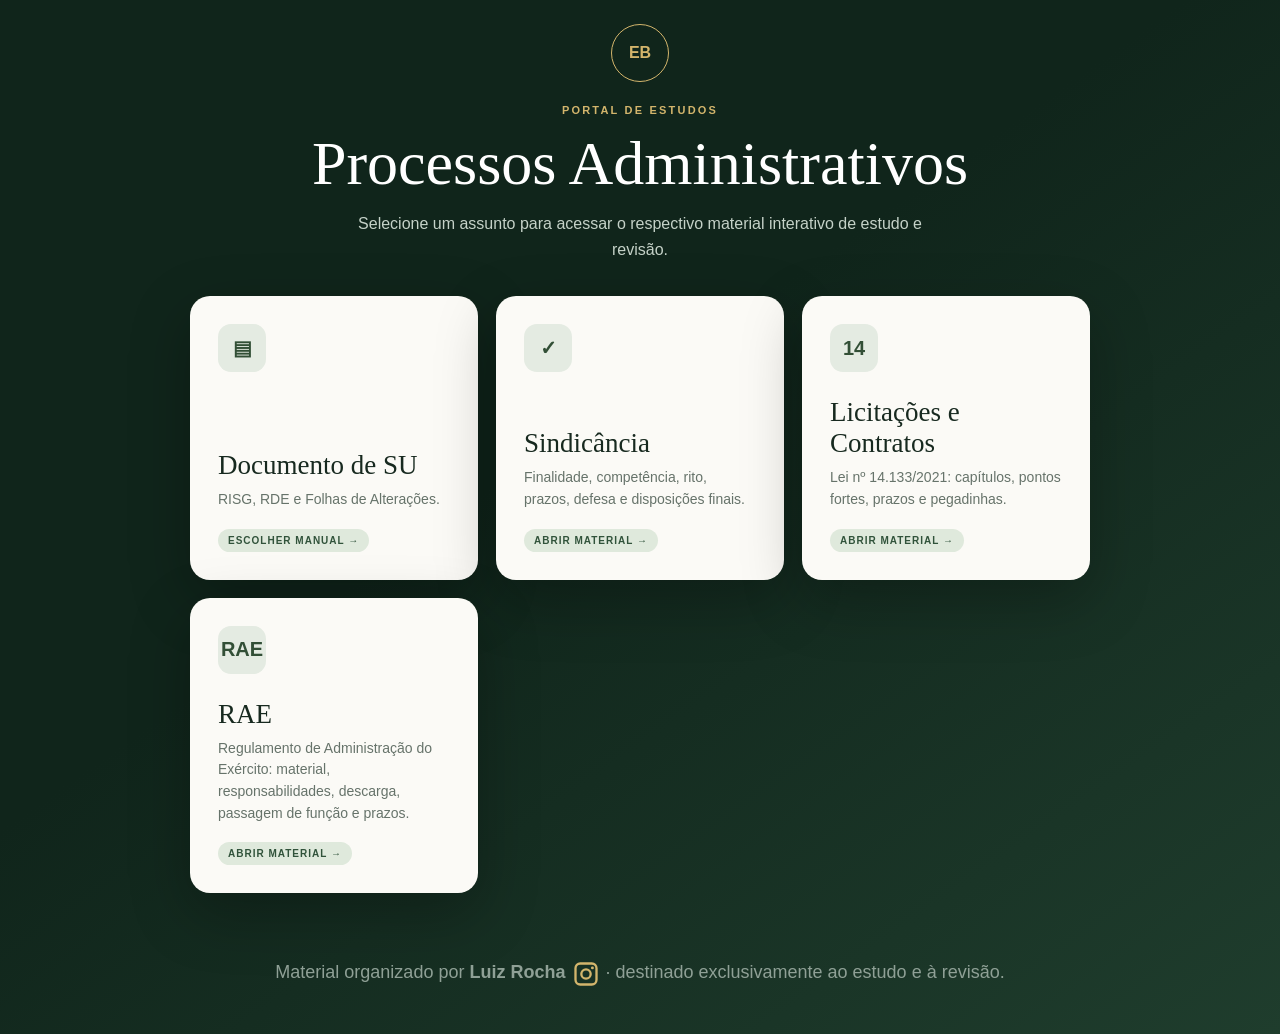
<file: index.html>
<!doctype html>
<html lang="pt-BR"><head><meta charset="utf-8"><meta name="viewport" content="width=device-width,initial-scale=1"><title>Portal de Estudos Administrativos</title><link rel="stylesheet" href="css/style.css"><style>:root{--green:#173025;--olive:#324f36;--gold:#d3b56c;--paper:#fbfaf6;--ink:#17291f;--muted:#66736a}body{min-height:100vh;background:linear-gradient(145deg,#10251b 0 43%,#1f3d2d 100%);color:#fff;display:grid;place-items:center;padding:24px}main{width:min(900px,100%)}header{text-align:center;margin-bottom:34px}.seal{width:58px;height:58px;border:1px solid var(--gold);border-radius:50%;display:grid;place-items:center;margin:0 auto 18px;color:var(--gold);font-weight:800}.eyebrow{font-size:11px;letter-spacing:.2em;color:var(--gold);font-weight:700}h1{font:clamp(34px,7vw,62px) Georgia,serif;margin:10px 0 12px}header p{color:#c5d2c8;line-height:1.6;margin:0 auto;max-width:580px}.options{display:grid;grid-template-columns:repeat(3,1fr);gap:18px}.option{min-height:245px;border-radius:20px;padding:28px;display:flex;flex-direction:column;text-decoration:none;transition:.2s;background:var(--paper);color:var(--ink);box-shadow:0 20px 60px #0004}.icon{width:48px;height:48px;border-radius:13px;display:grid;place-items:center;font-size:20px;font-weight:bold;margin-bottom:auto;background:#e4ebe2;color:var(--olive)}.option h2{font:27px Georgia,serif;margin:25px 0 8px}.option p{line-height:1.55;margin:0;font-size:14px;color:var(--muted)}.option:hover{transform:translateY(-5px);box-shadow:0 25px 65px #0006}.status{align-self:flex-start;margin-top:18px;padding:6px 10px;background:#dfe9dc;border-radius:30px;color:#31533b;font-size:10px;font-weight:bold;letter-spacing:.1em}footer{text-align:center;color:#8fa096;font-size:18px;margin-top:42px;padding:22px 12px;line-height:1.7}.instagram{display:inline-flex;align-items:center;justify-content:center;margin-left:7px;color:var(--gold);vertical-align:middle;transition:.2s}.instagram:hover{transform:translateY(-2px);color:#fff}.instagram svg{width:28px;height:28px;fill:currentColor}@media(max-width:700px){body{min-height:100dvh;display:block;padding:max(18px,env(safe-area-inset-top)) 16px max(18px,env(safe-area-inset-bottom));background:linear-gradient(180deg,#10251b,#1f3d2d)}main{max-width:520px;margin:auto}header{text-align:left;margin:0 0 24px;padding:8px 2px 0;display:grid;grid-template-columns:48px 1fr;column-gap:13px;align-items:center}.seal{width:48px;height:48px;margin:0;grid-row:1/3}.eyebrow{font-size:9px;align-self:end}h1{font-size:30px;line-height:1.05;margin:4px 0 0;align-self:start}header p{grid-column:1/-1;font-size:13px;line-height:1.45;margin:14px 0 0}.options{grid-template-columns:1fr;gap:12px}.option{min-height:0;border-radius:16px;padding:17px;display:grid;grid-template-columns:44px 1fr;grid-template-rows:auto auto auto;column-gap:14px;align-items:center}.icon{width:44px;height:44px;border-radius:11px;font-size:16px;margin:0;grid-row:1/3}.option h2{font-size:22px;line-height:1.1;margin:0 0 5px}.option p{font-size:12px;line-height:1.4}.status{grid-column:2;margin-top:11px;padding:5px 9px;font-size:9px}.option:hover{transform:none}footer{margin-top:32px;font-size:16px;padding:18px 10px}}</style></head><body><main><header><div class="seal">EB</div><span class="eyebrow">PORTAL DE ESTUDOS</span><h1>Processos Administrativos</h1><p>Selecione um assunto para acessar o respectivo material interativo de estudo e revisão.</p></header><section class="options"><a class="option" href="documento-su.html"><div class="icon">▤</div><h2>Documento de SU</h2><p>RISG, RDE e Folhas de Alterações.</p><span class="status">ESCOLHER MANUAL →</span></a><a class="option" href="sindicancia.html"><div class="icon">✓</div><h2>Sindicância</h2><p>Finalidade, competência, rito, prazos, defesa e disposições finais.</p><span class="status">ABRIR MATERIAL →</span></a><a class="option" href="licitacoes-contratos.html"><div class="icon">14</div><h2>Licitações e Contratos</h2><p>Lei nº 14.133/2021: capítulos, pontos fortes, prazos e pegadinhas.</p><span class="status">ABRIR MATERIAL →</span></a><a class="option" href="rae.html"><div class="icon">RAE</div><h2>RAE</h2><p>Regulamento de Administração do Exército: material, responsabilidades, descarga, passagem de função e prazos.</p><span class="status">ABRIR MATERIAL →</span></a></section><footer>Material organizado por <strong>Luiz Rocha</strong><a class="instagram" href="https://www.instagram.com/luizgsrocha/" target="_blank" rel="noopener noreferrer" aria-label="Instagram de Luiz Rocha" title="@luizgsrocha"><svg viewBox="0 0 24 24" aria-hidden="true"><path d="M7 2h10a5 5 0 0 1 5 5v10a5 5 0 0 1-5 5H7a5 5 0 0 1-5-5V7a5 5 0 0 1 5-5Zm0 2a3 3 0 0 0-3 3v10a3 3 0 0 0 3 3h10a3 3 0 0 0 3-3V7a3 3 0 0 0-3-3H7Zm10.5 1.5a1.25 1.25 0 1 1 0 2.5 1.25 1.25 0 0 1 0-2.5ZM12 7a5 5 0 1 1 0 10 5 5 0 0 1 0-10Zm0 2a3 3 0 1 0 0 6 3 3 0 0 0 0-6Z"/></svg></a> · destinado exclusivamente ao estudo e à revisão.</footer></main></body></html>
</file>
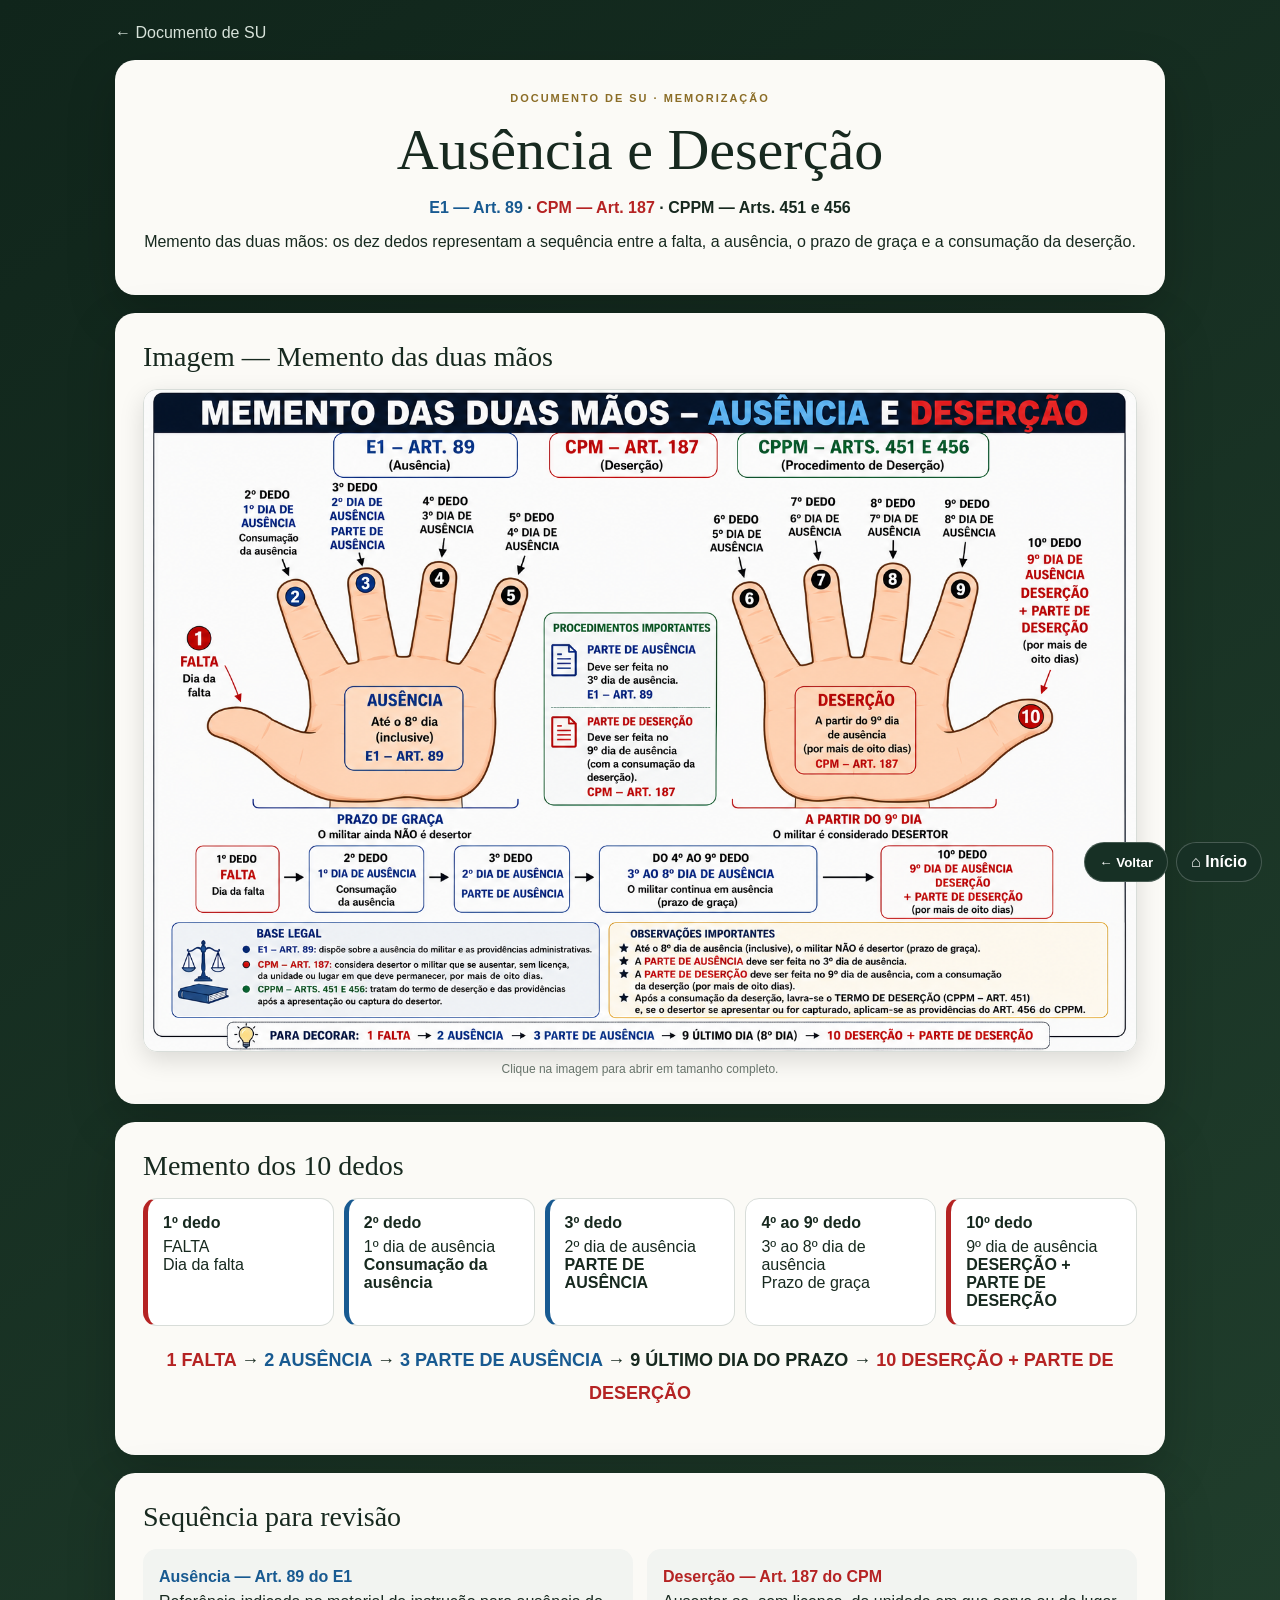
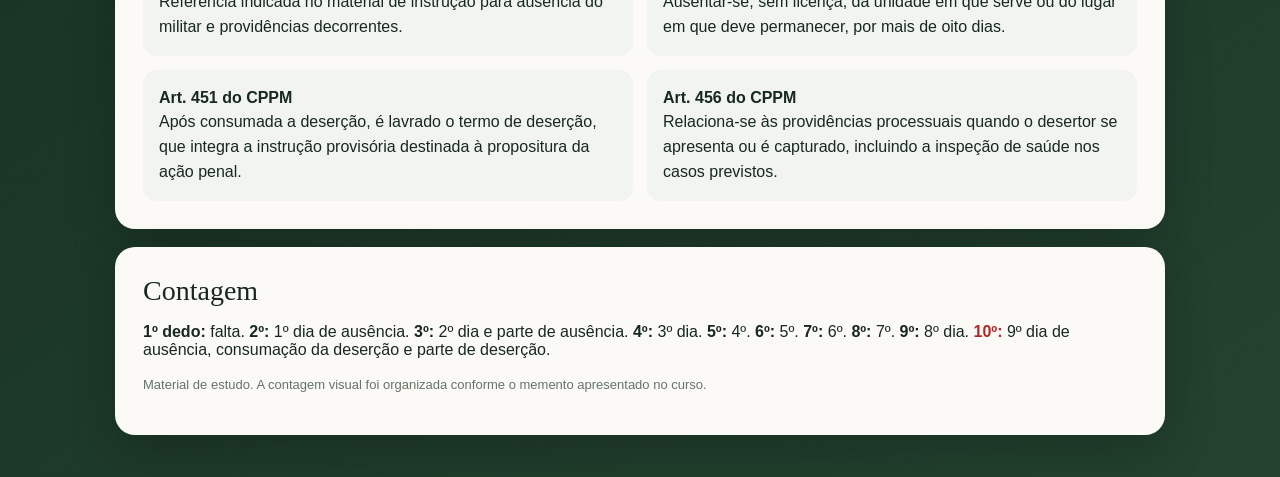
<file: desercao.html>
<!doctype html>
<html lang="pt-BR">
<head>
<meta charset="utf-8"><meta name="viewport" content="width=device-width,initial-scale=1">
<title>Ausência e Deserção — Documento de SU</title>
<style>
:root{--green:#173025;--gold:#d3b56c;--paper:#fbfaf6;--ink:#17291f;--blue:#185a91;--red:#b52323;--muted:#66736a}*{box-sizing:border-box}body{margin:0;background:linear-gradient(145deg,#10251b,#23422f);font-family:Arial,sans-serif;color:var(--ink);padding:24px}.wrap{width:min(1050px,100%);margin:auto}.back{color:#d7e2da;text-decoration:none;display:inline-block;margin-bottom:18px}.hero,.card{background:var(--paper);border-radius:20px;padding:28px;box-shadow:0 18px 50px #0003;margin-bottom:18px}.hero{text-align:center}.eyebrow{font-size:11px;letter-spacing:.18em;color:#8b6d27;font-weight:800}h1{font:clamp(34px,6vw,58px) Georgia,serif;margin:10px 0}h2{font:28px Georgia,serif;margin:0 0 16px}.refs{font-weight:800}.blue{color:var(--blue)}.red{color:var(--red)}.timeline{display:grid;grid-template-columns:repeat(5,1fr);gap:10px}.step{border:1px solid #d8ddd9;border-radius:14px;padding:15px;background:white}.step strong{display:block;margin-bottom:6px}.key{border-left:5px solid var(--blue)}.danger{border-left:5px solid var(--red)}.legal{display:grid;grid-template-columns:repeat(2,1fr);gap:14px}.legal div{padding:16px;border-radius:14px;background:#f2f4f1;line-height:1.55}.mnemonic{font-weight:800;text-align:center;font-size:18px;line-height:1.8}.note{color:var(--muted);font-size:13px;line-height:1.5}.image-link{display:block;text-decoration:none}.imagem-memento{display:block;width:100%;height:auto;border-radius:14px;border:1px solid #d8ddd9;box-shadow:0 8px 24px #0002;transition:.2s}.image-link:hover .imagem-memento{transform:scale(1.01);box-shadow:0 12px 30px #0003}.image-caption{text-align:center;color:var(--muted);font-size:12px;margin:10px 0 0}.page-actions{position:fixed;right:18px;bottom:18px;display:flex;gap:8px}.page-actions a,.page-actions button{border:1px solid #ffffff35;background:#173025;color:white;text-decoration:none;border-radius:30px;padding:10px 14px;font-weight:700;cursor:pointer}@media(max-width:700px){body{padding:15px}.hero,.card{padding:20px;border-radius:16px}.timeline,.legal{grid-template-columns:1fr}.page-actions{right:10px;bottom:10px}}
</style></head>
<body><nav class="page-actions"><button onclick="history.back()">← Voltar</button><a href="index.html">⌂ Início</a></nav><main class="wrap">
<a class="back" href="documento-su.html">← Documento de SU</a>
<section class="hero"><span class="eyebrow">DOCUMENTO DE SU · MEMORIZAÇÃO</span><h1>Ausência e Deserção</h1><p class="refs"><span class="blue">E1 — Art. 89</span> · <span class="red">CPM — Art. 187</span> · CPPM — Arts. 451 e 456</p><p>Memento das duas mãos: os dez dedos representam a sequência entre a falta, a ausência, o prazo de graça e a consumação da deserção.</p></section>
<section class="card"><h2>Imagem — Memento das duas mãos</h2><a class="image-link" href="desercao-memento.png" target="_blank" rel="noopener" title="Abrir imagem em tamanho completo"><img src="desercao-memento.png" alt="Memento das duas mãos — Ausência e Deserção" class="imagem-memento"></a><p class="image-caption">Clique na imagem para abrir em tamanho completo.</p></section>
<section class="card"><h2>Memento dos 10 dedos</h2><div class="timeline">
<div class="step danger"><strong>1º dedo</strong>FALTA<br>Dia da falta</div><div class="step key"><strong>2º dedo</strong>1º dia de ausência<br><b>Consumação da ausência</b></div><div class="step key"><strong>3º dedo</strong>2º dia de ausência<br><b>PARTE DE AUSÊNCIA</b></div><div class="step"><strong>4º ao 9º dedo</strong>3º ao 8º dia de ausência<br>Prazo de graça</div><div class="step danger"><strong>10º dedo</strong>9º dia de ausência<br><b>DESERÇÃO + PARTE DE DESERÇÃO</b></div></div>
<p class="mnemonic"><span class="red">1 FALTA</span> → <span class="blue">2 AUSÊNCIA</span> → <span class="blue">3 PARTE DE AUSÊNCIA</span> → 9 ÚLTIMO DIA DO PRAZO → <span class="red">10 DESERÇÃO + PARTE DE DESERÇÃO</span></p></section>
<section class="card"><h2>Sequência para revisão</h2><div class="legal"><div><b class="blue">Ausência — Art. 89 do E1</b><br>Referência indicada no material de instrução para ausência do militar e providências decorrentes.</div><div><b class="red">Deserção — Art. 187 do CPM</b><br>Ausentar-se, sem licença, da unidade em que serve ou do lugar em que deve permanecer, por mais de oito dias.</div><div><b>Art. 451 do CPPM</b><br>Após consumada a deserção, é lavrado o termo de deserção, que integra a instrução provisória destinada à propositura da ação penal.</div><div><b>Art. 456 do CPPM</b><br>Relaciona-se às providências processuais quando o desertor se apresenta ou é capturado, incluindo a inspeção de saúde nos casos previstos.</div></div></section>
<section class="card"><h2>Contagem</h2><p><b>1º dedo:</b> falta. <b>2º:</b> 1º dia de ausência. <b>3º:</b> 2º dia e parte de ausência. <b>4º:</b> 3º dia. <b>5º:</b> 4º. <b>6º:</b> 5º. <b>7º:</b> 6º. <b>8º:</b> 7º. <b>9º:</b> 8º dia. <b class="red">10º:</b> 9º dia de ausência, consumação da deserção e parte de deserção.</p><p class="note">Material de estudo. A contagem visual foi organizada conforme o memento apresentado no curso.</p></section>
</main></body></html>
</file>
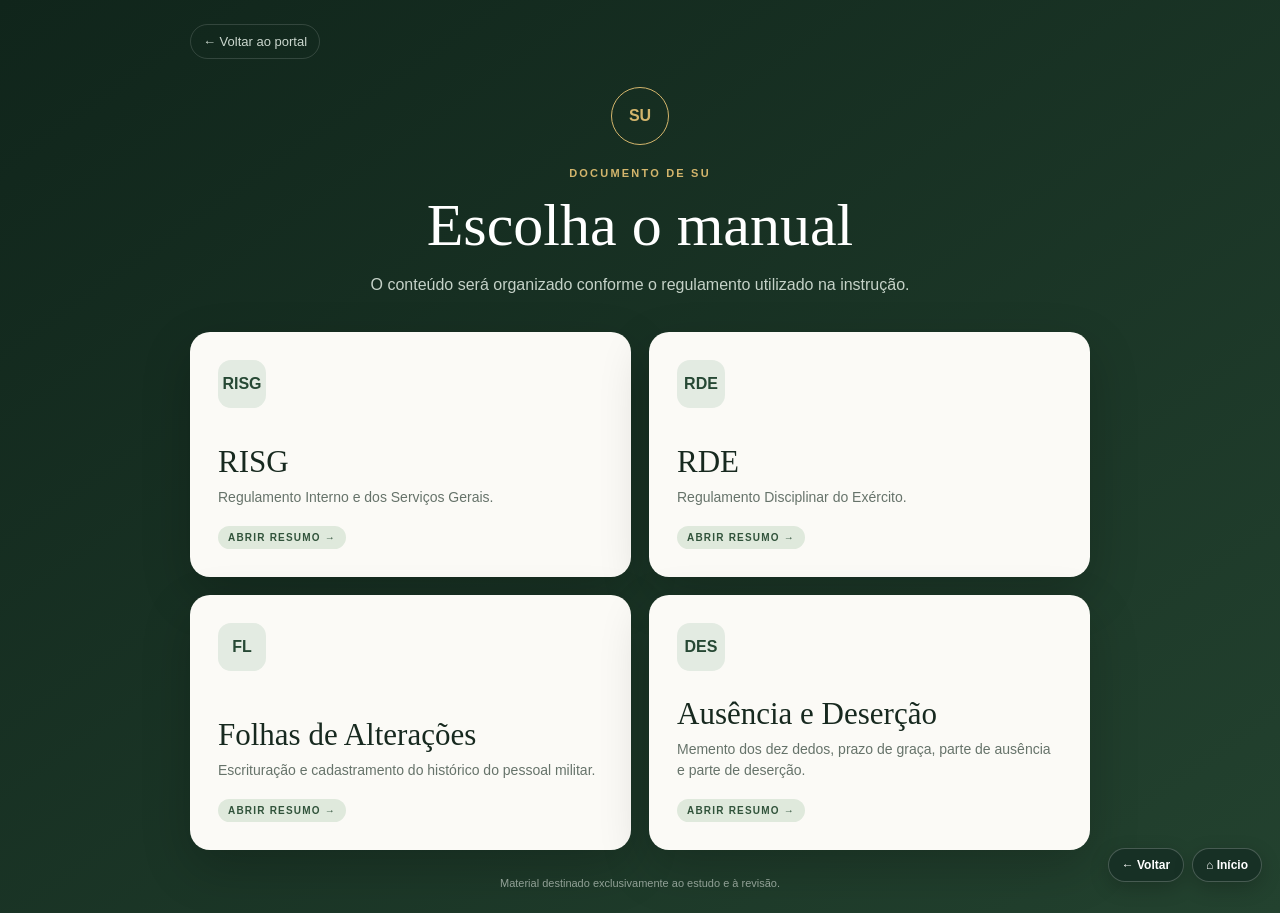
<file: documento-su.html>
<!doctype html>
<html lang="pt-BR">
<head>
<meta charset="utf-8">
<meta name="viewport" content="width=device-width,initial-scale=1">
<title>Documento de SU — RISG e RDE</title>
<link rel="stylesheet" href="css/style.css">
<style>
:root{--green:#173025;--green2:#264834;--gold:#d3b56c;--paper:#fbfaf6;--ink:#17291f;--muted:#66736a}body{min-height:100vh;background:linear-gradient(145deg,#10251b,#23422f);color:#fff;display:grid;place-items:center;padding:24px}main{width:min(900px,100%)}.back{display:inline-flex;align-items:center;gap:8px;color:#cbd7ce;text-decoration:none;font-size:13px;margin-bottom:28px;padding:9px 12px;border:1px solid #ffffff24;border-radius:30px}header{text-align:center;margin-bottom:34px}.seal{width:58px;height:58px;border:1px solid var(--gold);border-radius:50%;display:grid;place-items:center;margin:0 auto 18px;color:var(--gold);font-weight:800}.eyebrow{font-size:11px;letter-spacing:.2em;color:var(--gold);font-weight:700}h1{font:clamp(36px,7vw,60px) Georgia,serif;margin:10px 0 12px}header p{max-width:610px;margin:auto;color:#c5d2c8;line-height:1.6}.options{display:grid;grid-template-columns:repeat(2,1fr);gap:18px}.card{min-height:245px;text-decoration:none;padding:28px;border-radius:20px;background:var(--paper);color:var(--ink);box-shadow:0 18px 50px #0003;display:flex;flex-direction:column}.icon{width:48px;height:48px;border-radius:13px;background:#e3ebe2;color:var(--green2);display:grid;place-items:center;font-weight:800;font-size:16px;margin-bottom:auto}.card h2{font:31px Georgia,serif;margin:25px 0 7px}.card p{font-size:14px;line-height:1.5;color:var(--muted);margin:0}.status{align-self:flex-start;margin-top:18px;padding:6px 10px;border-radius:30px;background:#dfe9dc;color:#31533b;font-size:10px;font-weight:bold;letter-spacing:.12em}footer{text-align:center;color:#91a096;font-size:11px;margin-top:27px}a.card{transition:.2s}a.card:hover{transform:translateY(-4px)}.page-actions{position:fixed;right:18px;bottom:18px;z-index:20}.page-actions a,.page-actions button{box-shadow:0 6px 20px #0003}@media(max-width:650px){body{min-height:100dvh;display:block;padding:max(16px,env(safe-area-inset-top)) 16px max(18px,env(safe-area-inset-bottom));background:linear-gradient(180deg,#10251b,#23422f)}main{max-width:520px;margin:auto}.back{margin-bottom:20px}header{text-align:left;margin:0 0 23px;display:grid;grid-template-columns:48px 1fr;gap:0 13px;align-items:center}.seal{width:48px;height:48px;margin:0;grid-row:1/3}.eyebrow{font-size:9px;align-self:end}h1{font-size:31px;line-height:1.05;margin:4px 0 0;align-self:start}header p{grid-column:1/-1;font-size:13px;line-height:1.45;margin-top:14px}.options{grid-template-columns:1fr;gap:12px}.card{min-height:0;padding:17px;border-radius:16px;display:grid;grid-template-columns:44px 1fr;grid-template-rows:auto auto auto;column-gap:14px;align-items:center}.icon{width:44px;height:44px;margin:0;grid-row:1/3}.card h2{font-size:23px;margin:0 0 5px}.card p{font-size:12px}.status{grid-column:2;margin-top:11px;padding:5px 9px;font-size:9px}.page-actions{right:12px;bottom:max(12px,env(safe-area-inset-bottom))}}
</style></head>
<body><nav class="page-actions" aria-label="Navegação"><button type="button" onclick="history.back()">← Voltar</button><a href="index.html">⌂ Início</a></nav><main><a class="back" href="index.html">← Voltar ao portal</a><header><div class="seal">SU</div><span class="eyebrow">DOCUMENTO DE SU</span><h1>Escolha o manual</h1><p>O conteúdo será organizado conforme o regulamento utilizado na instrução.</p></header><section class="options"><a class="card" href="risg.html"><div class="icon">RISG</div><h2>RISG</h2><p>Regulamento Interno e dos Serviços Gerais.</p><span class="status">ABRIR RESUMO →</span></a><a class="card" href="rde.html"><div class="icon">RDE</div><h2>RDE</h2><p>Regulamento Disciplinar do Exército.</p><span class="status">ABRIR RESUMO →</span></a><a class="card" href="folhas-alteracoes.html"><div class="icon">FL</div><h2>Folhas de Alterações</h2><p>Escrituração e cadastramento do histórico do pessoal militar.</p><span class="status">ABRIR RESUMO →</span></a><a class="card" href="desercao.html"><div class="icon">DES</div><h2>Ausência e Deserção</h2><p>Memento dos dez dedos, prazo de graça, parte de ausência e parte de deserção.</p><span class="status">ABRIR RESUMO →</span></a></section><footer>Material destinado exclusivamente ao estudo e à revisão.</footer></main></body></html>
</file>
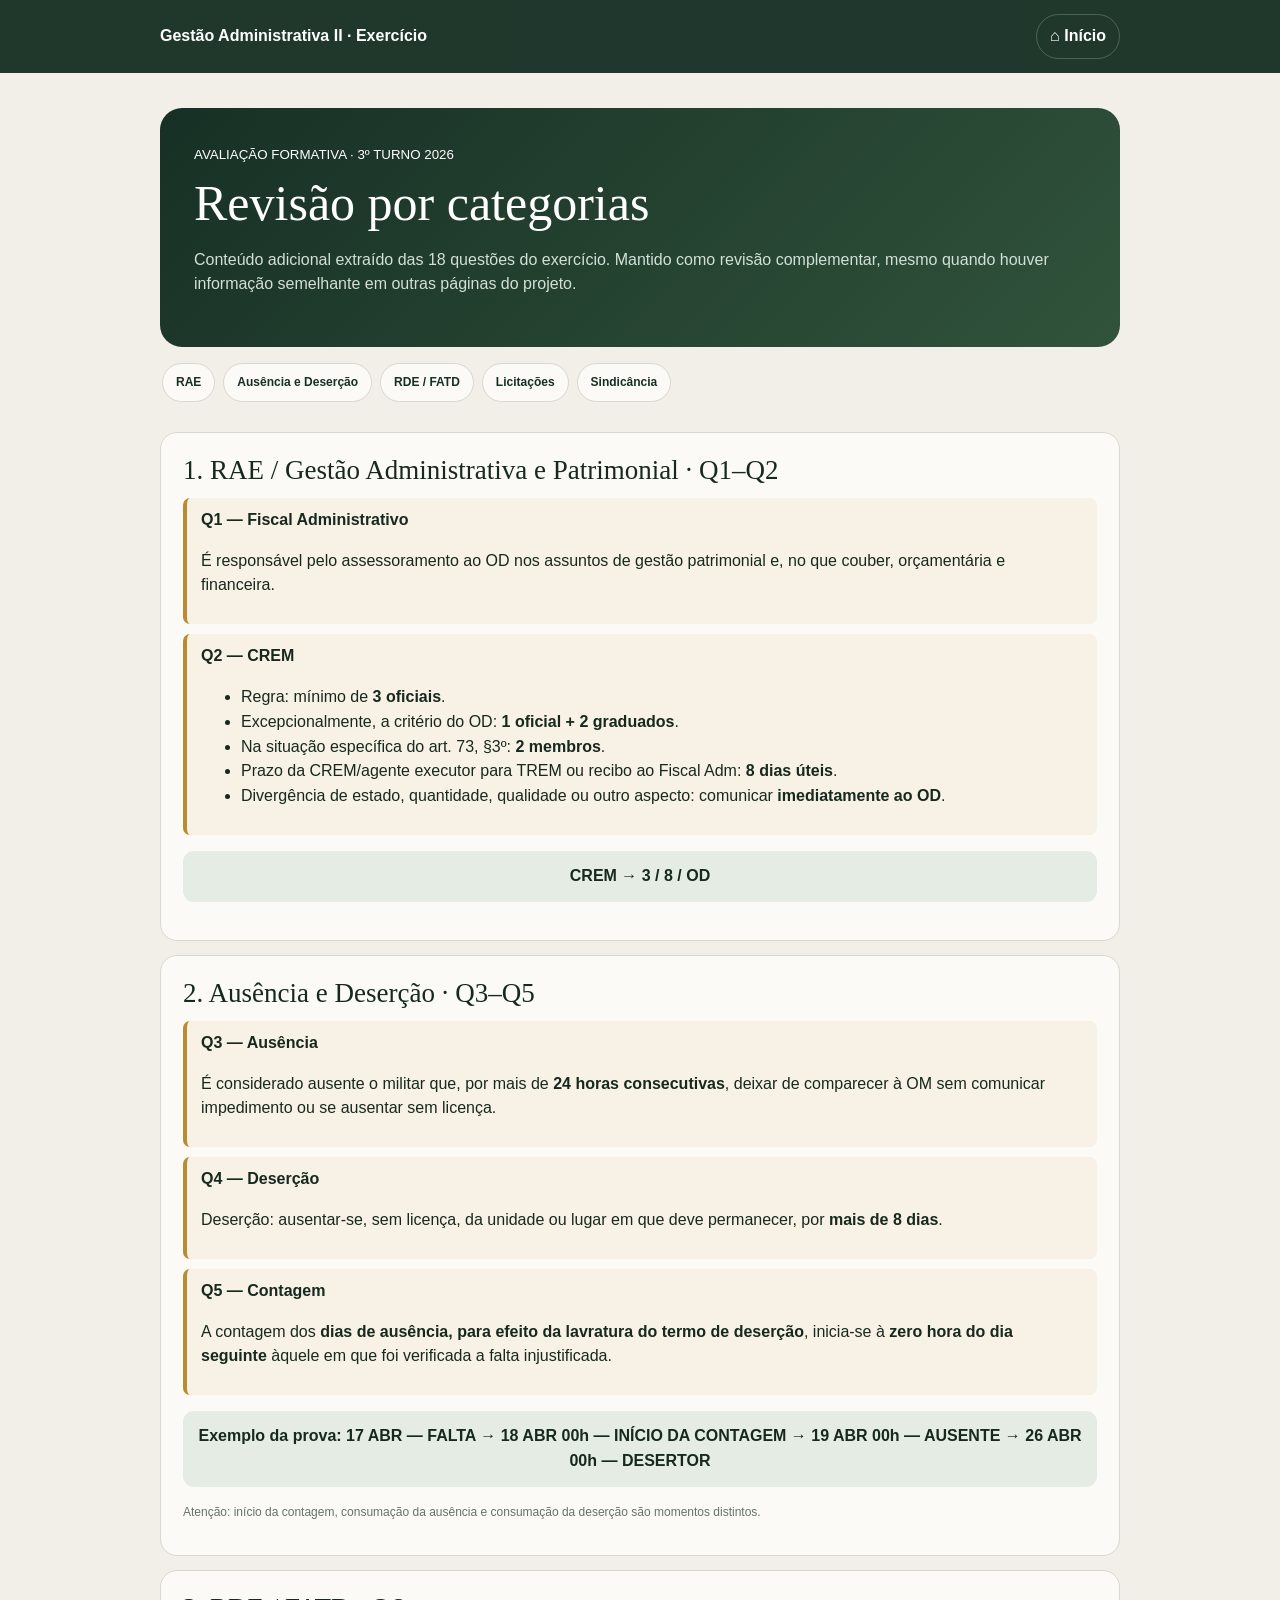
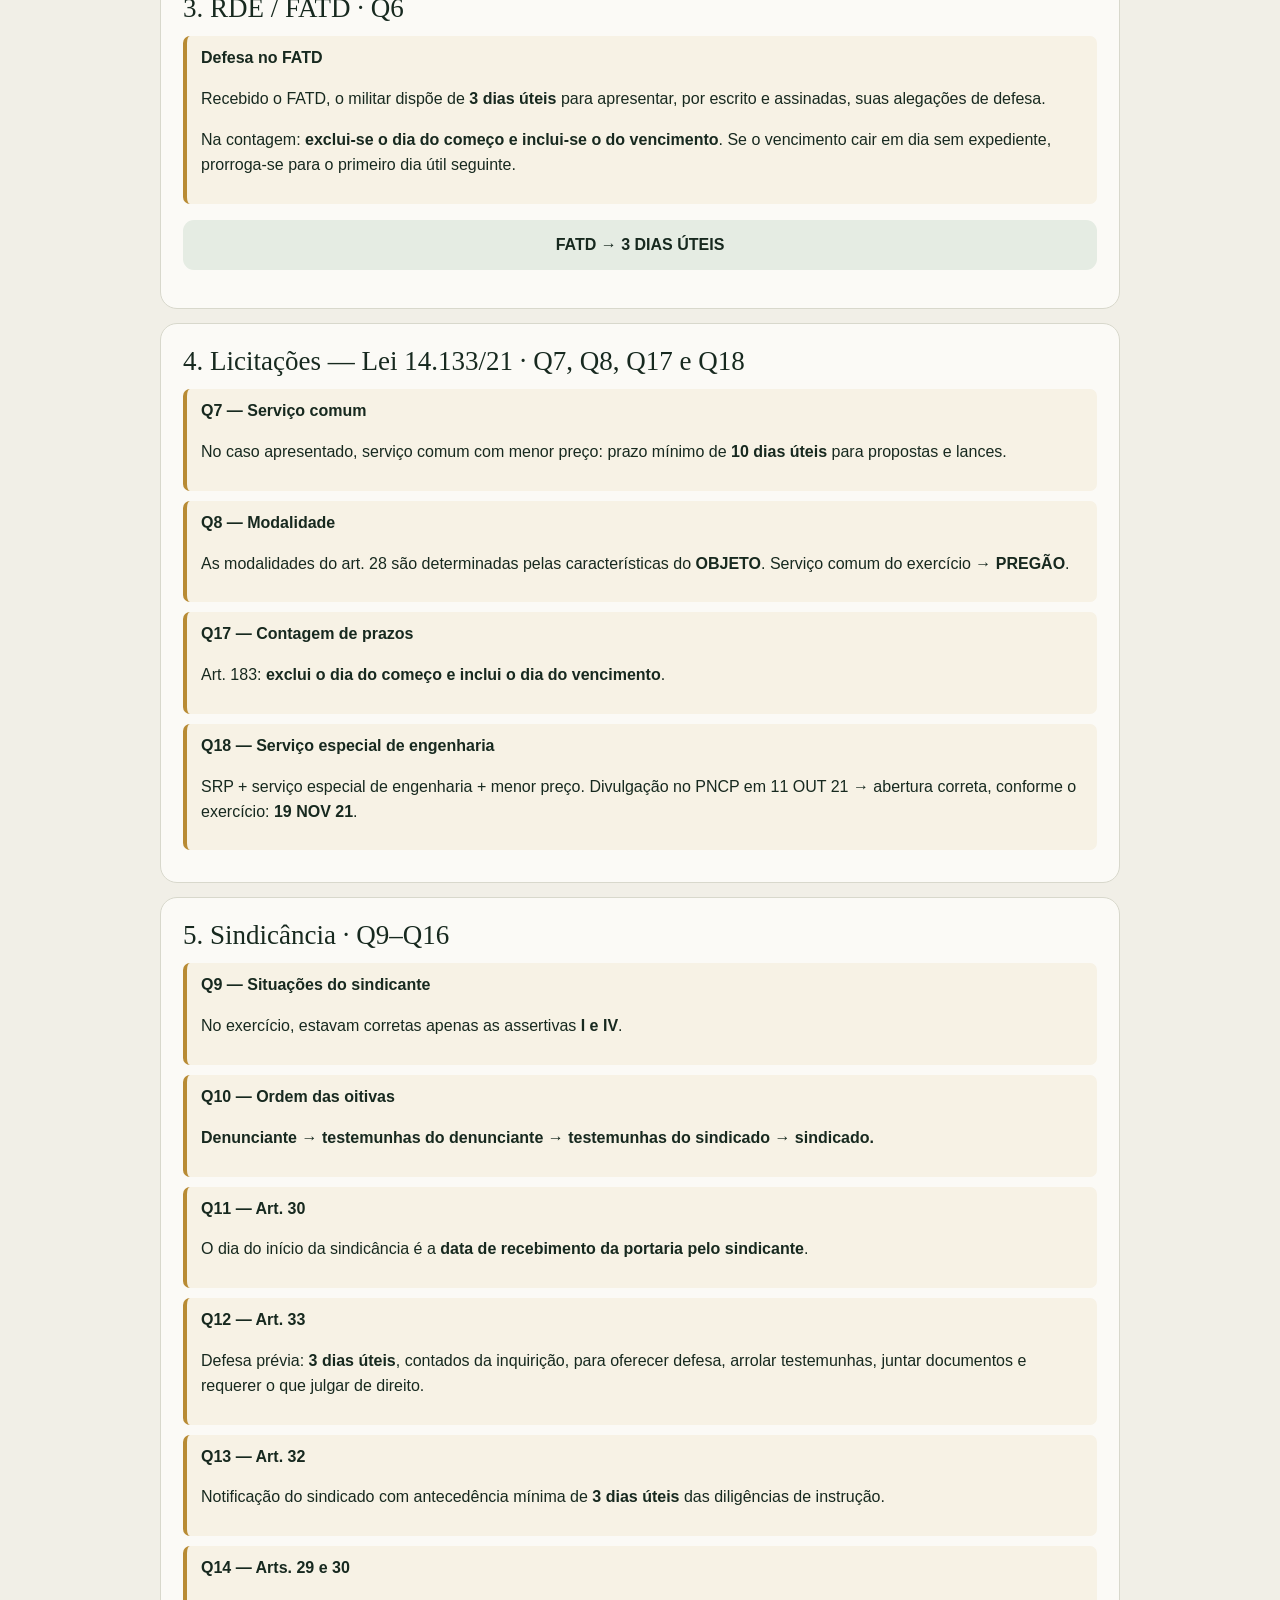
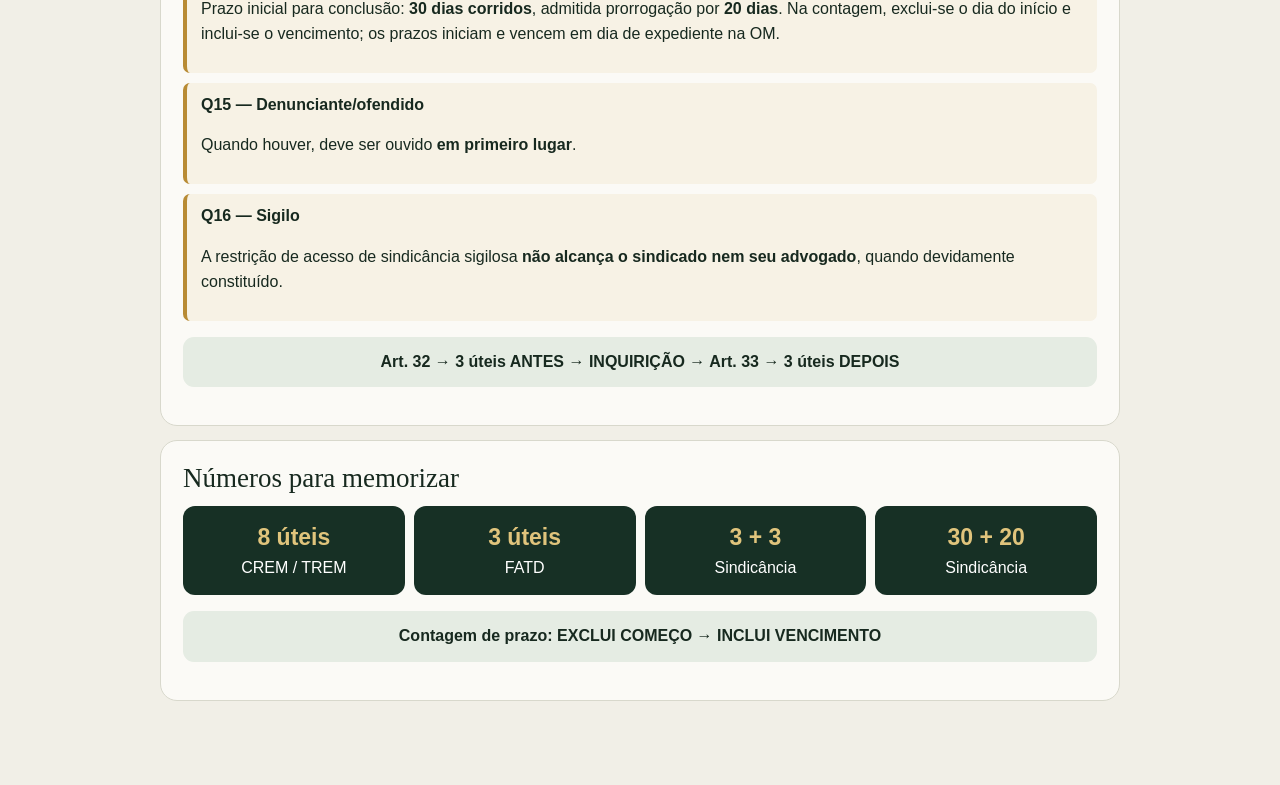
<file: exercicio-gestao-administrativa-ii.html>
<!doctype html>
<html lang="pt-BR"><head><meta charset="utf-8"><meta name="viewport" content="width=device-width,initial-scale=1"><title>Exercício — Gestão Administrativa II</title><style>:root{--g:#173025;--g2:#31533b;--bg:#f1efe7;--paper:#fbfaf6;--ink:#17291f;--muted:#66736a;--gold:#b88b34;--red:#a84a37;--line:#d8d8cc}*{box-sizing:border-box}html{scroll-behavior:smooth}body{margin:0;background:var(--bg);color:var(--ink);font-family:Arial,sans-serif;line-height:1.55}.top{position:sticky;top:0;z-index:10;background:#173025f5;color:#fff}.top-inner{max-width:1000px;margin:auto;padding:14px 20px;display:flex;justify-content:space-between;align-items:center}.top a{color:#fff;text-decoration:none;border:1px solid #ffffff35;border-radius:30px;padding:9px 13px;font-weight:700}main{max-width:1000px;margin:auto;padding:35px 20px 70px}.hero{background:linear-gradient(135deg,var(--g),var(--g2));color:#fff;border-radius:22px;padding:34px}.hero h1{font:clamp(32px,6vw,50px) Georgia,serif;margin:7px 0}.hero p{color:#d4dfd7}.toc{display:flex;gap:8px;overflow:auto;padding:16px 2px}.toc a{white-space:nowrap;text-decoration:none;color:var(--g);background:var(--paper);border:1px solid var(--line);border-radius:30px;padding:9px 13px;font-size:12px;font-weight:700}.card{scroll-margin-top:90px;background:var(--paper);border:1px solid var(--line);border-radius:17px;padding:22px;margin:14px 0}.card h2{font:27px Georgia,serif;margin:0 0 12px}.q{border-left:4px solid var(--gold);padding:10px 14px;margin:10px 0;background:#f7f2e5;border-radius:7px}.key{font-weight:800;color:var(--g2)}.flow{font-weight:800;text-align:center;background:#e5ece3;padding:13px;border-radius:11px}.warn{background:#f4e7e3;border-left-color:var(--red)}.numbers{display:grid;grid-template-columns:repeat(4,1fr);gap:9px}.number{background:var(--g);color:#fff;border-radius:12px;padding:14px;text-align:center}.number strong{display:block;color:#e0c47c;font-size:23px}.note{color:var(--muted);font-size:12px}@media(max-width:700px){main{padding:22px 14px 50px}.hero{padding:24px 20px}.numbers{grid-template-columns:repeat(2,1fr)}}</style></head><body><header class="top"><div class="top-inner"><b>Gestão Administrativa II · Exercício</b><a href="index.html">⌂ Início</a></div></header><main><section class="hero"><small>AVALIAÇÃO FORMATIVA · 3º TURNO 2026</small><h1>Revisão por categorias</h1><p>Conteúdo adicional extraído das 18 questões do exercício. Mantido como revisão complementar, mesmo quando houver informação semelhante em outras páginas do projeto.</p></section><nav class="toc"><a href="#rae">RAE</a><a href="#desercao">Ausência e Deserção</a><a href="#rde">RDE / FATD</a><a href="#licitacoes">Licitações</a><a href="#sindicancia">Sindicância</a></nav>
<section class="card" id="rae"><h2>1. RAE / Gestão Administrativa e Patrimonial · Q1–Q2</h2><div class="q"><b>Q1 — Fiscal Administrativo</b><p>É responsável pelo assessoramento ao OD nos assuntos de gestão patrimonial e, no que couber, orçamentária e financeira.</p></div><div class="q"><b>Q2 — CREM</b><ul><li>Regra: mínimo de <b>3 oficiais</b>.</li><li>Excepcionalmente, a critério do OD: <b>1 oficial + 2 graduados</b>.</li><li>Na situação específica do art. 73, §3º: <b>2 membros</b>.</li><li>Prazo da CREM/agente executor para TREM ou recibo ao Fiscal Adm: <b>8 dias úteis</b>.</li><li>Divergência de estado, quantidade, qualidade ou outro aspecto: comunicar <b>imediatamente ao OD</b>.</li></ul></div><p class="flow">CREM → 3 / 8 / OD</p></section>
<section class="card" id="desercao"><h2>2. Ausência e Deserção · Q3–Q5</h2><div class="q"><b>Q3 — Ausência</b><p>É considerado ausente o militar que, por mais de <b>24 horas consecutivas</b>, deixar de comparecer à OM sem comunicar impedimento ou se ausentar sem licença.</p></div><div class="q"><b>Q4 — Deserção</b><p>Deserção: ausentar-se, sem licença, da unidade ou lugar em que deve permanecer, por <b>mais de 8 dias</b>.</p></div><div class="q"><b>Q5 — Contagem</b><p>A contagem dos <b>dias de ausência, para efeito da lavratura do termo de deserção</b>, inicia-se à <b>zero hora do dia seguinte</b> àquele em que foi verificada a falta injustificada.</p></div><p class="flow">Exemplo da prova: 17 ABR — FALTA → 18 ABR 00h — INÍCIO DA CONTAGEM → 19 ABR 00h — AUSENTE → 26 ABR 00h — DESERTOR</p><p class="note">Atenção: início da contagem, consumação da ausência e consumação da deserção são momentos distintos.</p></section>
<section class="card" id="rde"><h2>3. RDE / FATD · Q6</h2><div class="q"><b>Defesa no FATD</b><p>Recebido o FATD, o militar dispõe de <b>3 dias úteis</b> para apresentar, por escrito e assinadas, suas alegações de defesa.</p><p>Na contagem: <b>exclui-se o dia do começo e inclui-se o do vencimento</b>. Se o vencimento cair em dia sem expediente, prorroga-se para o primeiro dia útil seguinte.</p></div><p class="flow">FATD → 3 DIAS ÚTEIS</p></section>
<section class="card" id="licitacoes"><h2>4. Licitações — Lei 14.133/21 · Q7, Q8, Q17 e Q18</h2><div class="q"><b>Q7 — Serviço comum</b><p>No caso apresentado, serviço comum com menor preço: prazo mínimo de <b>10 dias úteis</b> para propostas e lances.</p></div><div class="q"><b>Q8 — Modalidade</b><p>As modalidades do art. 28 são determinadas pelas características do <b>OBJETO</b>. Serviço comum do exercício → <b>PREGÃO</b>.</p></div><div class="q"><b>Q17 — Contagem de prazos</b><p>Art. 183: <b>exclui o dia do começo e inclui o dia do vencimento</b>.</p></div><div class="q"><b>Q18 — Serviço especial de engenharia</b><p>SRP + serviço especial de engenharia + menor preço. Divulgação no PNCP em 11 OUT 21 → abertura correta, conforme o exercício: <b>19 NOV 21</b>.</p></div></section>
<section class="card" id="sindicancia"><h2>5. Sindicância · Q9–Q16</h2><div class="q"><b>Q9 — Situações do sindicante</b><p>No exercício, estavam corretas apenas as assertivas <b>I e IV</b>.</p></div><div class="q"><b>Q10 — Ordem das oitivas</b><p><b>Denunciante → testemunhas do denunciante → testemunhas do sindicado → sindicado.</b></p></div><div class="q"><b>Q11 — Art. 30</b><p>O dia do início da sindicância é a <b>data de recebimento da portaria pelo sindicante</b>.</p></div><div class="q"><b>Q12 — Art. 33</b><p>Defesa prévia: <b>3 dias úteis</b>, contados da inquirição, para oferecer defesa, arrolar testemunhas, juntar documentos e requerer o que julgar de direito.</p></div><div class="q"><b>Q13 — Art. 32</b><p>Notificação do sindicado com antecedência mínima de <b>3 dias úteis</b> das diligências de instrução.</p></div><div class="q"><b>Q14 — Arts. 29 e 30</b><p>Prazo inicial para conclusão: <b>30 dias corridos</b>, admitida prorrogação por <b>20 dias</b>. Na contagem, exclui-se o dia do início e inclui-se o vencimento; os prazos iniciam e vencem em dia de expediente na OM.</p></div><div class="q"><b>Q15 — Denunciante/ofendido</b><p>Quando houver, deve ser ouvido <b>em primeiro lugar</b>.</p></div><div class="q"><b>Q16 — Sigilo</b><p>A restrição de acesso de sindicância sigilosa <b>não alcança o sindicado nem seu advogado</b>, quando devidamente constituído.</p></div><p class="flow">Art. 32 → 3 úteis ANTES → INQUIRIÇÃO → Art. 33 → 3 úteis DEPOIS</p></section>
<section class="card"><h2>Números para memorizar</h2><div class="numbers"><div class="number"><strong>8 úteis</strong>CREM / TREM</div><div class="number"><strong>3 úteis</strong>FATD</div><div class="number"><strong>3 + 3</strong>Sindicância</div><div class="number"><strong>30 + 20</strong>Sindicância</div></div><p class="flow">Contagem de prazo: EXCLUI COMEÇO → INCLUI VENCIMENTO</p></section></main></body></html>
</file>
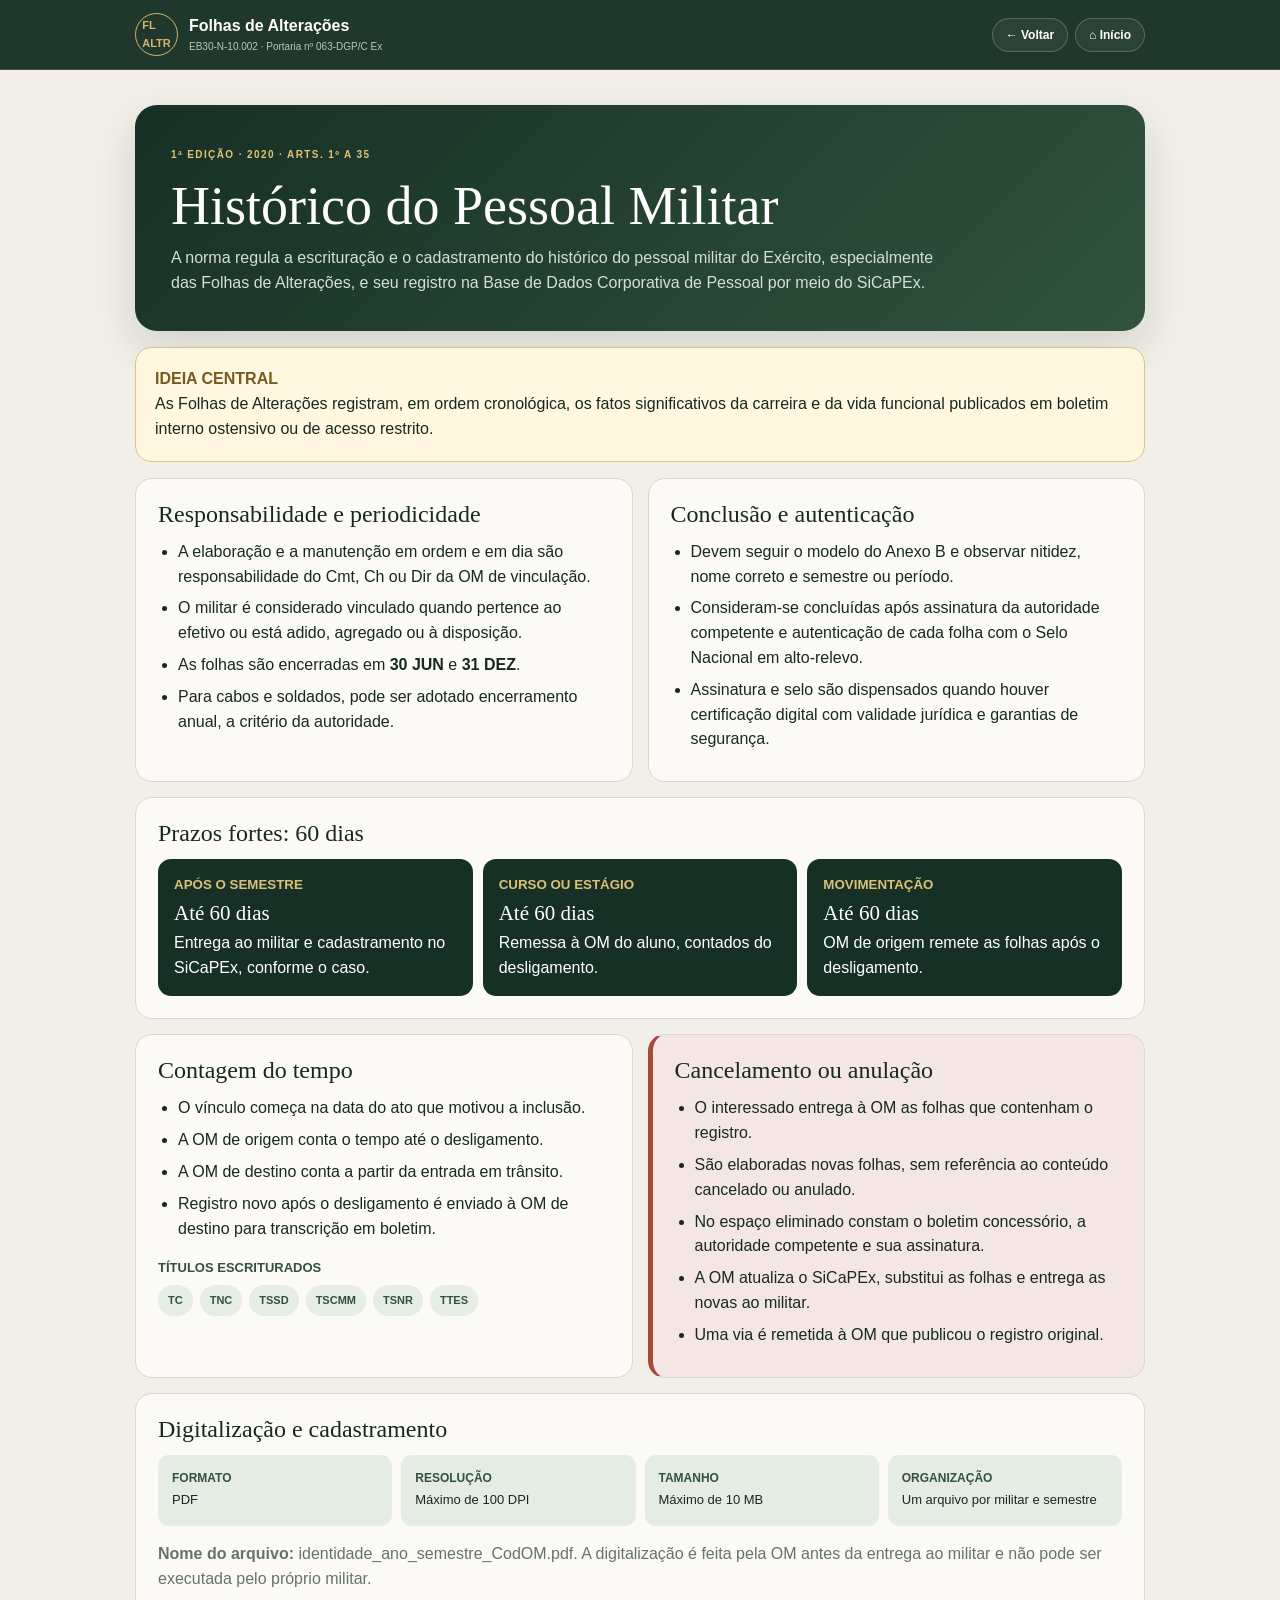
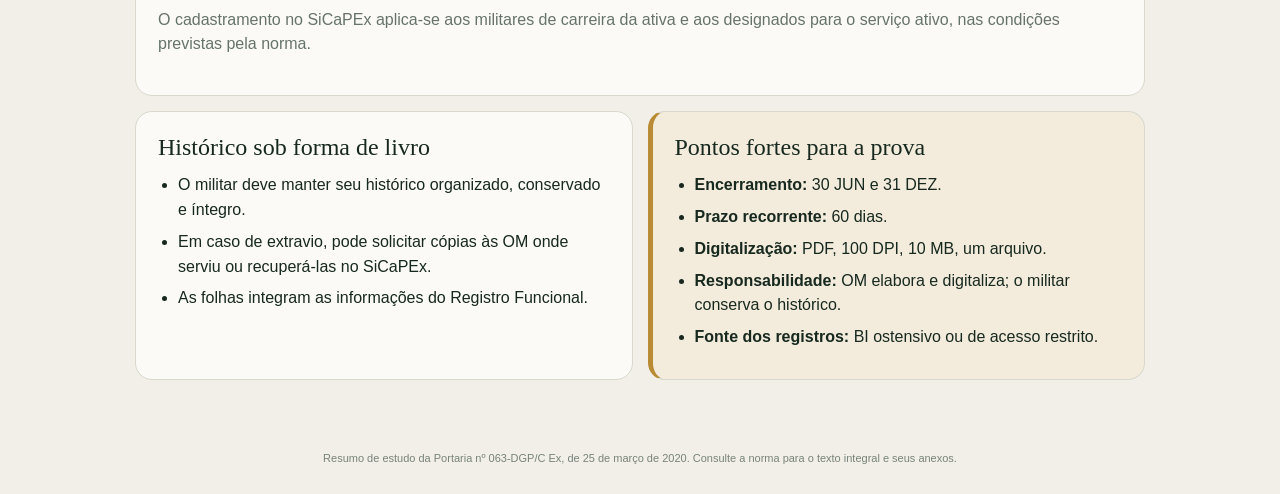
<file: folhas-alteracoes.html>
<!doctype html>
<html lang="pt-BR">
<head>
<meta charset="utf-8"><meta name="viewport" content="width=device-width,initial-scale=1">
<title>Folhas de Alterações — Portaria nº 063-DGP/C Ex</title>
<style>
:root{--g:#173025;--g2:#31533b;--bg:#f1efe7;--paper:#fbfaf6;--ink:#17291f;--muted:#66736a;--gold:#b88b34;--red:#a84a37;--line:#d8d8cc}
*{box-sizing:border-box}html{scroll-behavior:smooth}body{margin:0;background:var(--bg);color:var(--ink);font-family:Arial,sans-serif;line-height:1.55}
.top{position:sticky;top:0;z-index:10;background:#173025f5;color:#fff;border-bottom:1px solid #ffffff20}.top-in{max-width:1050px;margin:auto;padding:13px 20px;display:flex;align-items:center;justify-content:space-between;gap:12px}.brand{display:flex;align-items:center;gap:11px}.seal{width:43px;height:43px;border:1px solid #d3b56c;border-radius:50%;display:grid;place-items:center;color:#d3b56c;font-size:11px;font-weight:800}.brand b,.brand small{display:block}.brand small{font-size:10px;color:#b8c7bc}
.actions{display:flex;gap:7px}.actions a,.actions button{border:1px solid #ffffff35;background:#ffffff0d;color:#fff;text-decoration:none;border-radius:30px;padding:9px 13px;font:700 12px Arial;cursor:pointer}
main{max-width:1050px;margin:auto;padding:35px 20px 70px}.hero{padding:36px;border-radius:22px;background:linear-gradient(135deg,var(--g),var(--g2));color:#fff;box-shadow:0 18px 45px #17302524}.eyebrow{font-size:10px;letter-spacing:.14em;color:#e1c477;font-weight:800}.hero h1{font:clamp(34px,6vw,54px) Georgia,serif;margin:9px 0}.hero p{max-width:780px;color:#d5dfd7;margin:0}.summary{margin-top:16px;background:#fff7df;border:1px solid #dfc57e;border-radius:16px;padding:19px}.summary b{color:#765a20}
.grid{display:grid;grid-template-columns:1fr 1fr;gap:15px;margin-top:16px}.card{background:var(--paper);border:1px solid var(--line);border-radius:17px;padding:22px}.card h2{font:24px Georgia,serif;margin:0 0 12px}.card h3{font-size:13px;color:var(--g2);margin:17px 0 6px}.wide{grid-column:1/-1}.list{padding-left:20px;margin:0}.list li{margin:7px 0}.muted{color:var(--muted)}.deadline{display:grid;grid-template-columns:repeat(3,1fr);gap:10px}.pill{background:var(--g);color:#fff;border-radius:13px;padding:16px}.pill small{display:block;color:#dbc078;font-weight:800}.pill strong{display:block;font:21px Georgia,serif;margin:5px 0}
.specs{display:grid;grid-template-columns:repeat(4,1fr);gap:9px}.spec{background:#e5ece3;border-radius:11px;padding:14px}.spec b{display:block;color:var(--g2);font-size:12px}.spec span{font-size:13px}.cancel{border-left:5px solid var(--red);background:#f4e7e3}.exam{border-left:5px solid var(--gold);background:#f3ecdc}
.chips{display:flex;flex-wrap:wrap;gap:7px}.chip{background:#e6ede4;color:var(--g2);border-radius:30px;padding:7px 10px;font-size:11px;font-weight:700}
footer{text-align:center;color:#78837b;font-size:11px;padding:0 20px 27px}
@media(max-width:700px){.top-in{padding:10px 12px}.brand small{display:none}.actions button{display:none}.actions a{padding:9px 11px}.hero{padding:25px 20px;border-radius:17px}.hero h1{font-size:33px}.grid{grid-template-columns:1fr}.wide{grid-column:auto}.deadline{grid-template-columns:1fr}.specs{grid-template-columns:1fr 1fr}.card{padding:18px}main{padding:23px 14px 55px}}
@media(max-width:420px){.specs{grid-template-columns:1fr}.brand b{font-size:12px}}
</style>
</head>
<body>
<header class="top"><div class="top-in"><div class="brand"><div class="seal">FL<br>ALTR</div><div><b>Folhas de Alterações</b><small>EB30-N-10.002 · Portaria nº 063-DGP/C Ex</small></div></div><nav class="actions" aria-label="Navegação"><button onclick="history.back()">← Voltar</button><a href="index.html">⌂ Início</a></nav></div></header>
<main>
<section class="hero"><span class="eyebrow">1ª EDIÇÃO · 2020 · ARTS. 1º A 35</span><h1>Histórico do Pessoal Militar</h1><p>A norma regula a escrituração e o cadastramento do histórico do pessoal militar do Exército, especialmente das Folhas de Alterações, e seu registro na Base de Dados Corporativa de Pessoal por meio do SiCaPEx.</p></section>
<section class="summary"><b>IDEIA CENTRAL</b><br>As Folhas de Alterações registram, em ordem cronológica, os fatos significativos da carreira e da vida funcional publicados em boletim interno ostensivo ou de acesso restrito.</section>
<div class="grid">
<section class="card"><h2>Responsabilidade e periodicidade</h2><ul class="list"><li>A elaboração e a manutenção em ordem e em dia são responsabilidade do Cmt, Ch ou Dir da OM de vinculação.</li><li>O militar é considerado vinculado quando pertence ao efetivo ou está adido, agregado ou à disposição.</li><li>As folhas são encerradas em <b>30 JUN</b> e <b>31 DEZ</b>.</li><li>Para cabos e soldados, pode ser adotado encerramento anual, a critério da autoridade.</li></ul></section>
<section class="card"><h2>Conclusão e autenticação</h2><ul class="list"><li>Devem seguir o modelo do Anexo B e observar nitidez, nome correto e semestre ou período.</li><li>Consideram-se concluídas após assinatura da autoridade competente e autenticação de cada folha com o Selo Nacional em alto-relevo.</li><li>Assinatura e selo são dispensados quando houver certificação digital com validade jurídica e garantias de segurança.</li></ul></section>
<section class="card wide"><h2>Prazos fortes: 60 dias</h2><div class="deadline"><div class="pill"><small>APÓS O SEMESTRE</small><strong>Até 60 dias</strong><span>Entrega ao militar e cadastramento no SiCaPEx, conforme o caso.</span></div><div class="pill"><small>CURSO OU ESTÁGIO</small><strong>Até 60 dias</strong><span>Remessa à OM do aluno, contados do desligamento.</span></div><div class="pill"><small>MOVIMENTAÇÃO</small><strong>Até 60 dias</strong><span>OM de origem remete as folhas após o desligamento.</span></div></div></section>
<section class="card"><h2>Contagem do tempo</h2><ul class="list"><li>O vínculo começa na data do ato que motivou a inclusão.</li><li>A OM de origem conta o tempo até o desligamento.</li><li>A OM de destino conta a partir da entrada em trânsito.</li><li>Registro novo após o desligamento é enviado à OM de destino para transcrição em boletim.</li></ul><h3>TÍTULOS ESCRITURADOS</h3><div class="chips"><span class="chip">TC</span><span class="chip">TNC</span><span class="chip">TSSD</span><span class="chip">TSCMM</span><span class="chip">TSNR</span><span class="chip">TTES</span></div></section>
<section class="card cancel"><h2>Cancelamento ou anulação</h2><ul class="list"><li>O interessado entrega à OM as folhas que contenham o registro.</li><li>São elaboradas novas folhas, sem referência ao conteúdo cancelado ou anulado.</li><li>No espaço eliminado constam o boletim concessório, a autoridade competente e sua assinatura.</li><li>A OM atualiza o SiCaPEx, substitui as folhas e entrega as novas ao militar.</li><li>Uma via é remetida à OM que publicou o registro original.</li></ul></section>
<section class="card wide"><h2>Digitalização e cadastramento</h2><div class="specs"><div class="spec"><b>FORMATO</b><span>PDF</span></div><div class="spec"><b>RESOLUÇÃO</b><span>Máximo de 100 DPI</span></div><div class="spec"><b>TAMANHO</b><span>Máximo de 10 MB</span></div><div class="spec"><b>ORGANIZAÇÃO</b><span>Um arquivo por militar e semestre</span></div></div><p class="muted"><b>Nome do arquivo:</b> identidade_ano_semestre_CodOM.pdf. A digitalização é feita pela OM antes da entrega ao militar e não pode ser executada pelo próprio militar.</p><p class="muted">O cadastramento no SiCaPEx aplica-se aos militares de carreira da ativa e aos designados para o serviço ativo, nas condições previstas pela norma.</p></section>
<section class="card"><h2>Histórico sob forma de livro</h2><ul class="list"><li>O militar deve manter seu histórico organizado, conservado e íntegro.</li><li>Em caso de extravio, pode solicitar cópias às OM onde serviu ou recuperá-las no SiCaPEx.</li><li>As folhas integram as informações do Registro Funcional.</li></ul></section>
<section class="card exam"><h2>Pontos fortes para a prova</h2><ul class="list"><li><b>Encerramento:</b> 30 JUN e 31 DEZ.</li><li><b>Prazo recorrente:</b> 60 dias.</li><li><b>Digitalização:</b> PDF, 100 DPI, 10 MB, um arquivo.</li><li><b>Responsabilidade:</b> OM elabora e digitaliza; o militar conserva o histórico.</li><li><b>Fonte dos registros:</b> BI ostensivo ou de acesso restrito.</li></ul></section>
</div>
</main>
<footer>Resumo de estudo da Portaria nº 063-DGP/C Ex, de 25 de março de 2020. Consulte a norma para o texto integral e seus anexos.</footer>
</body></html>
</file>
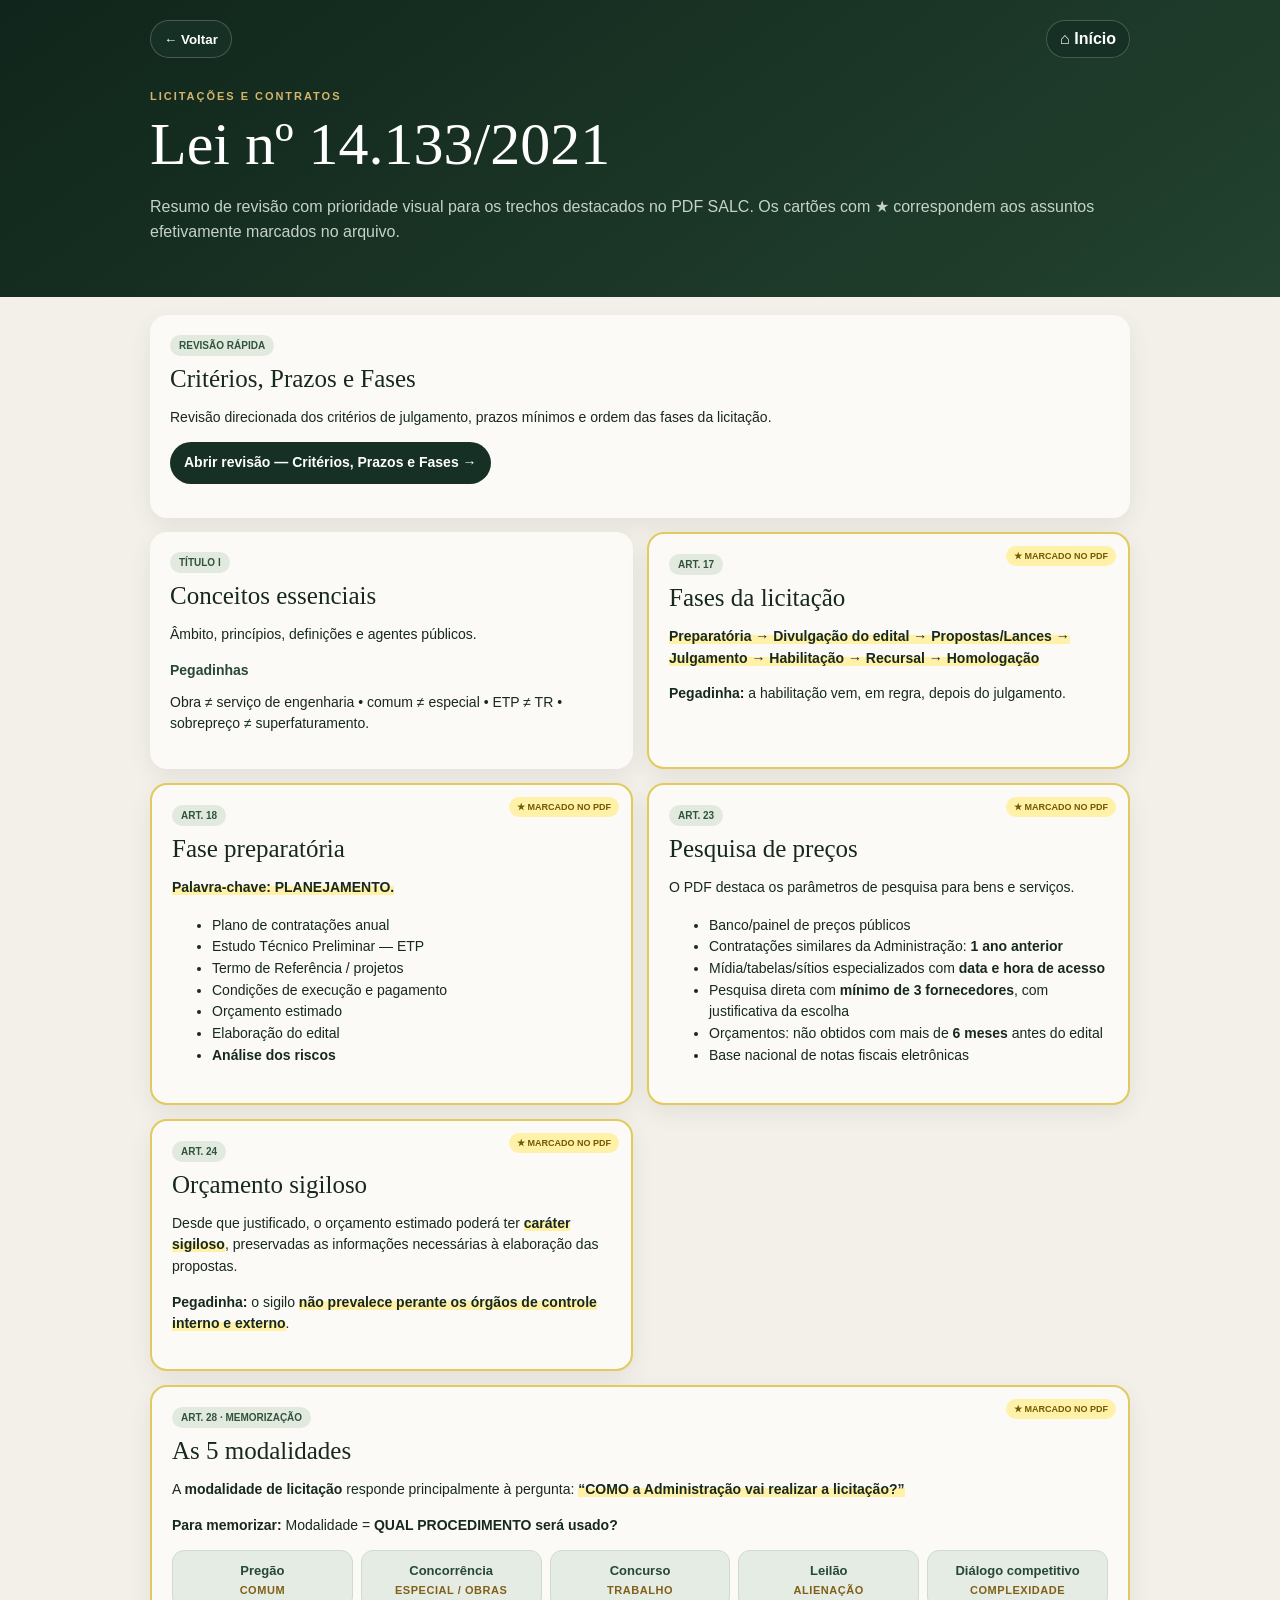
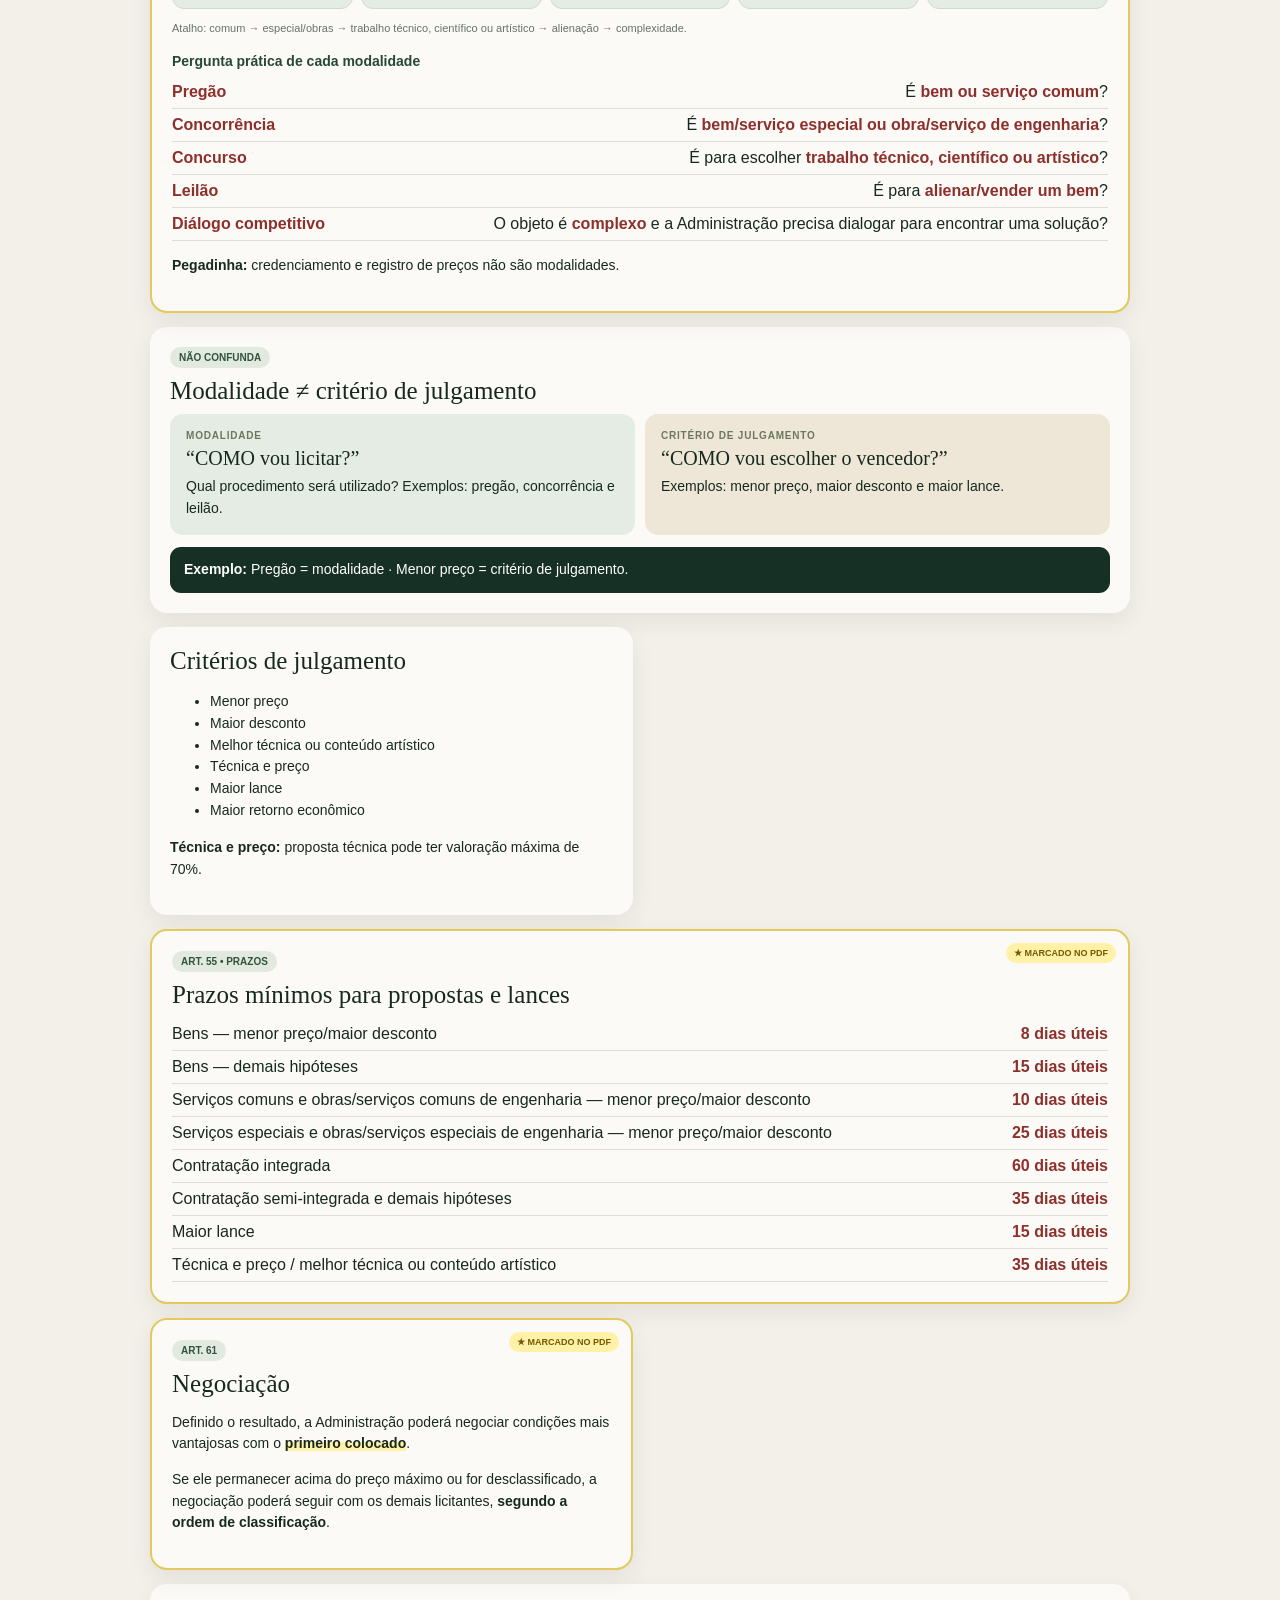
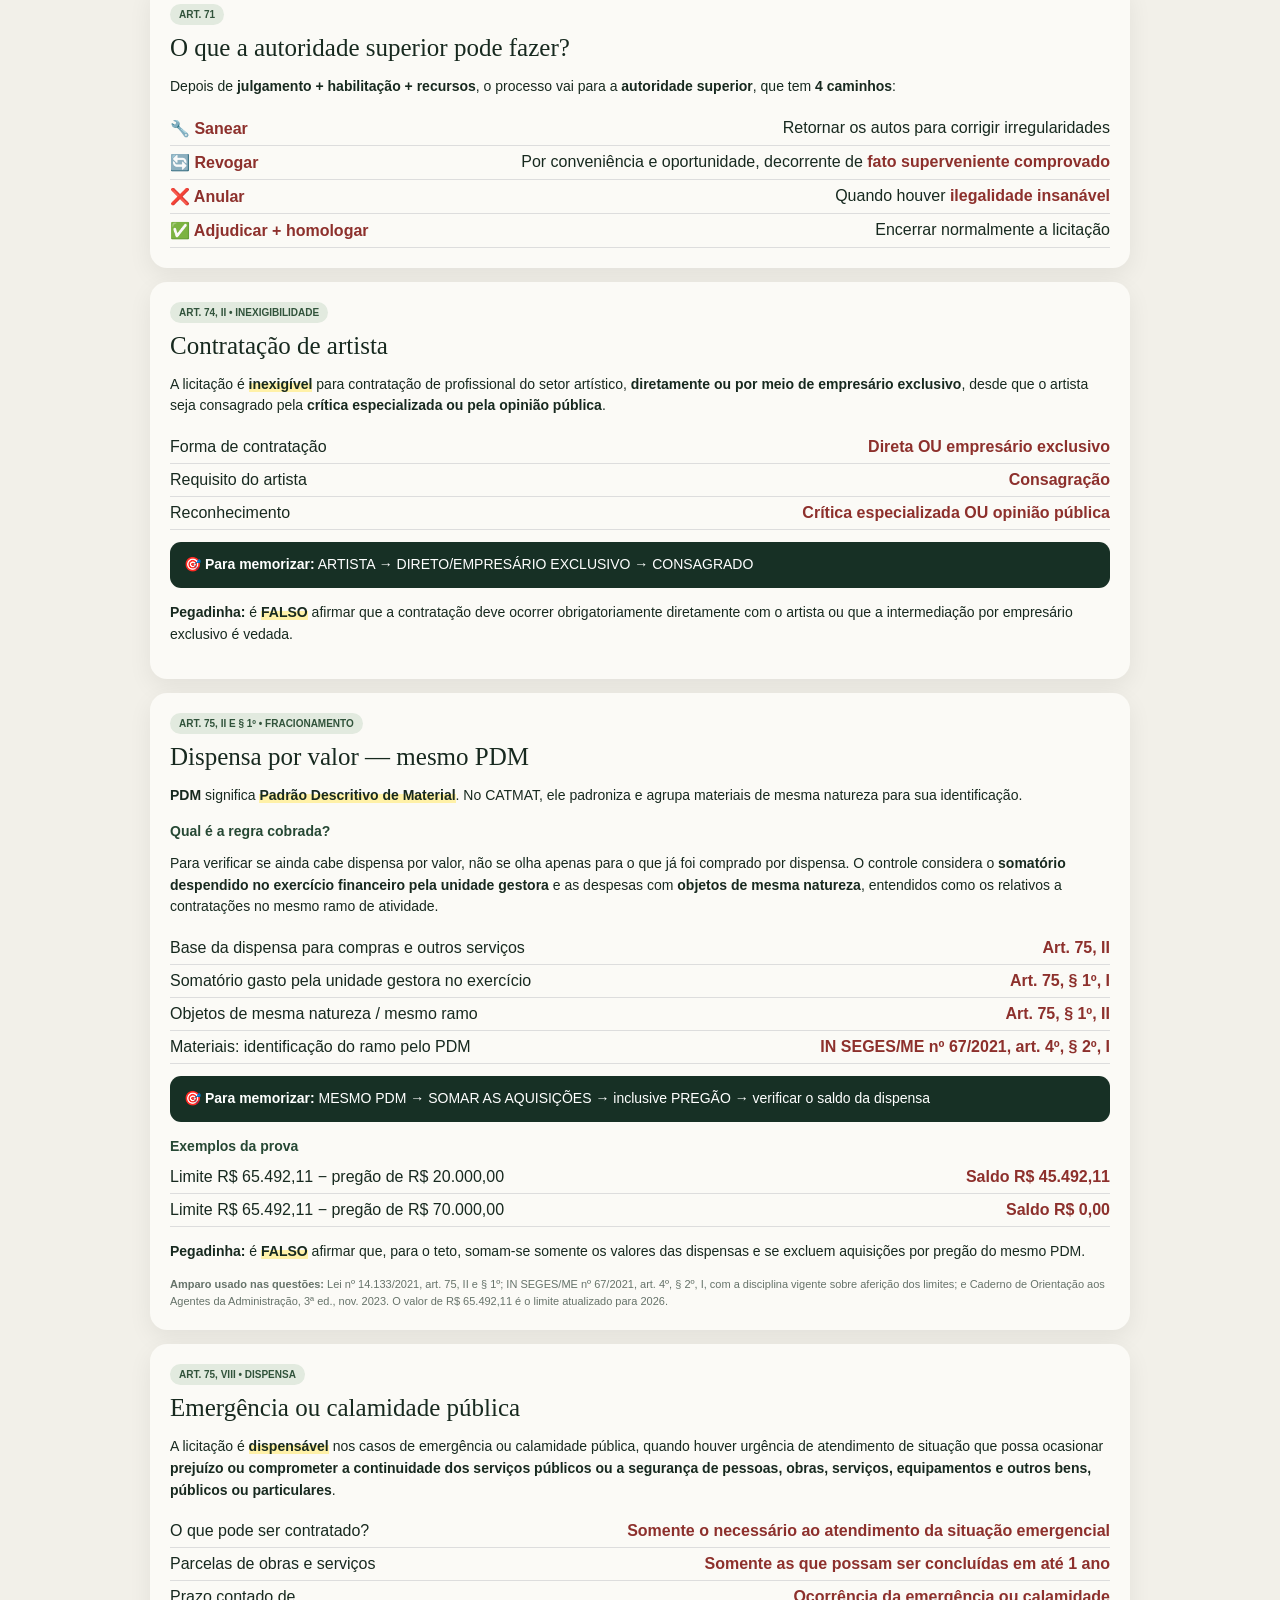
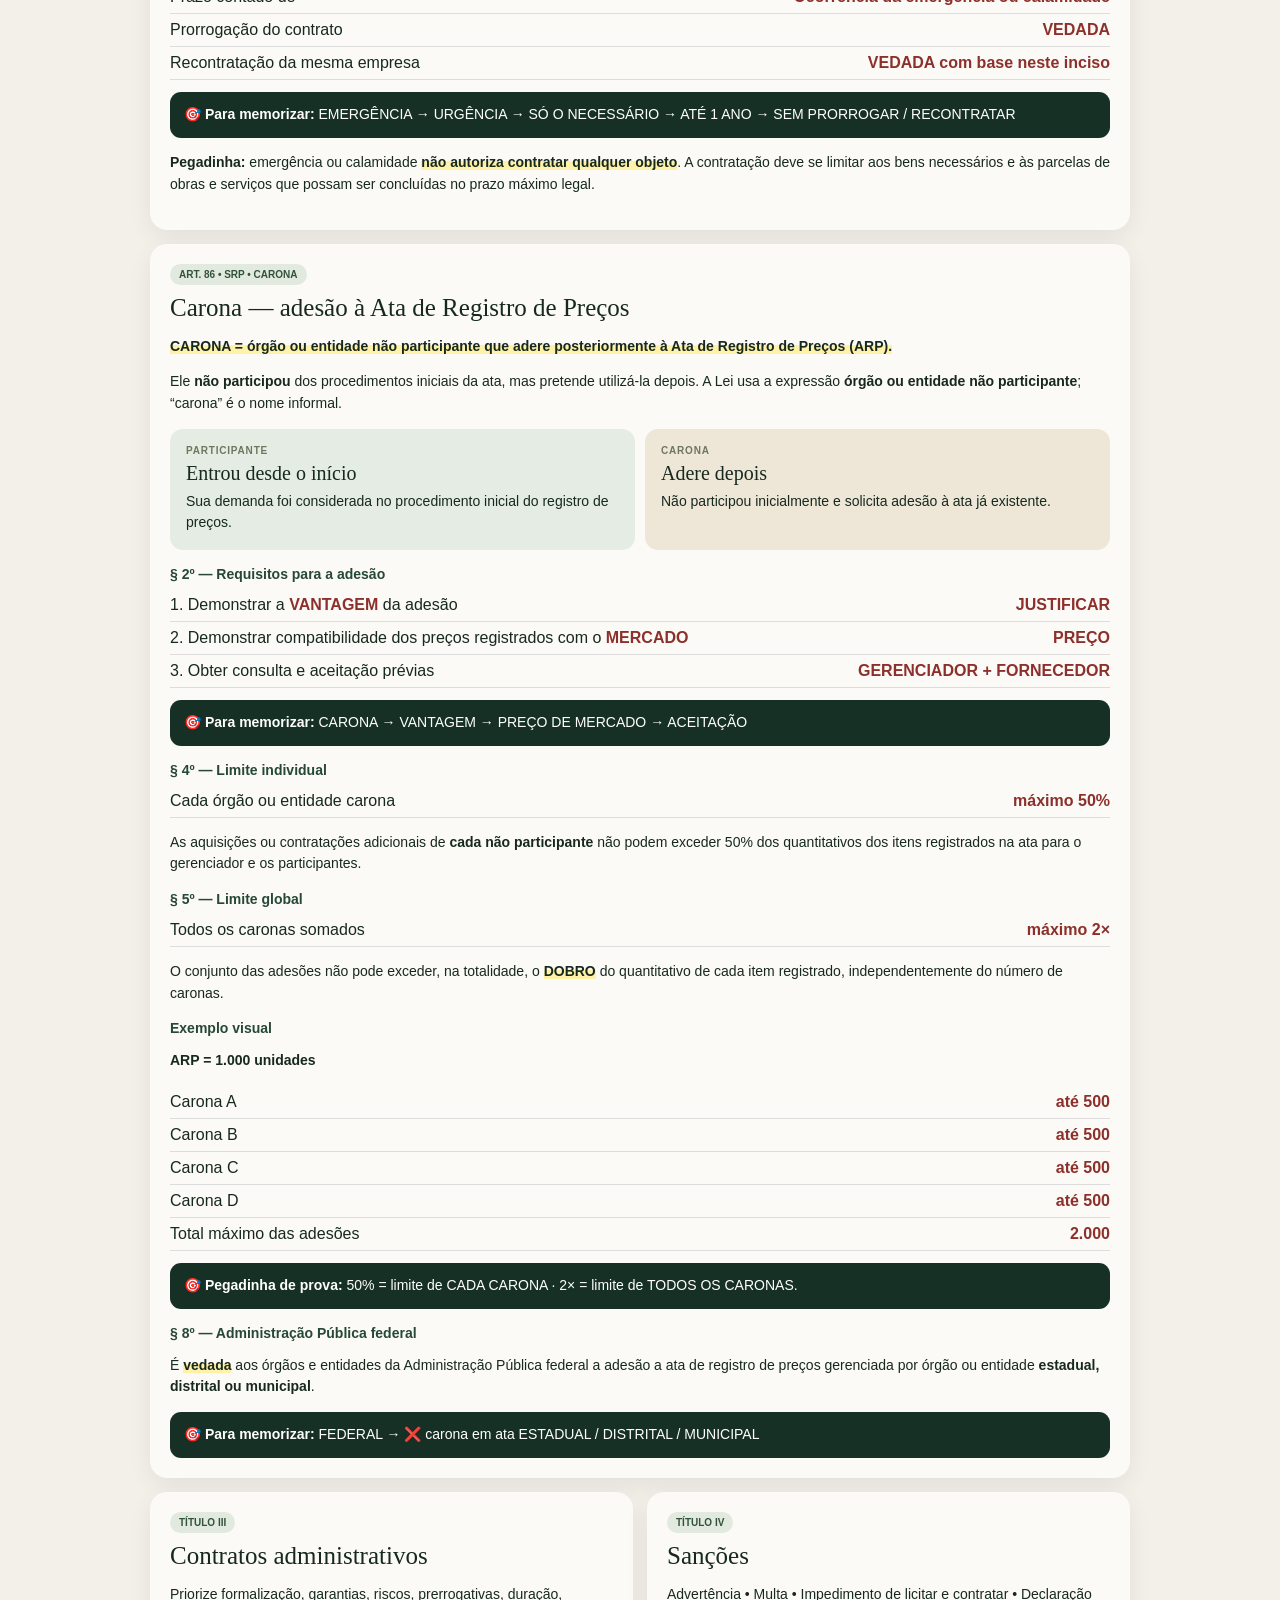
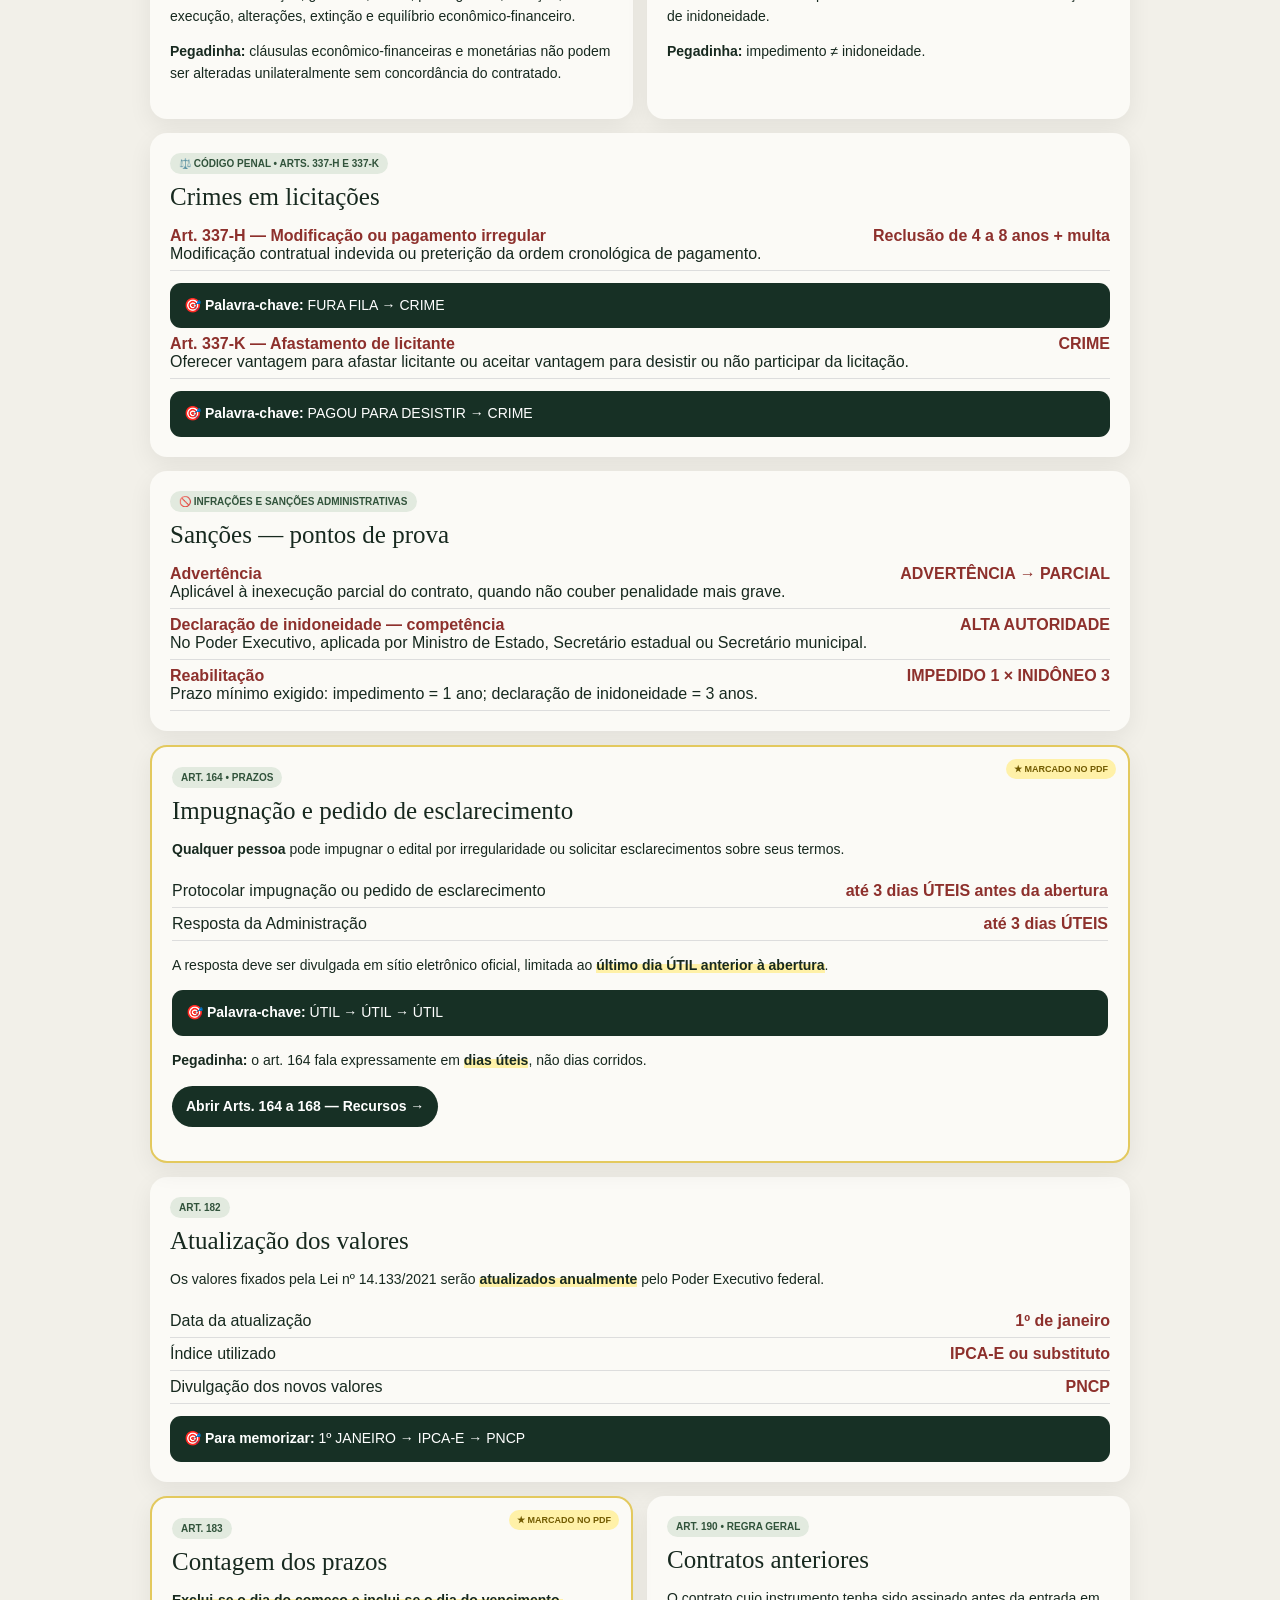
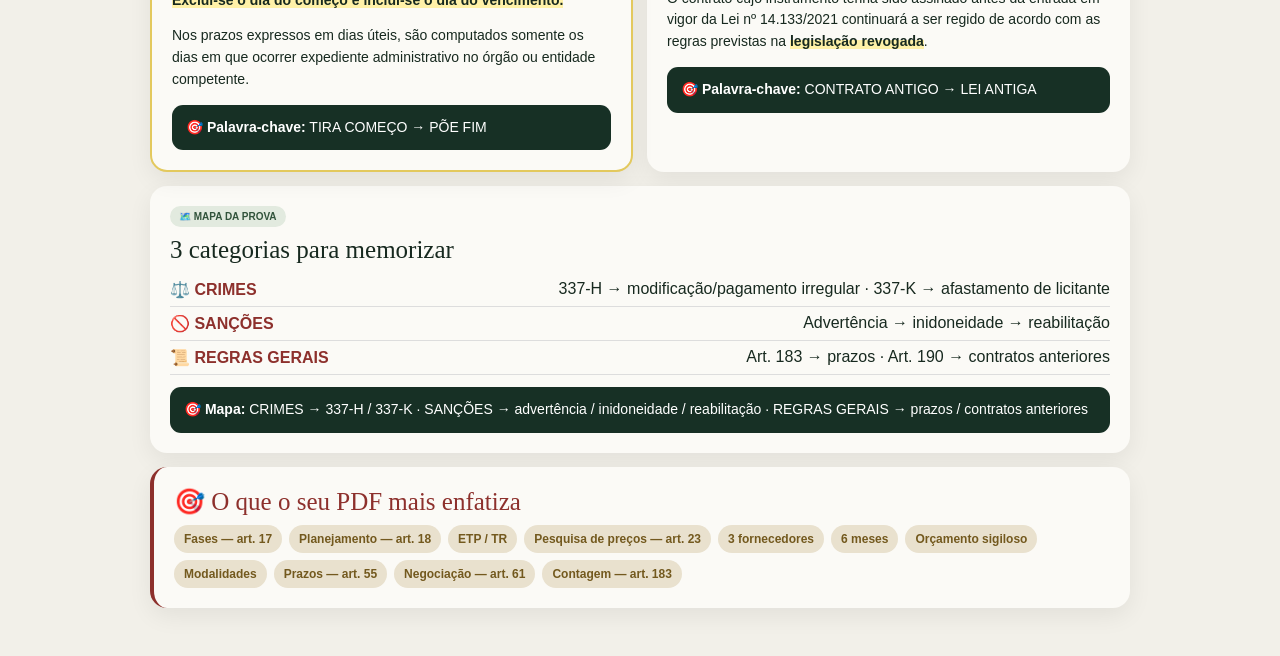
<file: licitacoes-contratos.html>
<!doctype html><html lang="pt-BR"><head><meta charset="utf-8"><meta name="viewport" content="width=device-width,initial-scale=1"><title>Licitações e Contratos — Lei 14.133/2021</title><style>:root{--g:#173025;--g2:#264834;--gold:#d3b56c;--paper:#fbfaf6;--ink:#17291f;--muted:#66736a;--red:#8d302c;--hl:#fff1a8}*{box-sizing:border-box}body{margin:0;background:#f2f0e9;color:var(--ink);font-family:Arial,sans-serif}.hero{background:linear-gradient(145deg,#10251b,#23422f);color:#fff;padding:20px 16px 36px}.wrap{width:min(980px,100%);margin:auto}.nav{display:flex;justify-content:space-between;gap:8px}.nav a,.nav button{border:1px solid #ffffff35;background:var(--g);color:#fff;text-decoration:none;border-radius:30px;padding:9px 13px;font-weight:700}.eyebrow{color:var(--gold);font-size:11px;letter-spacing:.18em;font-weight:bold;margin-top:32px}h1{font:clamp(34px,7vw,60px) Georgia,serif;margin:8px 0}.lead{color:#c5d2c8;line-height:1.55}.content{padding:18px 14px 48px}.grid{display:grid;grid-template-columns:repeat(2,1fr);gap:14px}.card{background:var(--paper);border-radius:17px;padding:20px;box-shadow:0 8px 25px #0001}.card h2{font:25px Georgia,serif;margin:0 0 9px}.card h3{font-size:14px;color:var(--g2);margin:16px 0 7px}.card p,.card li{font-size:14px;line-height:1.55}.tag{display:inline-block;background:#e2eadf;color:#31533b;border-radius:30px;padding:5px 9px;font-size:10px;font-weight:bold;margin-bottom:9px}.marked{border:2px solid #e3c95e;position:relative}.marked:before{content:'★ MARCADO NO PDF';position:absolute;right:12px;top:12px;background:var(--hl);color:#725b00;border-radius:20px;padding:5px 8px;font-size:9px;font-weight:800}.hl{background:linear-gradient(transparent 42%,var(--hl) 42%);font-weight:700}.trap{border-left:4px solid var(--red)}.trap h2{color:var(--red)}.full{grid-column:1/-1}.phases{font-weight:bold;line-height:1.9}.chips{display:flex;flex-wrap:wrap;gap:7px}.chips span{background:#e9e1ce;color:#73591e;border-radius:20px;padding:7px 10px;font-size:12px;font-weight:bold}.deadline{display:grid;grid-template-columns:1fr auto;gap:7px;border-bottom:1px solid #ddd;padding:7px 0}.deadline b{color:var(--red)}.memory{display:grid;grid-template-columns:repeat(5,1fr);gap:8px;margin-top:14px}.memory-item{background:#e5ece3;border:1px solid #cfdbcd;border-radius:12px;padding:12px;text-align:center}.memory-item b{display:block;color:var(--g2);font-size:13px}.memory-item strong{display:block;color:#805f18;font-size:11px;letter-spacing:.05em;margin-top:6px}.memory-note{margin:11px 0 0!important;font-size:11px!important;color:#66736a}.compare{display:grid;grid-template-columns:1fr 1fr;gap:10px}.compare-box{border-radius:13px;padding:16px;background:#e5ece3}.compare-box:last-child{background:#eee7d7}.compare-box span{display:block;font-size:10px;font-weight:800;letter-spacing:.08em;color:#6d775f}.compare-box strong{display:block;font:20px Georgia,serif;margin:6px 0}.compare-box p{margin:0}.example{margin:12px 0 0!important;padding:12px 14px;border-radius:11px;background:var(--g);color:#fff}@media(max-width:650px){.hero{padding:15px 15px 28px}.eyebrow{margin-top:25px}h1{font-size:33px}.content{padding:12px 10px 34px}.grid{grid-template-columns:1fr}.full{grid-column:auto}.card{padding:16px;border-radius:15px}.card h2{font-size:21px}.card p,.card li{font-size:13px}.marked{padding-top:42px}.marked:before{left:14px;right:auto}.nav a,.nav button{font-size:11px;padding:8px 11px}.memory,.compare{grid-template-columns:1fr}.memory-item{display:flex;align-items:center;justify-content:space-between;text-align:left;padding:11px 13px}.memory-item strong{margin:0 0 0 10px}}</style></head><body><header class="hero"><div class="wrap"><nav class="nav"><button onclick="history.back()">← Voltar</button><a href="index.html">⌂ Início</a></nav><div class="eyebrow">LICITAÇÕES E CONTRATOS</div><h1>Lei nº 14.133/2021</h1><p class="lead">Resumo de revisão com prioridade visual para os trechos destacados no PDF SALC. Os cartões com ★ correspondem aos assuntos efetivamente marcados no arquivo.</p></div></header><main class="content"><div class="wrap grid"><section class="card full"><span class="tag">REVISÃO RÁPIDA</span><h2>Critérios, Prazos e Fases</h2><p>Revisão direcionada dos critérios de julgamento, prazos mínimos e ordem das fases da licitação.</p><p><a href="revisao-criterios-prazos-fases.html" style="display:inline-block;background:var(--g);color:#fff;text-decoration:none;border-radius:30px;padding:10px 14px;font-weight:700">Abrir revisão — Critérios, Prazos e Fases →</a></p></section><section class="card"><span class="tag">TÍTULO I</span><h2>Conceitos essenciais</h2><p>Âmbito, princípios, definições e agentes públicos.</p><h3>Pegadinhas</h3><p>Obra ≠ serviço de engenharia • comum ≠ especial • ETP ≠ TR • sobrepreço ≠ superfaturamento.</p></section><section class="card marked"><span class="tag">ART. 17</span><h2>Fases da licitação</h2><p class="phases"><span class="hl">Preparatória → Divulgação do edital → Propostas/Lances → Julgamento → Habilitação → Recursal → Homologação</span></p><p><b>Pegadinha:</b> a habilitação vem, em regra, depois do julgamento.</p></section><section class="card marked"><span class="tag">ART. 18</span><h2>Fase preparatória</h2><p><span class="hl">Palavra-chave: PLANEJAMENTO.</span></p><ul><li>Plano de contratações anual</li><li>Estudo Técnico Preliminar — ETP</li><li>Termo de Referência / projetos</li><li>Condições de execução e pagamento</li><li>Orçamento estimado</li><li>Elaboração do edital</li><li><b>Análise dos riscos</b></li></ul></section><section class="card marked"><span class="tag">ART. 23</span><h2>Pesquisa de preços</h2><p>O PDF destaca os parâmetros de pesquisa para bens e serviços.</p><ul><li>Banco/painel de preços públicos</li><li>Contratações similares da Administração: <b>1 ano anterior</b></li><li>Mídia/tabelas/sítios especializados com <b>data e hora de acesso</b></li><li>Pesquisa direta com <b>mínimo de 3 fornecedores</b>, com justificativa da escolha</li><li>Orçamentos: não obtidos com mais de <b>6 meses</b> antes do edital</li><li>Base nacional de notas fiscais eletrônicas</li></ul></section><section class="card marked"><span class="tag">ART. 24</span><h2>Orçamento sigiloso</h2><p>Desde que justificado, o orçamento estimado poderá ter <span class="hl">caráter sigiloso</span>, preservadas as informações necessárias à elaboração das propostas.</p><p><b>Pegadinha:</b> o sigilo <span class="hl">não prevalece perante os órgãos de controle interno e externo</span>.</p></section><section class="card marked full"><span class="tag">ART. 28 · MEMORIZAÇÃO</span><h2>As 5 modalidades</h2><p>A <b>modalidade de licitação</b> responde principalmente à pergunta: <span class="hl">“COMO a Administração vai realizar a licitação?”</span></p><p><b>Para memorizar:</b> Modalidade = <b>QUAL PROCEDIMENTO será usado?</b></p><div class="memory"><div class="memory-item"><b>Pregão</b><strong>COMUM</strong></div><div class="memory-item"><b>Concorrência</b><strong>ESPECIAL / OBRAS</strong></div><div class="memory-item"><b>Concurso</b><strong>TRABALHO</strong></div><div class="memory-item"><b>Leilão</b><strong>ALIENAÇÃO</strong></div><div class="memory-item"><b>Diálogo competitivo</b><strong>COMPLEXIDADE</strong></div></div><p class="memory-note">Atalho: comum → especial/obras → trabalho técnico, científico ou artístico → alienação → complexidade.</p><h3>Pergunta prática de cada modalidade</h3><div class="deadline"><b>Pregão</b><span>É <b>bem ou serviço comum</b>?</span></div><div class="deadline"><b>Concorrência</b><span>É <b>bem/serviço especial ou obra/serviço de engenharia</b>?</span></div><div class="deadline"><b>Concurso</b><span>É para escolher <b>trabalho técnico, científico ou artístico</b>?</span></div><div class="deadline"><b>Leilão</b><span>É para <b>alienar/vender um bem</b>?</span></div><div class="deadline"><b>Diálogo competitivo</b><span>O objeto é <b>complexo</b> e a Administração precisa dialogar para encontrar uma solução?</span></div><p><b>Pegadinha:</b> credenciamento e registro de preços não são modalidades.</p></section><section class="card full"><span class="tag">NÃO CONFUNDA</span><h2>Modalidade ≠ critério de julgamento</h2><div class="compare"><div class="compare-box"><span>MODALIDADE</span><strong>“COMO vou licitar?”</strong><p>Qual procedimento será utilizado? Exemplos: pregão, concorrência e leilão.</p></div><div class="compare-box"><span>CRITÉRIO DE JULGAMENTO</span><strong>“COMO vou escolher o vencedor?”</strong><p>Exemplos: menor preço, maior desconto e maior lance.</p></div></div><p class="example"><b>Exemplo:</b> Pregão = modalidade · Menor preço = critério de julgamento.</p></section><section class="card"><h2>Critérios de julgamento</h2><ul><li>Menor preço</li><li>Maior desconto</li><li>Melhor técnica ou conteúdo artístico</li><li>Técnica e preço</li><li>Maior lance</li><li>Maior retorno econômico</li></ul><p><b>Técnica e preço:</b> proposta técnica pode ter valoração máxima de 70%.</p></section><section class="card marked full"><span class="tag">ART. 55 • PRAZOS</span><h2>Prazos mínimos para propostas e lances</h2><div class="deadline"><span>Bens — menor preço/maior desconto</span><b>8 dias úteis</b></div><div class="deadline"><span>Bens — demais hipóteses</span><b>15 dias úteis</b></div><div class="deadline"><span>Serviços comuns e obras/serviços comuns de engenharia — menor preço/maior desconto</span><b>10 dias úteis</b></div><div class="deadline"><span>Serviços especiais e obras/serviços especiais de engenharia — menor preço/maior desconto</span><b>25 dias úteis</b></div><div class="deadline"><span>Contratação integrada</span><b>60 dias úteis</b></div><div class="deadline"><span>Contratação semi-integrada e demais hipóteses</span><b>35 dias úteis</b></div><div class="deadline"><span>Maior lance</span><b>15 dias úteis</b></div><div class="deadline"><span>Técnica e preço / melhor técnica ou conteúdo artístico</span><b>35 dias úteis</b></div></section><section class="card marked"><span class="tag">ART. 61</span><h2>Negociação</h2><p>Definido o resultado, a Administração poderá negociar condições mais vantajosas com o <span class="hl">primeiro colocado</span>.</p><p>Se ele permanecer acima do preço máximo ou for desclassificado, a negociação poderá seguir com os demais licitantes, <b>segundo a ordem de classificação</b>.</p></section><section class="card full"><span class="tag">ART. 71</span><h2>O que a autoridade superior pode fazer?</h2><p>Depois de <b>julgamento + habilitação + recursos</b>, o processo vai para a <b>autoridade superior</b>, que tem <b>4 caminhos</b>:</p><div class="deadline"><b>🔧 Sanear</b><span>Retornar os autos para corrigir irregularidades</span></div><div class="deadline"><b>🔄 Revogar</b><span>Por conveniência e oportunidade, decorrente de <b>fato superveniente comprovado</b></span></div><div class="deadline"><b>❌ Anular</b><span>Quando houver <b>ilegalidade insanável</b></span></div><div class="deadline"><b>✅ Adjudicar + homologar</b><span>Encerrar normalmente a licitação</span></div></section><section class="card full"><span class="tag">ART. 74, II • INEXIGIBILIDADE</span><h2>Contratação de artista</h2><p>A licitação é <span class="hl">inexigível</span> para contratação de profissional do setor artístico, <b>diretamente ou por meio de empresário exclusivo</b>, desde que o artista seja consagrado pela <b>crítica especializada ou pela opinião pública</b>.</p><div class="deadline"><span>Forma de contratação</span><b>Direta OU empresário exclusivo</b></div><div class="deadline"><span>Requisito do artista</span><b>Consagração</b></div><div class="deadline"><span>Reconhecimento</span><b>Crítica especializada OU opinião pública</b></div><p class="example"><b>🎯 Para memorizar:</b> ARTISTA → DIRETO/EMPRESÁRIO EXCLUSIVO → CONSAGRADO</p><p><b>Pegadinha:</b> é <span class="hl">FALSO</span> afirmar que a contratação deve ocorrer obrigatoriamente diretamente com o artista ou que a intermediação por empresário exclusivo é vedada.</p></section><section class="card full"><span class="tag">ART. 75, II E § 1º • FRACIONAMENTO</span><h2>Dispensa por valor — mesmo PDM</h2><p><b>PDM</b> significa <span class="hl">Padrão Descritivo de Material</span>. No CATMAT, ele padroniza e agrupa materiais de mesma natureza para sua identificação.</p><h3>Qual é a regra cobrada?</h3><p>Para verificar se ainda cabe dispensa por valor, não se olha apenas para o que já foi comprado por dispensa. O controle considera o <b>somatório despendido no exercício financeiro pela unidade gestora</b> e as despesas com <b>objetos de mesma natureza</b>, entendidos como os relativos a contratações no mesmo ramo de atividade.</p><div class="deadline"><span>Base da dispensa para compras e outros serviços</span><b>Art. 75, II</b></div><div class="deadline"><span>Somatório gasto pela unidade gestora no exercício</span><b>Art. 75, § 1º, I</b></div><div class="deadline"><span>Objetos de mesma natureza / mesmo ramo</span><b>Art. 75, § 1º, II</b></div><div class="deadline"><span>Materiais: identificação do ramo pelo PDM</span><b>IN SEGES/ME nº 67/2021, art. 4º, § 2º, I</b></div><p class="example"><b>🎯 Para memorizar:</b> MESMO PDM → SOMAR AS AQUISIÇÕES → inclusive PREGÃO → verificar o saldo da dispensa</p><h3>Exemplos da prova</h3><div class="deadline"><span>Limite R$ 65.492,11 − pregão de R$ 20.000,00</span><b>Saldo R$ 45.492,11</b></div><div class="deadline"><span>Limite R$ 65.492,11 − pregão de R$ 70.000,00</span><b>Saldo R$ 0,00</b></div><p><b>Pegadinha:</b> é <span class="hl">FALSO</span> afirmar que, para o teto, somam-se somente os valores das dispensas e se excluem aquisições por pregão do mesmo PDM.</p><p class="memory-note"><b>Amparo usado nas questões:</b> Lei nº 14.133/2021, art. 75, II e § 1º; IN SEGES/ME nº 67/2021, art. 4º, § 2º, I, com a disciplina vigente sobre aferição dos limites; e Caderno de Orientação aos Agentes da Administração, 3ª ed., nov. 2023. O valor de R$ 65.492,11 é o limite atualizado para 2026.</p></section><section class="card full"><span class="tag">ART. 75, VIII • DISPENSA</span><h2>Emergência ou calamidade pública</h2><p>A licitação é <span class="hl">dispensável</span> nos casos de emergência ou calamidade pública, quando houver urgência de atendimento de situação que possa ocasionar <b>prejuízo ou comprometer a continuidade dos serviços públicos ou a segurança de pessoas, obras, serviços, equipamentos e outros bens, públicos ou particulares</b>.</p><div class="deadline"><span>O que pode ser contratado?</span><b>Somente o necessário ao atendimento da situação emergencial</b></div><div class="deadline"><span>Parcelas de obras e serviços</span><b>Somente as que possam ser concluídas em até 1 ano</b></div><div class="deadline"><span>Prazo contado de</span><b>Ocorrência da emergência ou calamidade</b></div><div class="deadline"><span>Prorrogação do contrato</span><b>VEDADA</b></div><div class="deadline"><span>Recontratação da mesma empresa</span><b>VEDADA com base neste inciso</b></div><p class="example"><b>🎯 Para memorizar:</b> EMERGÊNCIA → URGÊNCIA → SÓ O NECESSÁRIO → ATÉ 1 ANO → SEM PRORROGAR / RECONTRATAR</p><p><b>Pegadinha:</b> emergência ou calamidade <span class="hl">não autoriza contratar qualquer objeto</span>. A contratação deve se limitar aos bens necessários e às parcelas de obras e serviços que possam ser concluídas no prazo máximo legal.</p></section><section class="card full"><span class="tag">ART. 86 • SRP • CARONA</span><h2>Carona — adesão à Ata de Registro de Preços</h2><p><span class="hl">CARONA = órgão ou entidade não participante que adere posteriormente à Ata de Registro de Preços (ARP).</span></p><p>Ele <b>não participou</b> dos procedimentos iniciais da ata, mas pretende utilizá-la depois. A Lei usa a expressão <b>órgão ou entidade não participante</b>; “carona” é o nome informal.</p><div class="compare"><div class="compare-box"><span>PARTICIPANTE</span><strong>Entrou desde o início</strong><p>Sua demanda foi considerada no procedimento inicial do registro de preços.</p></div><div class="compare-box"><span>CARONA</span><strong>Adere depois</strong><p>Não participou inicialmente e solicita adesão à ata já existente.</p></div></div><h3>§ 2º — Requisitos para a adesão</h3><div class="deadline"><span>1. Demonstrar a <b>VANTAGEM</b> da adesão</span><b>JUSTIFICAR</b></div><div class="deadline"><span>2. Demonstrar compatibilidade dos preços registrados com o <b>MERCADO</b></span><b>PREÇO</b></div><div class="deadline"><span>3. Obter consulta e aceitação prévias</span><b>GERENCIADOR + FORNECEDOR</b></div><p class="example"><b>🎯 Para memorizar:</b> CARONA → VANTAGEM → PREÇO DE MERCADO → ACEITAÇÃO</p><h3>§ 4º — Limite individual</h3><div class="deadline"><span>Cada órgão ou entidade carona</span><b>máximo 50%</b></div><p>As aquisições ou contratações adicionais de <b>cada não participante</b> não podem exceder 50% dos quantitativos dos itens registrados na ata para o gerenciador e os participantes.</p><h3>§ 5º — Limite global</h3><div class="deadline"><span>Todos os caronas somados</span><b>máximo 2×</b></div><p>O conjunto das adesões não pode exceder, na totalidade, o <span class="hl">DOBRO</span> do quantitativo de cada item registrado, independentemente do número de caronas.</p><h3>Exemplo visual</h3><p><b>ARP = 1.000 unidades</b></p><div class="deadline"><span>Carona A</span><b>até 500</b></div><div class="deadline"><span>Carona B</span><b>até 500</b></div><div class="deadline"><span>Carona C</span><b>até 500</b></div><div class="deadline"><span>Carona D</span><b>até 500</b></div><div class="deadline"><span>Total máximo das adesões</span><b>2.000</b></div><p class="example"><b>🎯 Pegadinha de prova:</b> 50% = limite de CADA CARONA · 2× = limite de TODOS OS CARONAS.</p><h3>§ 8º — Administração Pública federal</h3><p>É <span class="hl">vedada</span> aos órgãos e entidades da Administração Pública federal a adesão a ata de registro de preços gerenciada por órgão ou entidade <b>estadual, distrital ou municipal</b>.</p><p class="example"><b>🎯 Para memorizar:</b> FEDERAL → ❌ carona em ata ESTADUAL / DISTRITAL / MUNICIPAL</p></section><section class="card"><span class="tag">TÍTULO III</span><h2>Contratos administrativos</h2><p>Priorize formalização, garantias, riscos, prerrogativas, duração, execução, alterações, extinção e equilíbrio econômico-financeiro.</p><p><b>Pegadinha:</b> cláusulas econômico-financeiras e monetárias não podem ser alteradas unilateralmente sem concordância do contratado.</p></section><section class="card"><span class="tag">TÍTULO IV</span><h2>Sanções</h2><p>Advertência • Multa • Impedimento de licitar e contratar • Declaração de inidoneidade.</p><p><b>Pegadinha:</b> impedimento ≠ inidoneidade.</p></section><section class="card full"><span class="tag">⚖️ CÓDIGO PENAL • ARTS. 337-H E 337-K</span><h2>Crimes em licitações</h2><div class="deadline"><span><b>Art. 337-H — Modificação ou pagamento irregular</b><br>Modificação contratual indevida ou preterição da ordem cronológica de pagamento.</span><b>Reclusão de 4 a 8 anos + multa</b></div><p class="example"><b>🎯 Palavra-chave:</b> FURA FILA → CRIME</p><div class="deadline"><span><b>Art. 337-K — Afastamento de licitante</b><br>Oferecer vantagem para afastar licitante ou aceitar vantagem para desistir ou não participar da licitação.</span><b>CRIME</b></div><p class="example"><b>🎯 Palavra-chave:</b> PAGOU PARA DESISTIR → CRIME</p></section><section class="card full"><span class="tag">🚫 INFRAÇÕES E SANÇÕES ADMINISTRATIVAS</span><h2>Sanções — pontos de prova</h2><div class="deadline"><span><b>Advertência</b><br>Aplicável à inexecução parcial do contrato, quando não couber penalidade mais grave.</span><b>ADVERTÊNCIA → PARCIAL</b></div><div class="deadline"><span><b>Declaração de inidoneidade — competência</b><br>No Poder Executivo, aplicada por Ministro de Estado, Secretário estadual ou Secretário municipal.</span><b>ALTA AUTORIDADE</b></div><div class="deadline"><span><b>Reabilitação</b><br>Prazo mínimo exigido: impedimento = 1 ano; declaração de inidoneidade = 3 anos.</span><b>IMPEDIDO 1 × INIDÔNEO 3</b></div></section><section class="card marked full"><span class="tag">ART. 164 • PRAZOS</span><h2>Impugnação e pedido de esclarecimento</h2><p><b>Qualquer pessoa</b> pode impugnar o edital por irregularidade ou solicitar esclarecimentos sobre seus termos.</p><div class="deadline"><span>Protocolar impugnação ou pedido de esclarecimento</span><b>até 3 dias ÚTEIS antes da abertura</b></div><div class="deadline"><span>Resposta da Administração</span><b>até 3 dias ÚTEIS</b></div><p>A resposta deve ser divulgada em sítio eletrônico oficial, limitada ao <span class="hl">último dia ÚTIL anterior à abertura</span>.</p><p class="example"><b>🎯 Palavra-chave:</b> ÚTIL → ÚTIL → ÚTIL</p><p><b>Pegadinha:</b> o art. 164 fala expressamente em <span class="hl">dias úteis</span>, não dias corridos.</p><p><a href="recursos-lei-14133.html" style="display:inline-block;background:var(--g);color:#fff;text-decoration:none;border-radius:30px;padding:10px 14px;font-weight:700">Abrir Arts. 164 a 168 — Recursos →</a></p></section><section class="card full"><span class="tag">ART. 182</span><h2>Atualização dos valores</h2><p>Os valores fixados pela Lei nº 14.133/2021 serão <span class="hl">atualizados anualmente</span> pelo Poder Executivo federal.</p><div class="deadline"><span>Data da atualização</span><b>1º de janeiro</b></div><div class="deadline"><span>Índice utilizado</span><b>IPCA-E ou substituto</b></div><div class="deadline"><span>Divulgação dos novos valores</span><b>PNCP</b></div><p class="example"><b>🎯 Para memorizar:</b> 1º JANEIRO → IPCA-E → PNCP</p></section><section class="card marked"><span class="tag">ART. 183</span><h2>Contagem dos prazos</h2><p><span class="hl">Exclui-se o dia do começo e inclui-se o dia do vencimento.</span></p><p>Nos prazos expressos em dias úteis, são computados somente os dias em que ocorrer expediente administrativo no órgão ou entidade competente.</p><p class="example"><b>🎯 Palavra-chave:</b> TIRA COMEÇO → PÕE FIM</p></section><section class="card"><span class="tag">ART. 190 • REGRA GERAL</span><h2>Contratos anteriores</h2><p>O contrato cujo instrumento tenha sido assinado antes da entrada em vigor da Lei nº 14.133/2021 continuará a ser regido de acordo com as regras previstas na <span class="hl">legislação revogada</span>.</p><p class="example"><b>🎯 Palavra-chave:</b> CONTRATO ANTIGO → LEI ANTIGA</p></section><section class="card full"><span class="tag">🗺️ MAPA DA PROVA</span><h2>3 categorias para memorizar</h2><div class="deadline"><b>⚖️ CRIMES</b><span>337-H → modificação/pagamento irregular · 337-K → afastamento de licitante</span></div><div class="deadline"><b>🚫 SANÇÕES</b><span>Advertência → inidoneidade → reabilitação</span></div><div class="deadline"><b>📜 REGRAS GERAIS</b><span>Art. 183 → prazos · Art. 190 → contratos anteriores</span></div><p class="example"><b>🎯 Mapa:</b> CRIMES → 337-H / 337-K · SANÇÕES → advertência / inidoneidade / reabilitação · REGRAS GERAIS → prazos / contratos anteriores</p></section><section class="card trap full"><h2>🎯 O que o seu PDF mais enfatiza</h2><div class="chips"><span>Fases — art. 17</span><span>Planejamento — art. 18</span><span>ETP / TR</span><span>Pesquisa de preços — art. 23</span><span>3 fornecedores</span><span>6 meses</span><span>Orçamento sigiloso</span><span>Modalidades</span><span>Prazos — art. 55</span><span>Negociação — art. 61</span><span>Contagem — art. 183</span></div></section></div></main></body></html>
</file>
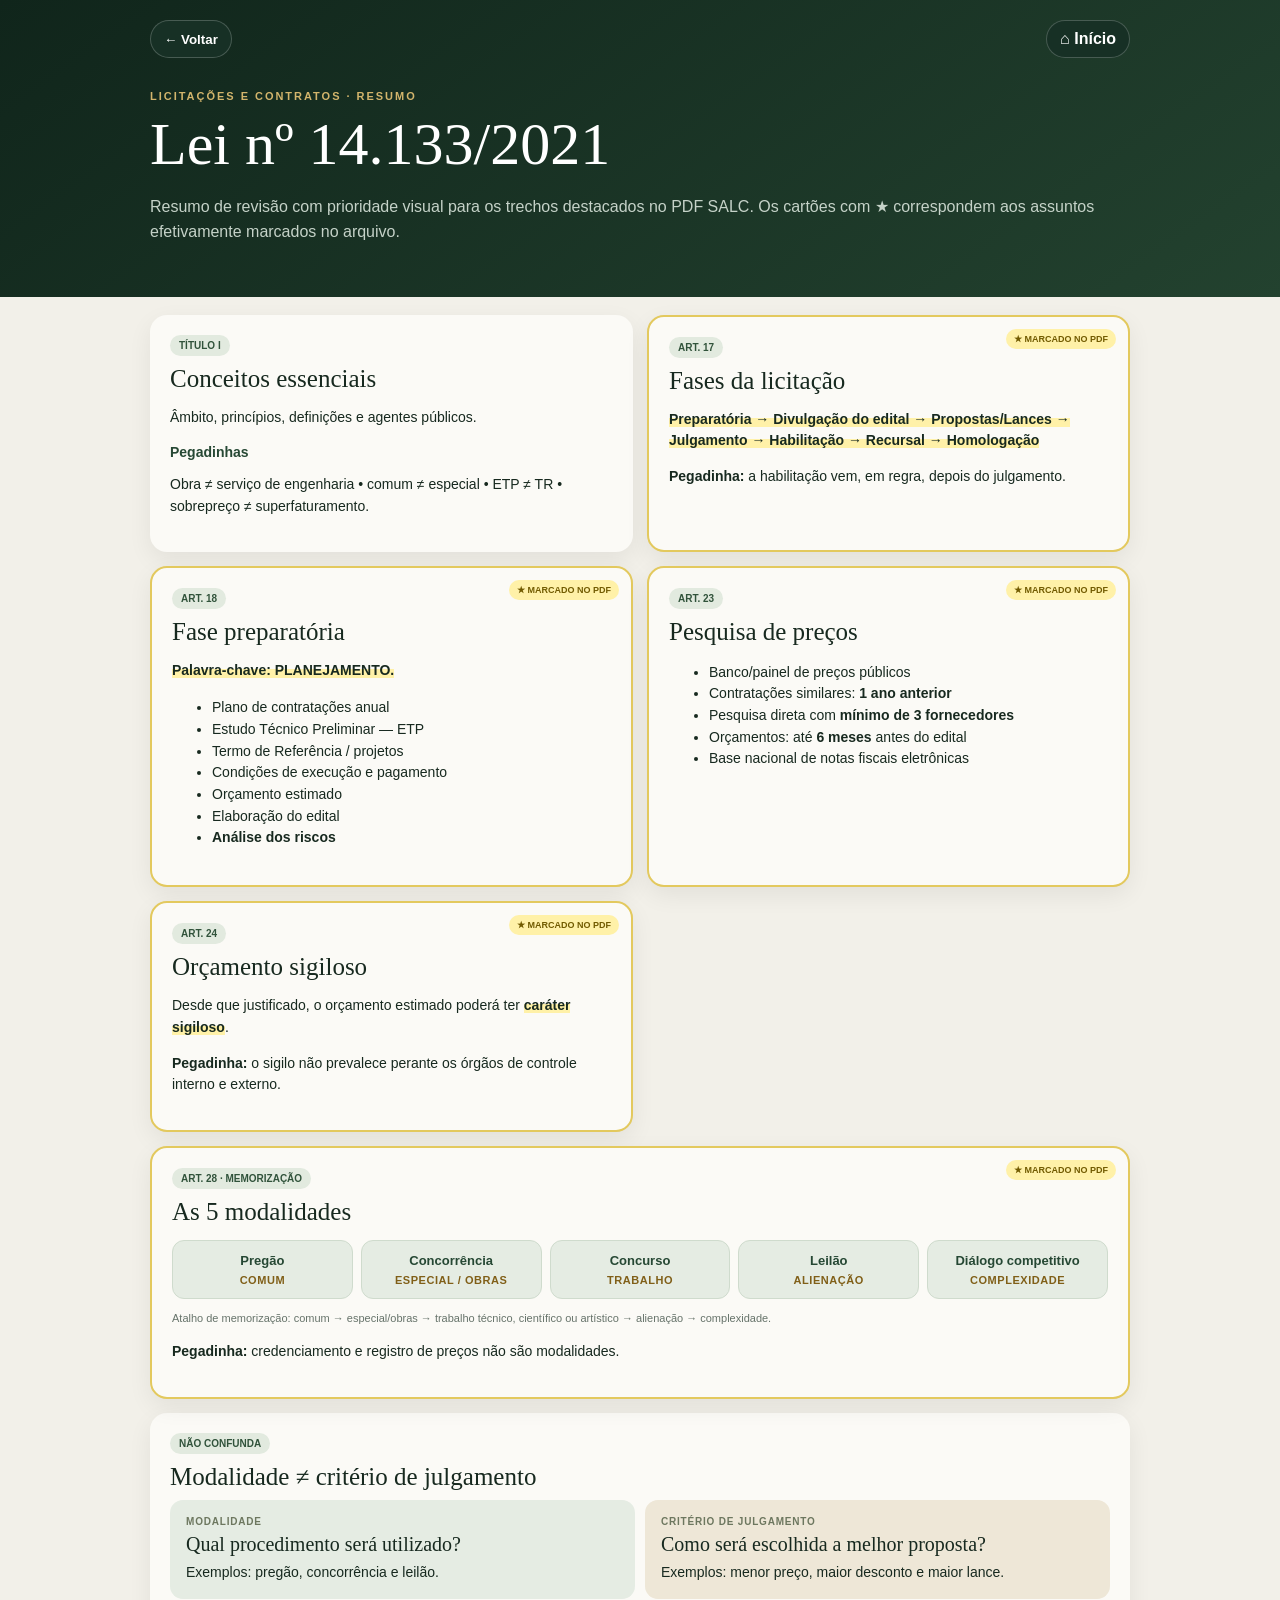
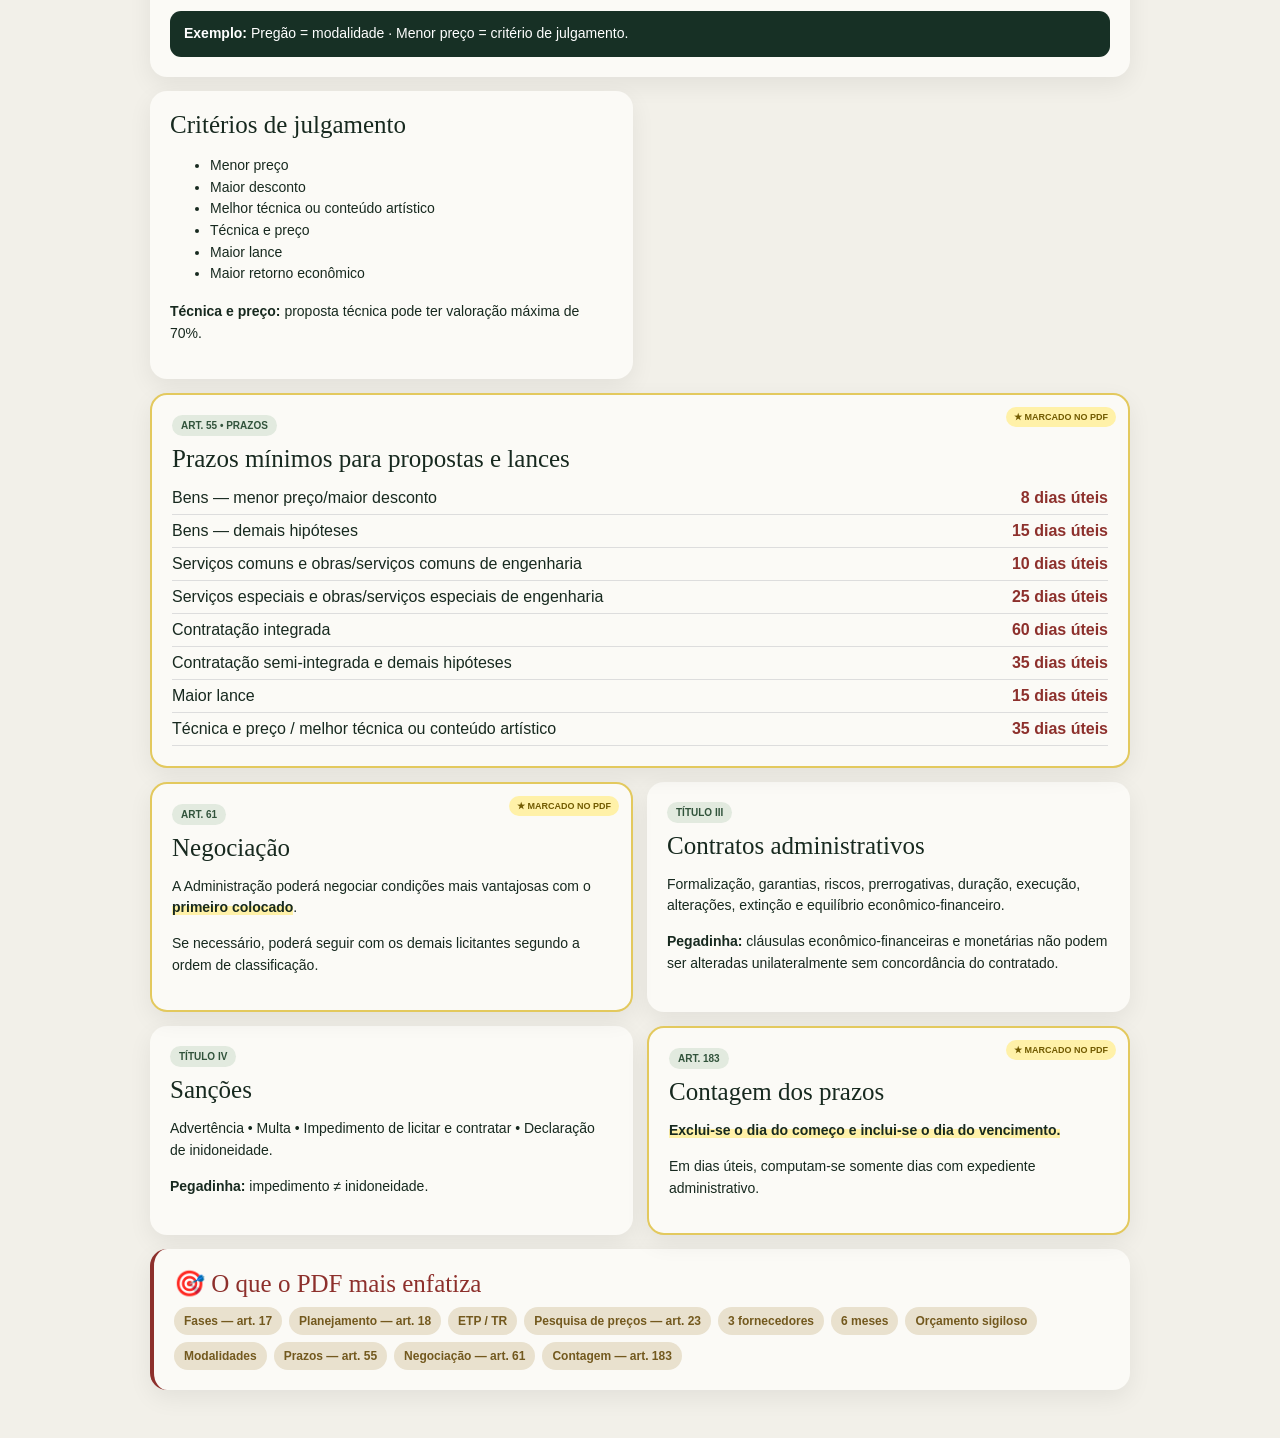
<file: licitacoes-resumo.html>
<!doctype html><html lang="pt-BR"><head><meta charset="utf-8"><meta name="viewport" content="width=device-width,initial-scale=1"><title>Resumo — Lei 14.133/2021</title><style>:root{--g:#173025;--g2:#264834;--gold:#d3b56c;--paper:#fbfaf6;--ink:#17291f;--red:#8d302c;--hl:#fff1a8}*{box-sizing:border-box}body{margin:0;background:#f2f0e9;color:var(--ink);font-family:Arial,sans-serif}.hero{background:linear-gradient(145deg,#10251b,#23422f);color:#fff;padding:20px 16px 36px}.wrap{width:min(980px,100%);margin:auto}.nav{display:flex;justify-content:space-between;gap:8px}.nav a,.nav button{border:1px solid #ffffff35;background:var(--g);color:#fff;text-decoration:none;border-radius:30px;padding:9px 13px;font-weight:700}.eyebrow{color:var(--gold);font-size:11px;letter-spacing:.18em;font-weight:bold;margin-top:32px}h1{font:clamp(34px,7vw,60px) Georgia,serif;margin:8px 0}.lead{color:#c5d2c8;line-height:1.55}.content{padding:18px 14px 48px}.grid{display:grid;grid-template-columns:repeat(2,1fr);gap:14px}.card{background:var(--paper);border-radius:17px;padding:20px;box-shadow:0 8px 25px #0001}.card h2{font:25px Georgia,serif;margin:0 0 9px}.card h3{font-size:14px;color:var(--g2);margin:16px 0 7px}.card p,.card li{font-size:14px;line-height:1.55}.tag{display:inline-block;background:#e2eadf;color:#31533b;border-radius:30px;padding:5px 9px;font-size:10px;font-weight:bold;margin-bottom:9px}.marked{border:2px solid #e3c95e;position:relative}.marked:before{content:'★ MARCADO NO PDF';position:absolute;right:12px;top:12px;background:var(--hl);color:#725b00;border-radius:20px;padding:5px 8px;font-size:9px;font-weight:800}.hl{background:linear-gradient(transparent 42%,var(--hl) 42%);font-weight:700}.trap{border-left:4px solid var(--red)}.trap h2{color:var(--red)}.full{grid-column:1/-1}.phases{font-weight:bold;line-height:1.9}.chips{display:flex;flex-wrap:wrap;gap:7px}.chips span{background:#e9e1ce;color:#73591e;border-radius:20px;padding:7px 10px;font-size:12px;font-weight:bold}.deadline{display:grid;grid-template-columns:1fr auto;gap:7px;border-bottom:1px solid #ddd;padding:7px 0}.deadline b{color:var(--red)}.memory{display:grid;grid-template-columns:repeat(5,1fr);gap:8px;margin-top:14px}.memory-item{background:#e5ece3;border:1px solid #cfdbcd;border-radius:12px;padding:12px;text-align:center}.memory-item b{display:block;color:var(--g2);font-size:13px}.memory-item strong{display:block;color:#805f18;font-size:11px;letter-spacing:.05em;margin-top:6px}.memory-note{margin:11px 0 0!important;font-size:11px!important;color:#66736a}.compare{display:grid;grid-template-columns:1fr 1fr;gap:10px}.compare-box{border-radius:13px;padding:16px;background:#e5ece3}.compare-box:last-child{background:#eee7d7}.compare-box span{display:block;font-size:10px;font-weight:800;letter-spacing:.08em;color:#6d775f}.compare-box strong{display:block;font:20px Georgia,serif;margin:6px 0}.compare-box p{margin:0}.example{margin:12px 0 0!important;padding:12px 14px;border-radius:11px;background:var(--g);color:#fff}@media(max-width:650px){.hero{padding:15px 15px 28px}.eyebrow{margin-top:25px}h1{font-size:33px}.content{padding:12px 10px 34px}.grid{grid-template-columns:1fr}.full{grid-column:auto}.card{padding:16px;border-radius:15px}.card h2{font-size:21px}.card p,.card li{font-size:13px}.marked{padding-top:42px}.marked:before{left:14px;right:auto}.nav a,.nav button{font-size:11px;padding:8px 11px}.memory{grid-template-columns:1fr}.memory-item{display:flex;align-items:center;justify-content:space-between;text-align:left;padding:11px 13px}.memory-item strong{margin:0 0 0 10px}.compare{grid-template-columns:1fr}}</style></head><body><header class="hero"><div class="wrap"><nav class="nav"><button onclick="history.back()">← Voltar</button><a href="index.html">⌂ Início</a></nav><div class="eyebrow">LICITAÇÕES E CONTRATOS · RESUMO</div><h1>Lei nº 14.133/2021</h1><p class="lead">Resumo de revisão com prioridade visual para os trechos destacados no PDF SALC. Os cartões com ★ correspondem aos assuntos efetivamente marcados no arquivo.</p></div></header><main class="content"><div class="wrap grid"><section class="card"><span class="tag">TÍTULO I</span><h2>Conceitos essenciais</h2><p>Âmbito, princípios, definições e agentes públicos.</p><h3>Pegadinhas</h3><p>Obra ≠ serviço de engenharia • comum ≠ especial • ETP ≠ TR • sobrepreço ≠ superfaturamento.</p></section><section class="card marked"><span class="tag">ART. 17</span><h2>Fases da licitação</h2><p class="phases"><span class="hl">Preparatória → Divulgação do edital → Propostas/Lances → Julgamento → Habilitação → Recursal → Homologação</span></p><p><b>Pegadinha:</b> a habilitação vem, em regra, depois do julgamento.</p></section><section class="card marked"><span class="tag">ART. 18</span><h2>Fase preparatória</h2><p><span class="hl">Palavra-chave: PLANEJAMENTO.</span></p><ul><li>Plano de contratações anual</li><li>Estudo Técnico Preliminar — ETP</li><li>Termo de Referência / projetos</li><li>Condições de execução e pagamento</li><li>Orçamento estimado</li><li>Elaboração do edital</li><li><b>Análise dos riscos</b></li></ul></section><section class="card marked"><span class="tag">ART. 23</span><h2>Pesquisa de preços</h2><ul><li>Banco/painel de preços públicos</li><li>Contratações similares: <b>1 ano anterior</b></li><li>Pesquisa direta com <b>mínimo de 3 fornecedores</b></li><li>Orçamentos: até <b>6 meses</b> antes do edital</li><li>Base nacional de notas fiscais eletrônicas</li></ul></section><section class="card marked"><span class="tag">ART. 24</span><h2>Orçamento sigiloso</h2><p>Desde que justificado, o orçamento estimado poderá ter <span class="hl">caráter sigiloso</span>.</p><p><b>Pegadinha:</b> o sigilo não prevalece perante os órgãos de controle interno e externo.</p></section><section class="card marked full"><span class="tag">ART. 28 · MEMORIZAÇÃO</span><h2>As 5 modalidades</h2><div class="memory"><div class="memory-item"><b>Pregão</b><strong>COMUM</strong></div><div class="memory-item"><b>Concorrência</b><strong>ESPECIAL / OBRAS</strong></div><div class="memory-item"><b>Concurso</b><strong>TRABALHO</strong></div><div class="memory-item"><b>Leilão</b><strong>ALIENAÇÃO</strong></div><div class="memory-item"><b>Diálogo competitivo</b><strong>COMPLEXIDADE</strong></div></div><p class="memory-note">Atalho de memorização: comum → especial/obras → trabalho técnico, científico ou artístico → alienação → complexidade.</p><p><b>Pegadinha:</b> credenciamento e registro de preços não são modalidades.</p></section><section class="card full"><span class="tag">NÃO CONFUNDA</span><h2>Modalidade ≠ critério de julgamento</h2><div class="compare"><div class="compare-box"><span>MODALIDADE</span><strong>Qual procedimento será utilizado?</strong><p>Exemplos: pregão, concorrência e leilão.</p></div><div class="compare-box"><span>CRITÉRIO DE JULGAMENTO</span><strong>Como será escolhida a melhor proposta?</strong><p>Exemplos: menor preço, maior desconto e maior lance.</p></div></div><p class="example"><b>Exemplo:</b> Pregão = modalidade · Menor preço = critério de julgamento.</p></section><section class="card"><h2>Critérios de julgamento</h2><ul><li>Menor preço</li><li>Maior desconto</li><li>Melhor técnica ou conteúdo artístico</li><li>Técnica e preço</li><li>Maior lance</li><li>Maior retorno econômico</li></ul><p><b>Técnica e preço:</b> proposta técnica pode ter valoração máxima de 70%.</p></section><section class="card marked full"><span class="tag">ART. 55 • PRAZOS</span><h2>Prazos mínimos para propostas e lances</h2><div class="deadline"><span>Bens — menor preço/maior desconto</span><b>8 dias úteis</b></div><div class="deadline"><span>Bens — demais hipóteses</span><b>15 dias úteis</b></div><div class="deadline"><span>Serviços comuns e obras/serviços comuns de engenharia</span><b>10 dias úteis</b></div><div class="deadline"><span>Serviços especiais e obras/serviços especiais de engenharia</span><b>25 dias úteis</b></div><div class="deadline"><span>Contratação integrada</span><b>60 dias úteis</b></div><div class="deadline"><span>Contratação semi-integrada e demais hipóteses</span><b>35 dias úteis</b></div><div class="deadline"><span>Maior lance</span><b>15 dias úteis</b></div><div class="deadline"><span>Técnica e preço / melhor técnica ou conteúdo artístico</span><b>35 dias úteis</b></div></section><section class="card marked"><span class="tag">ART. 61</span><h2>Negociação</h2><p>A Administração poderá negociar condições mais vantajosas com o <span class="hl">primeiro colocado</span>.</p><p>Se necessário, poderá seguir com os demais licitantes segundo a ordem de classificação.</p></section><section class="card"><span class="tag">TÍTULO III</span><h2>Contratos administrativos</h2><p>Formalização, garantias, riscos, prerrogativas, duração, execução, alterações, extinção e equilíbrio econômico-financeiro.</p><p><b>Pegadinha:</b> cláusulas econômico-financeiras e monetárias não podem ser alteradas unilateralmente sem concordância do contratado.</p></section><section class="card"><span class="tag">TÍTULO IV</span><h2>Sanções</h2><p>Advertência • Multa • Impedimento de licitar e contratar • Declaração de inidoneidade.</p><p><b>Pegadinha:</b> impedimento ≠ inidoneidade.</p></section><section class="card marked"><span class="tag">ART. 183</span><h2>Contagem dos prazos</h2><p><span class="hl">Exclui-se o dia do começo e inclui-se o dia do vencimento.</span></p><p>Em dias úteis, computam-se somente dias com expediente administrativo.</p></section><section class="card trap full"><h2>🎯 O que o PDF mais enfatiza</h2><div class="chips"><span>Fases — art. 17</span><span>Planejamento — art. 18</span><span>ETP / TR</span><span>Pesquisa de preços — art. 23</span><span>3 fornecedores</span><span>6 meses</span><span>Orçamento sigiloso</span><span>Modalidades</span><span>Prazos — art. 55</span><span>Negociação — art. 61</span><span>Contagem — art. 183</span></div></section></div></main></body></html>
</file>
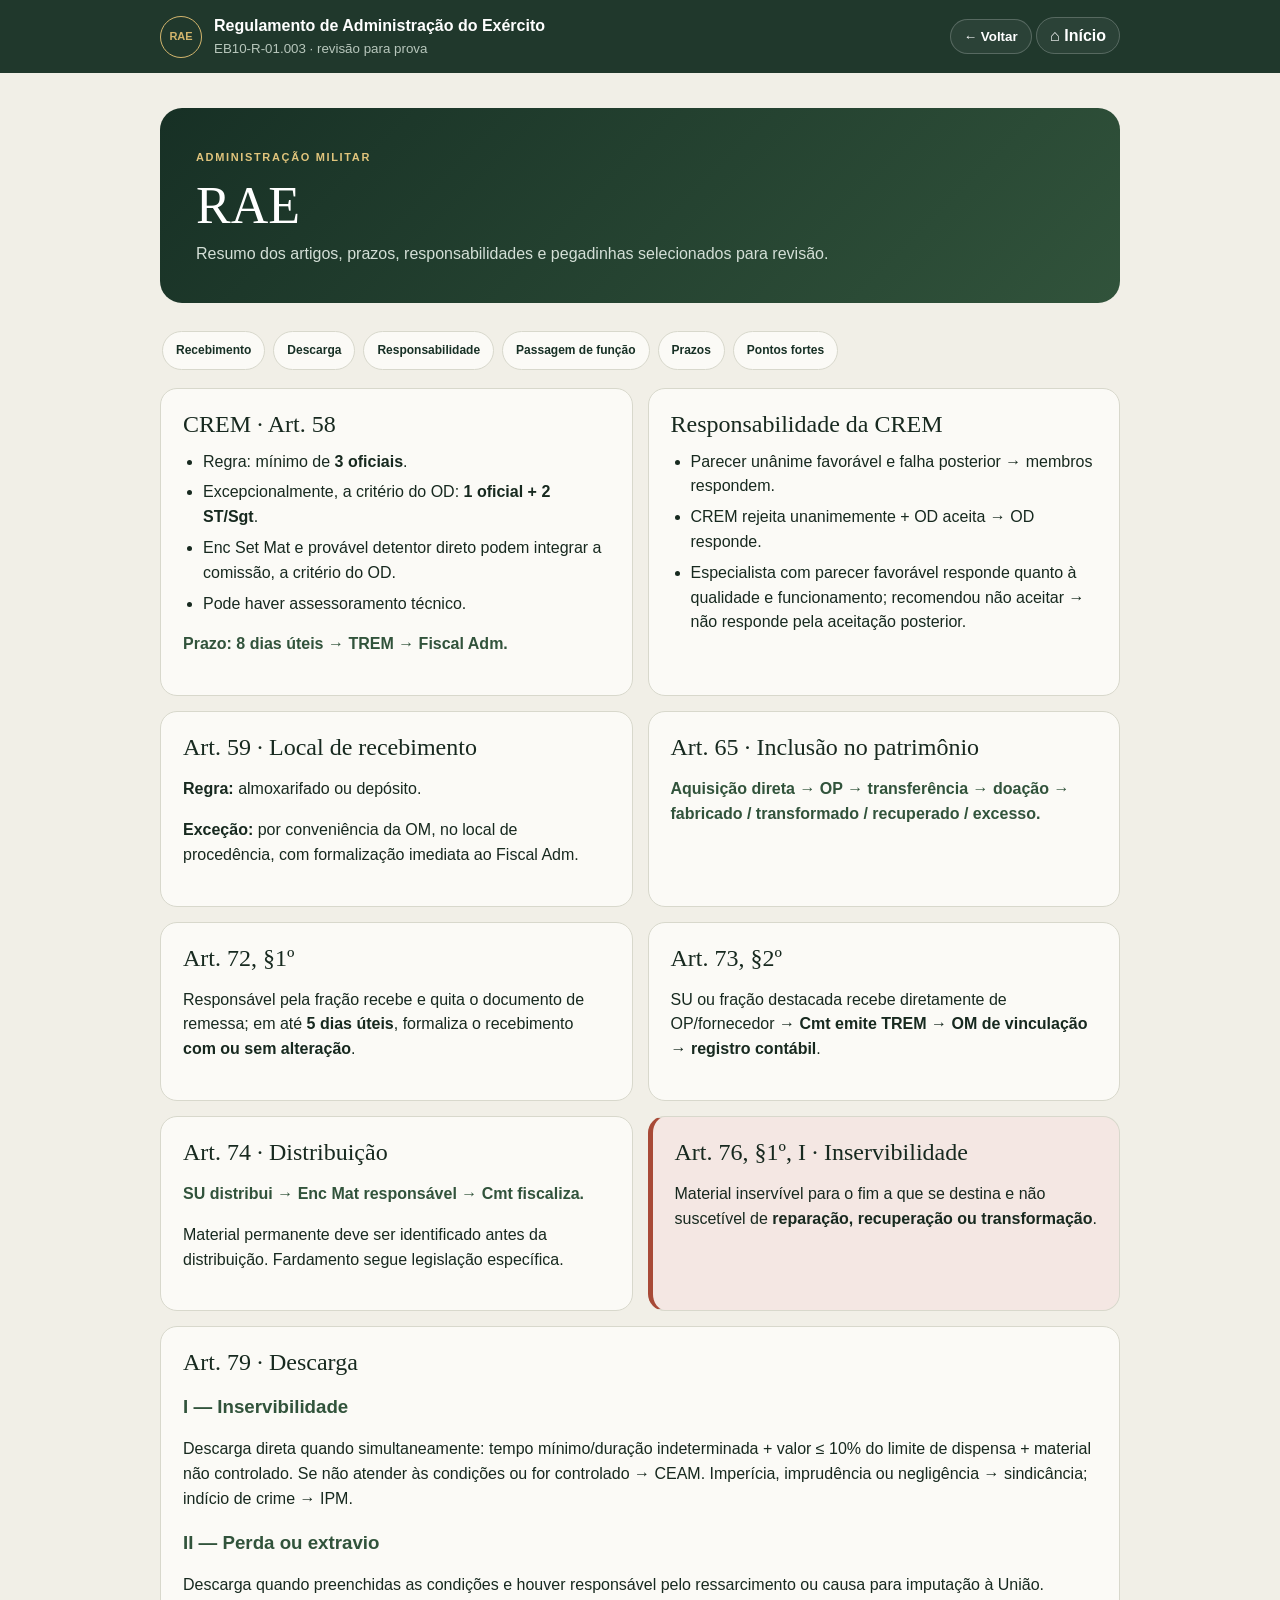
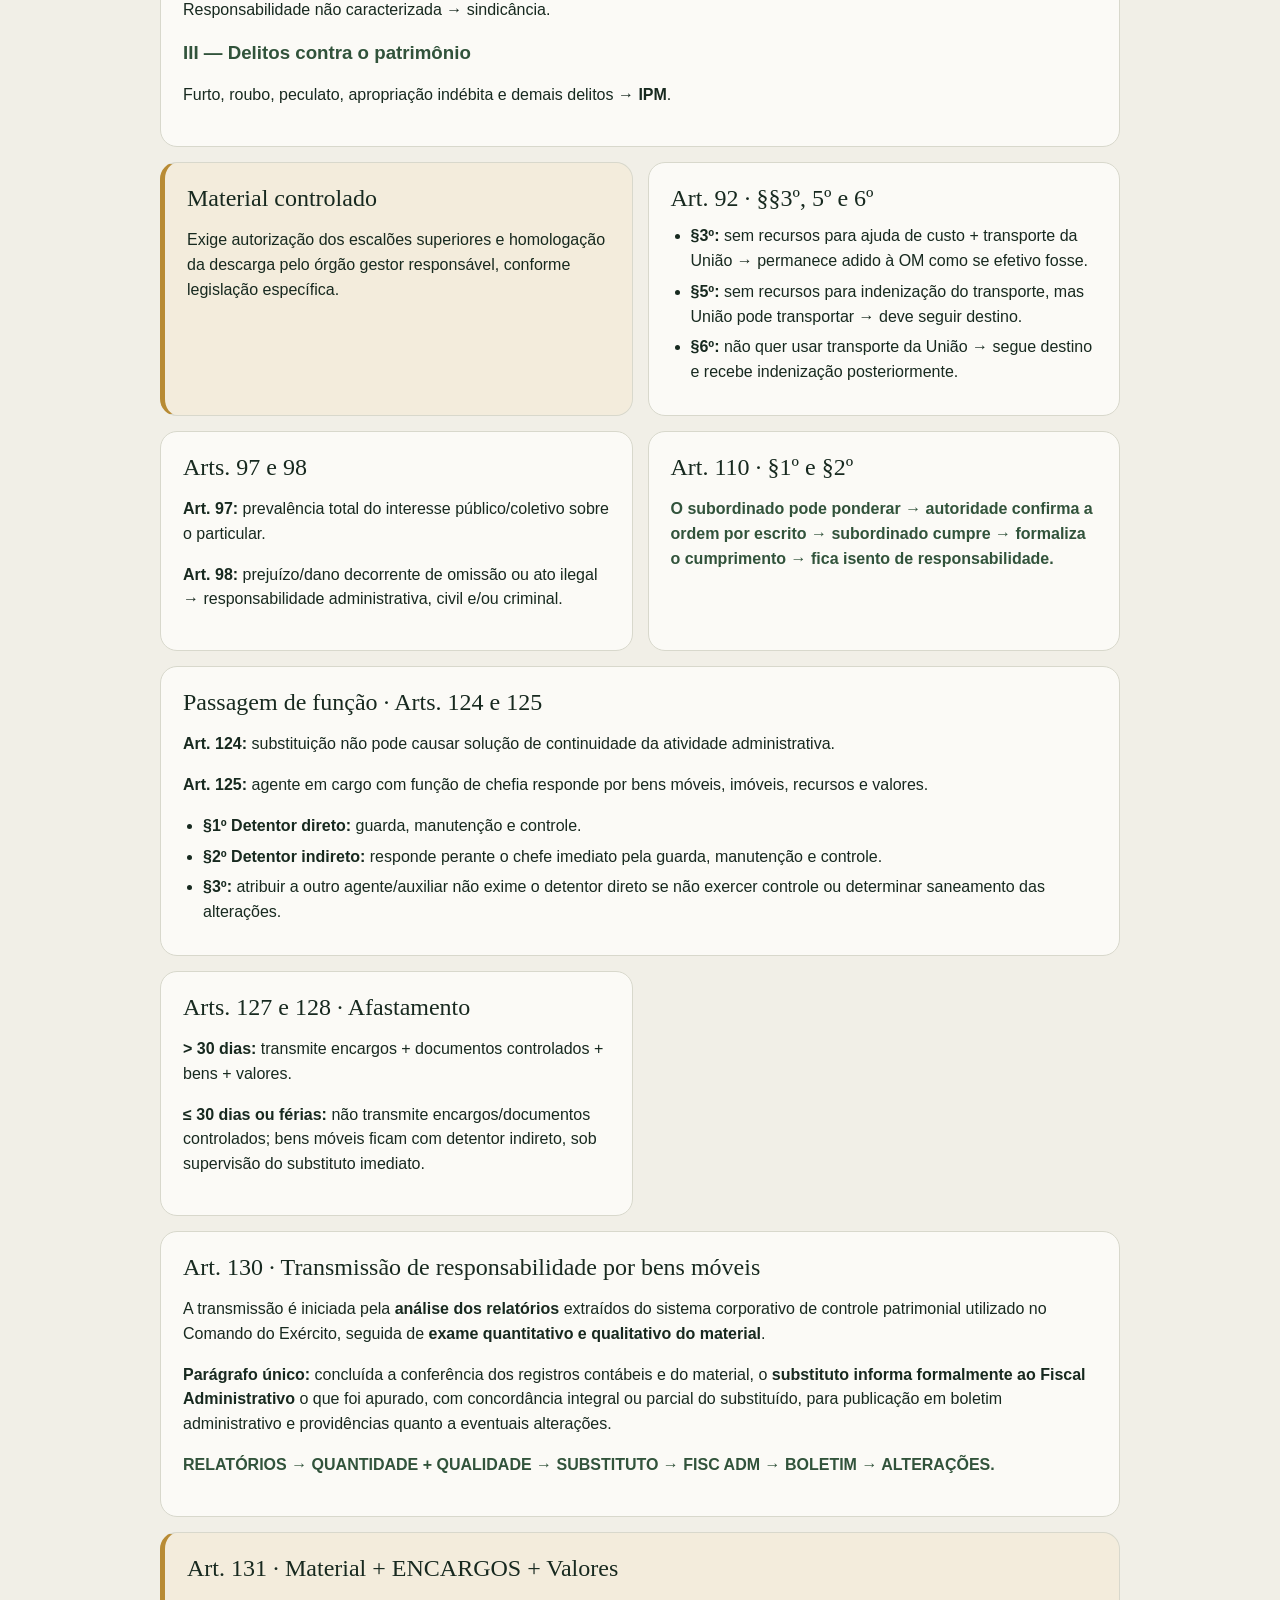
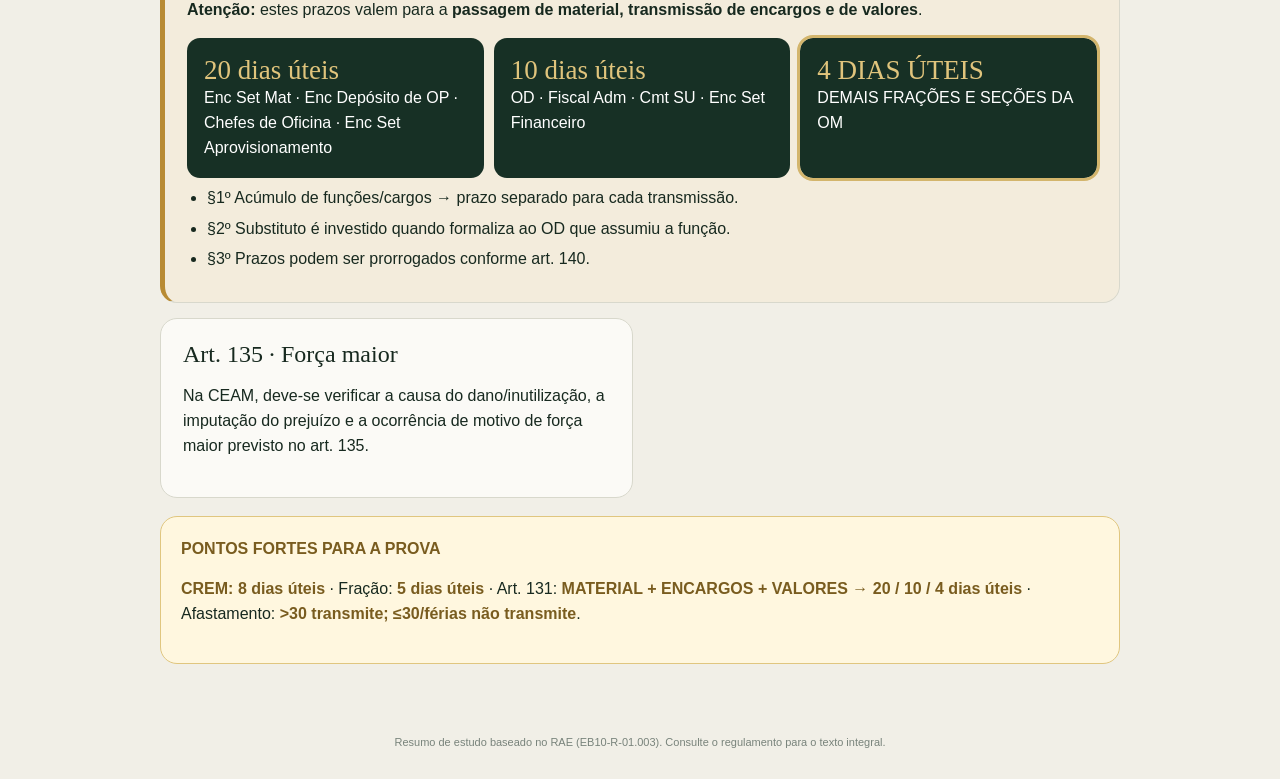
<file: rae.html>
<!doctype html>
<html lang="pt-BR"><head><meta charset="utf-8"><meta name="viewport" content="width=device-width,initial-scale=1"><title>RAE — Revisão</title><style>:root{--green:#173025;--olive:#31533b;--cream:#f1efe7;--paper:#fbfaf6;--ink:#17291f;--muted:#66736a;--gold:#b88b34;--line:#d8d8cc;--red:#a84a37}*{box-sizing:border-box}html{scroll-behavior:smooth}body{margin:0;background:var(--cream);color:var(--ink);font-family:Arial,sans-serif;line-height:1.55}.top{position:sticky;top:0;z-index:10;background:#173025f5;color:#fff}.top-inner{max-width:1000px;margin:auto;padding:14px 20px;display:flex;justify-content:space-between;align-items:center;gap:12px}.brand{display:flex;align-items:center;gap:12px}.seal{width:42px;height:42px;border:1px solid #d3b56c;border-radius:50%;display:grid;place-items:center;color:#d3b56c;font-size:11px;font-weight:800}.brand small{display:block;color:#b8c7bc}.actions a,.actions button{border:1px solid #ffffff35;background:#ffffff0d;color:#fff;text-decoration:none;border-radius:30px;padding:9px 13px;font-weight:700;cursor:pointer}main{max-width:1000px;margin:auto;padding:35px 20px 70px}.hero{background:linear-gradient(135deg,var(--green),var(--olive));color:#fff;border-radius:22px;padding:36px;margin-bottom:18px}.hero h1{font:clamp(34px,6vw,52px) Georgia,serif;margin:7px 0}.hero p{color:#d4dfd7;margin:0}.eyebrow{font-size:11px;letter-spacing:.15em;color:#e0c47c;font-weight:800}.toc{display:flex;gap:8px;overflow-x:auto;padding:10px 2px 18px;scrollbar-width:thin}.toc a{flex:0 0 auto;text-decoration:none;color:var(--green);background:var(--paper);border:1px solid var(--line);border-radius:30px;padding:9px 13px;font-size:12px;font-weight:700}.toc a:hover{background:#e5ece3}.anchor{scroll-margin-top:90px}.grid{display:grid;grid-template-columns:1fr 1fr;gap:15px}.card{background:var(--paper);border:1px solid var(--line);border-radius:17px;padding:22px}.wide{grid-column:1/-1}.card h2{font:24px Georgia,serif;margin:0 0 12px}.card h3{margin:16px 0 6px;color:var(--olive)}ul{padding-left:20px;margin:8px 0}li{margin:6px 0}.key{border-left:5px solid var(--gold);background:#f3ecdc}.warn{border-left:5px solid var(--red);background:#f4e7e3}.flow{font-weight:800;color:var(--olive)}.deadlines{display:grid;grid-template-columns:repeat(3,1fr);gap:10px}.deadline{background:var(--green);color:#fff;border-radius:13px;padding:17px}.deadline strong{display:block;font:27px Georgia,serif;color:#e0c47c}.deadline.hot{outline:3px solid #d3b56c}.exam{margin-top:18px;background:#fff7df;border:1px solid #e0c67f;border-radius:17px;padding:20px}.exam b{color:#795c1f}footer{text-align:center;color:#78837b;font-size:11px;padding:0 20px 28px}@media(max-width:700px){main{padding:22px 14px 50px}.hero{padding:24px 20px}.grid{grid-template-columns:1fr}.wide{grid-column:auto}.deadlines{grid-template-columns:1fr}.brand small{display:none}.card{padding:18px}.toc{margin:0 -14px;padding:8px 14px 16px}}</style></head><body><header class="top"><div class="top-inner"><div class="brand"><div class="seal">RAE</div><div><b>Regulamento de Administração do Exército</b><small>EB10-R-01.003 · revisão para prova</small></div></div><nav class="actions"><button onclick="history.back()">← Voltar</button> <a href="index.html">⌂ Início</a></nav></div></header><main><section class="hero"><span class="eyebrow">ADMINISTRAÇÃO MILITAR</span><h1>RAE</h1><p>Resumo dos artigos, prazos, responsabilidades e pegadinhas selecionados para revisão.</p></section><nav class="toc" aria-label="Índice interno"><a href="#recebimento">Recebimento</a><a href="#descarga">Descarga</a><a href="#responsabilidade">Responsabilidade</a><a href="#passagem">Passagem de função</a><a href="#prazos">Prazos</a><a href="#prova">Pontos fortes</a></nav><div class="grid">
<section class="card anchor" id="recebimento"><h2>CREM · Art. 58</h2><ul><li>Regra: mínimo de <b>3 oficiais</b>.</li><li>Excepcionalmente, a critério do OD: <b>1 oficial + 2 ST/Sgt</b>.</li><li>Enc Set Mat e provável detentor direto podem integrar a comissão, a critério do OD.</li><li>Pode haver assessoramento técnico.</li></ul><p class="flow">Prazo: 8 dias úteis → TREM → Fiscal Adm.</p></section>
<section class="card"><h2>Responsabilidade da CREM</h2><ul><li>Parecer unânime favorável e falha posterior → membros respondem.</li><li>CREM rejeita unanimemente + OD aceita → OD responde.</li><li>Especialista com parecer favorável responde quanto à qualidade e funcionamento; recomendou não aceitar → não responde pela aceitação posterior.</li></ul></section>
<section class="card"><h2>Art. 59 · Local de recebimento</h2><p><b>Regra:</b> almoxarifado ou depósito.</p><p><b>Exceção:</b> por conveniência da OM, no local de procedência, com formalização imediata ao Fiscal Adm.</p></section>
<section class="card"><h2>Art. 65 · Inclusão no patrimônio</h2><p class="flow">Aquisição direta → OP → transferência → doação → fabricado / transformado / recuperado / excesso.</p></section>
<section class="card"><h2>Art. 72, §1º</h2><p>Responsável pela fração recebe e quita o documento de remessa; em até <b>5 dias úteis</b>, formaliza o recebimento <b>com ou sem alteração</b>.</p></section>
<section class="card"><h2>Art. 73, §2º</h2><p>SU ou fração destacada recebe diretamente de OP/fornecedor → <b>Cmt emite TREM → OM de vinculação → registro contábil</b>.</p></section>
<section class="card"><h2>Art. 74 · Distribuição</h2><p class="flow">SU distribui → Enc Mat responsável → Cmt fiscaliza.</p><p>Material permanente deve ser identificado antes da distribuição. Fardamento segue legislação específica.</p></section>
<section class="card warn"><h2>Art. 76, §1º, I · Inservibilidade</h2><p>Material inservível para o fim a que se destina e não suscetível de <b>reparação, recuperação ou transformação</b>.</p></section>
<section class="card wide anchor" id="descarga"><h2>Art. 79 · Descarga</h2><h3>I — Inservibilidade</h3><p>Descarga direta quando simultaneamente: tempo mínimo/duração indeterminada + valor ≤ 10% do limite de dispensa + material não controlado. Se não atender às condições ou for controlado → CEAM. Imperícia, imprudência ou negligência → sindicância; indício de crime → IPM.</p><h3>II — Perda ou extravio</h3><p>Descarga quando preenchidas as condições e houver responsável pelo ressarcimento ou causa para imputação à União. Responsabilidade não caracterizada → sindicância.</p><h3>III — Delitos contra o patrimônio</h3><p>Furto, roubo, peculato, apropriação indébita e demais delitos → <b>IPM</b>.</p></section>
<section class="card key"><h2>Material controlado</h2><p>Exige autorização dos escalões superiores e homologação da descarga pelo órgão gestor responsável, conforme legislação específica.</p></section>
<section class="card"><h2>Art. 92 · §§3º, 5º e 6º</h2><ul><li><b>§3º:</b> sem recursos para ajuda de custo + transporte da União → permanece adido à OM como se efetivo fosse.</li><li><b>§5º:</b> sem recursos para indenização do transporte, mas União pode transportar → deve seguir destino.</li><li><b>§6º:</b> não quer usar transporte da União → segue destino e recebe indenização posteriormente.</li></ul></section>
<section class="card anchor" id="responsabilidade"><h2>Arts. 97 e 98</h2><p><b>Art. 97:</b> prevalência total do interesse público/coletivo sobre o particular.</p><p><b>Art. 98:</b> prejuízo/dano decorrente de omissão ou ato ilegal → responsabilidade administrativa, civil e/ou criminal.</p></section>
<section class="card"><h2>Art. 110 · §1º e §2º</h2><p class="flow">O subordinado pode ponderar → autoridade confirma a ordem por escrito → subordinado cumpre → formaliza o cumprimento → fica isento de responsabilidade.</p></section>
<section class="card wide anchor" id="passagem"><h2>Passagem de função · Arts. 124 e 125</h2><p><b>Art. 124:</b> substituição não pode causar solução de continuidade da atividade administrativa.</p><p><b>Art. 125:</b> agente em cargo com função de chefia responde por bens móveis, imóveis, recursos e valores.</p><ul><li><b>§1º Detentor direto:</b> guarda, manutenção e controle.</li><li><b>§2º Detentor indireto:</b> responde perante o chefe imediato pela guarda, manutenção e controle.</li><li><b>§3º:</b> atribuir a outro agente/auxiliar não exime o detentor direto se não exercer controle ou determinar saneamento das alterações.</li></ul></section>
<section class="card"><h2>Arts. 127 e 128 · Afastamento</h2><p><b>&gt; 30 dias:</b> transmite encargos + documentos controlados + bens + valores.</p><p><b>≤ 30 dias ou férias:</b> não transmite encargos/documentos controlados; bens móveis ficam com detentor indireto, sob supervisão do substituto imediato.</p></section>
<section class="card wide"><h2>Art. 130 · Transmissão de responsabilidade por bens móveis</h2><p>A transmissão é iniciada pela <b>análise dos relatórios</b> extraídos do sistema corporativo de controle patrimonial utilizado no Comando do Exército, seguida de <b>exame quantitativo e qualitativo do material</b>.</p><p><b>Parágrafo único:</b> concluída a conferência dos registros contábeis e do material, o <b>substituto informa formalmente ao Fiscal Administrativo</b> o que foi apurado, com concordância integral ou parcial do substituído, para publicação em boletim administrativo e providências quanto a eventuais alterações.</p><p class="flow">RELATÓRIOS → QUANTIDADE + QUALIDADE → SUBSTITUTO → FISC ADM → BOLETIM → ALTERAÇÕES.</p></section>
<section class="card wide key anchor" id="prazos"><h2>Art. 131 · Material + ENCARGOS + Valores</h2><p><b>Atenção:</b> estes prazos valem para a <b>passagem de material, transmissão de encargos e de valores</b>.</p><div class="deadlines"><div class="deadline"><strong>20 dias úteis</strong><span>Enc Set Mat · Enc Depósito de OP · Chefes de Oficina · Enc Set Aprovisionamento</span></div><div class="deadline"><strong>10 dias úteis</strong><span>OD · Fiscal Adm · Cmt SU · Enc Set Financeiro</span></div><div class="deadline hot"><strong>4 DIAS ÚTEIS</strong><span>DEMAIS FRAÇÕES E SEÇÕES DA OM</span></div></div><ul><li>§1º Acúmulo de funções/cargos → prazo separado para cada transmissão.</li><li>§2º Substituto é investido quando formaliza ao OD que assumiu a função.</li><li>§3º Prazos podem ser prorrogados conforme art. 140.</li></ul></section>
<section class="card"><h2>Art. 135 · Força maior</h2><p>Na CEAM, deve-se verificar a causa do dano/inutilização, a imputação do prejuízo e a ocorrência de motivo de força maior previsto no art. 135.</p></section>
</div><section class="exam anchor" id="prova"><b>PONTOS FORTES PARA A PROVA</b><p><b>CREM: 8 dias úteis</b> · Fração: <b>5 dias úteis</b> · Art. 131: <b>MATERIAL + ENCARGOS + VALORES → 20 / 10 / 4 dias úteis</b> · Afastamento: <b>&gt;30 transmite; ≤30/férias não transmite</b>.</p></section></main><footer>Resumo de estudo baseado no RAE (EB10-R-01.003). Consulte o regulamento para o texto integral.</footer></body></html>
</file>
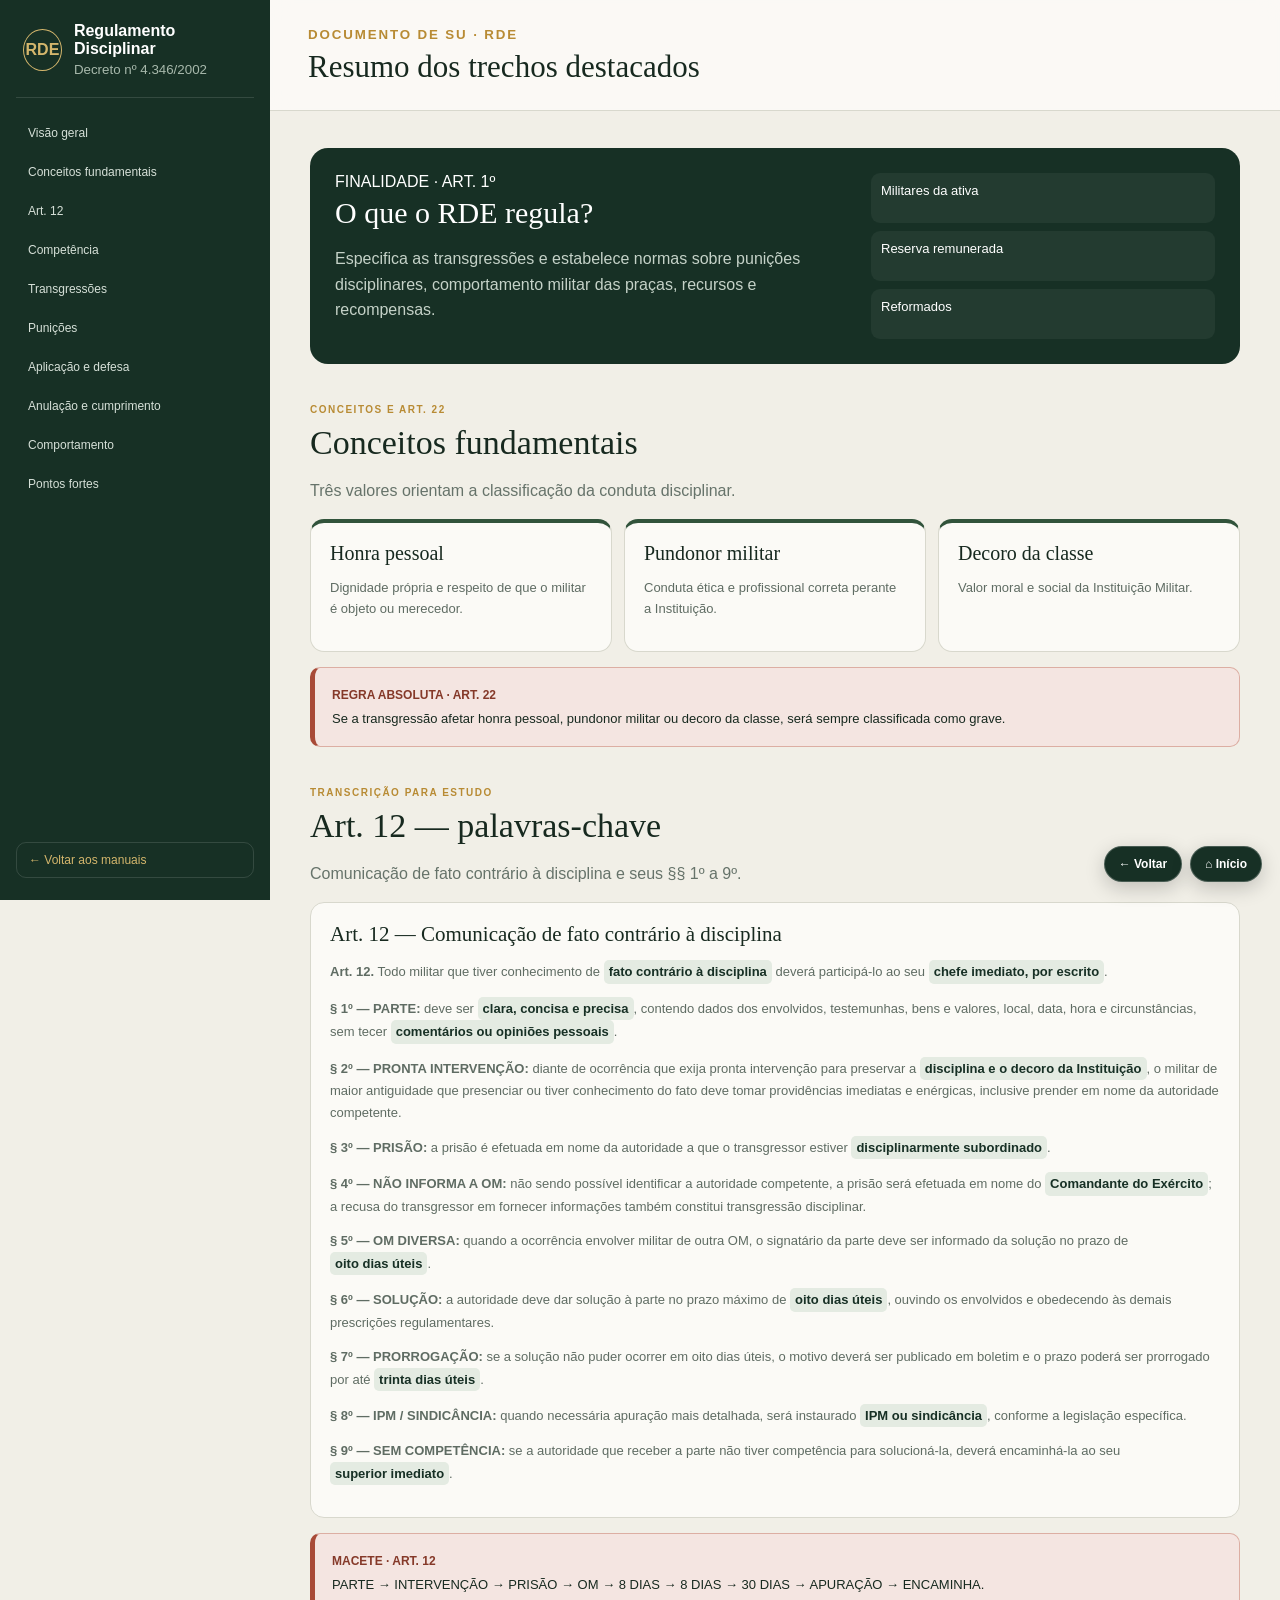
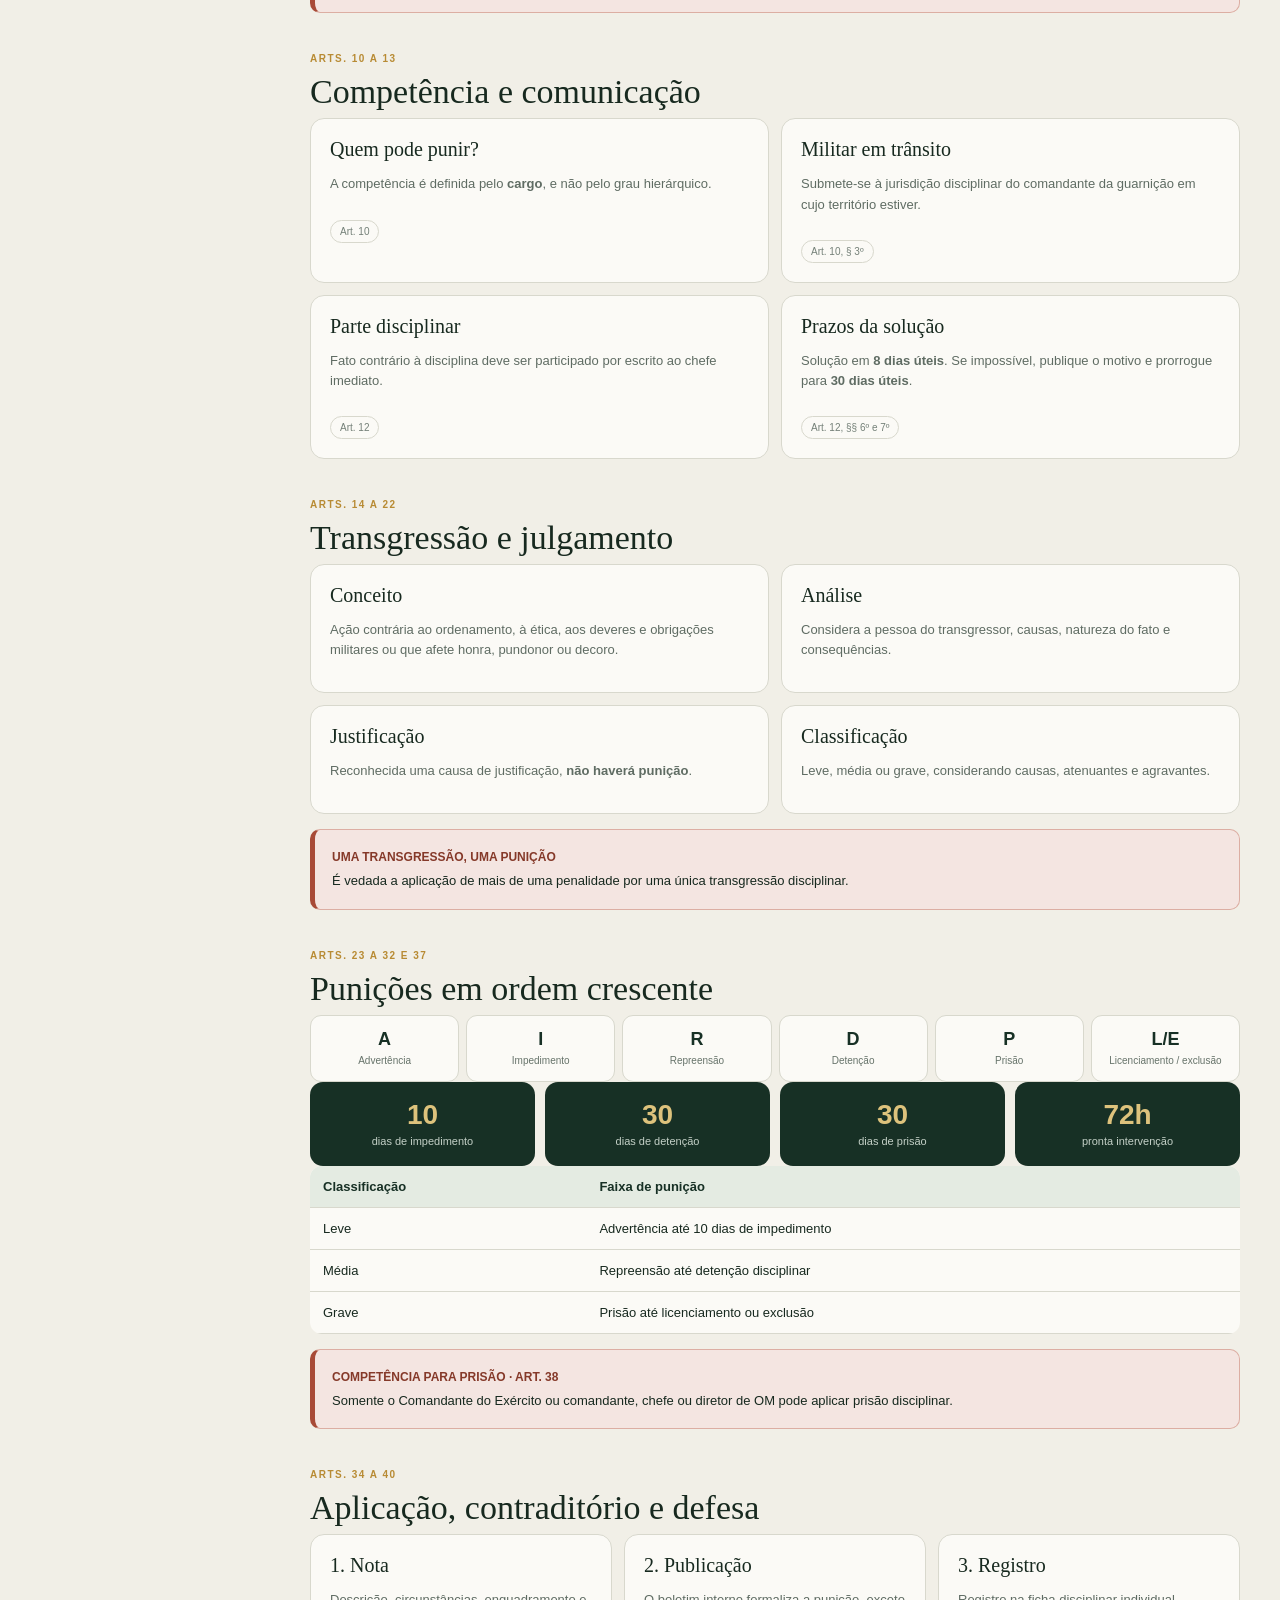
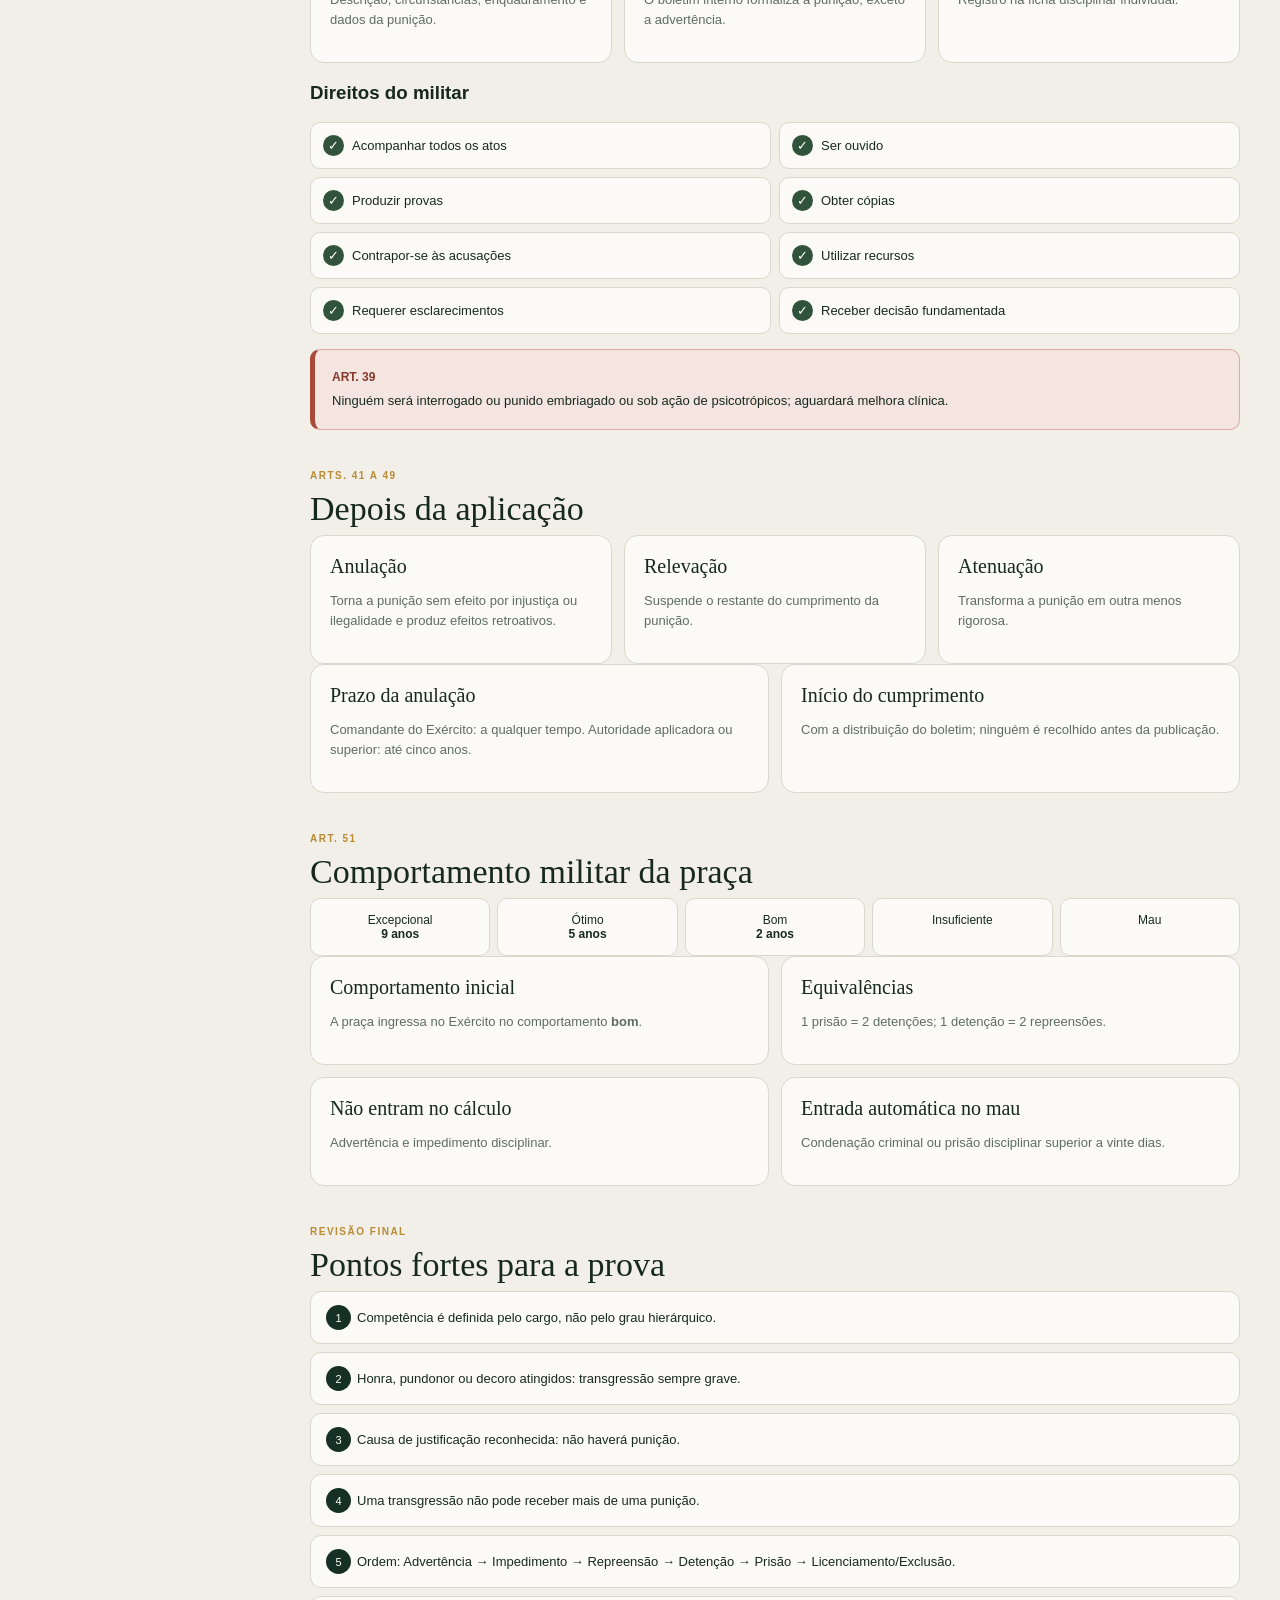
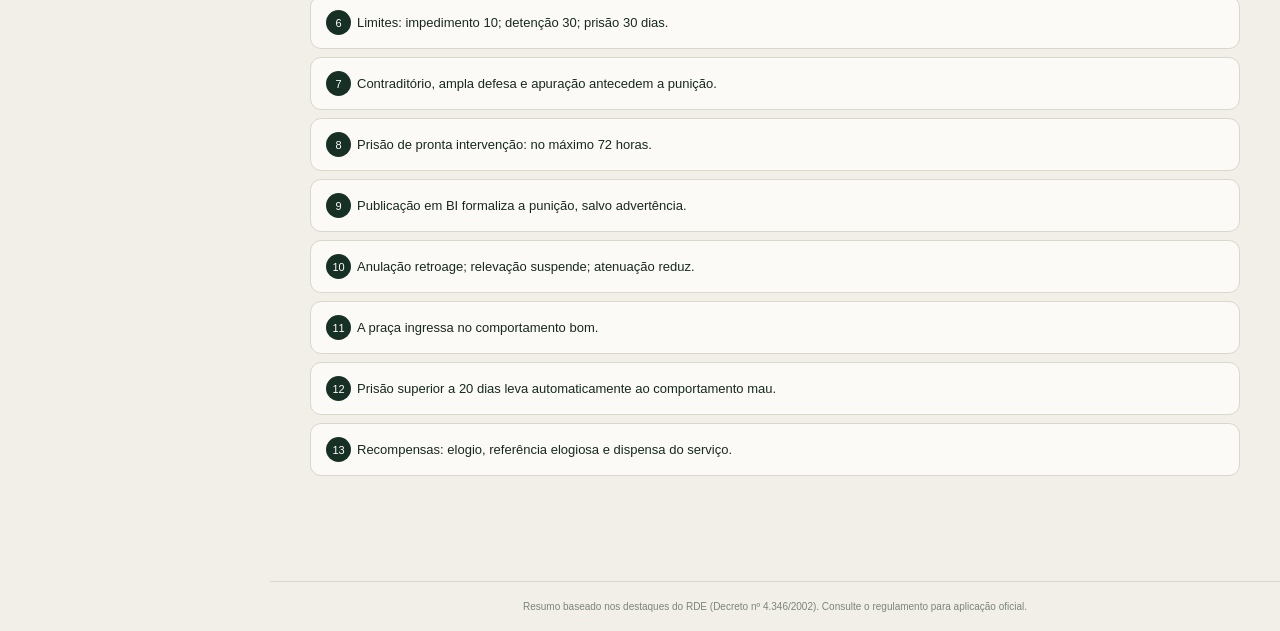
<file: rde.html>
<!doctype html><html lang="pt-BR"><head><meta charset="utf-8"><meta name="viewport" content="width=device-width,initial-scale=1"><title>RDE — Resumo Interativo</title>
<style>
:root{--g:#173025;--g2:#31533b;--bg:#f1efe7;--paper:#fbfaf6;--ink:#17291f;--muted:#66736a;--gold:#b88b34;--red:#a84a37;--line:#d8d8cd}*{box-sizing:border-box}html{scroll-behavior:smooth}body{margin:0;background:var(--bg);color:var(--ink);font-family:Arial,sans-serif}.layout{min-height:100vh;display:grid;grid-template-columns:270px 1fr}.side{height:100vh;position:sticky;top:0;background:var(--g);color:#fff;padding:22px 16px;display:flex;flex-direction:column}.brand{display:flex;gap:12px;align-items:center;padding:0 7px 20px;border-bottom:1px solid #ffffff20}.seal{width:42px;height:42px;border:1px solid #d4b66c;border-radius:50%;display:grid;place-items:center;color:#d4b66c;font-weight:800}.brand strong,.brand small{display:block}.brand small{color:#a8b9ac;margin-top:4px}.nav{display:grid;gap:5px;padding:18px 0;overflow:auto}.nav a{color:#d6e0d8;text-decoration:none;padding:10px 12px;border-radius:10px;font-size:12px}.nav a:hover{background:#ffffff10}.back{margin-top:auto;color:#d4b66c;text-decoration:none;border:1px solid #ffffff20;padding:10px 12px;border-radius:10px;font-size:12px}.work{min-width:0}.top{padding:25px 38px;background:#fbfaf6eF;border-bottom:1px solid var(--line);position:sticky;top:0;z-index:3;backdrop-filter:blur(10px)}.top small{color:var(--gold);font-weight:bold;letter-spacing:.14em}.top h1{font:31px Georgia,serif;margin:6px 0 0}.content{max-width:1050px;margin:auto;padding:37px 40px 70px}section{scroll-margin-top:110px;margin-bottom:35px}.head span{font-size:10px;letter-spacing:.15em;color:var(--gold);font-weight:bold}.head h2{font:34px Georgia,serif;margin:7px 0}.head p{color:var(--muted);line-height:1.6;max-width:730px}.grid{display:grid;grid-template-columns:repeat(3,1fr);gap:12px}.grid.two{grid-template-columns:repeat(2,1fr)}.card{background:var(--paper);border:1px solid var(--line);border-radius:14px;padding:19px}.card h3{font:20px Georgia,serif;margin:0 0 8px}.card p,.card li{font-size:13px;line-height:1.55;color:#5f6c63}.card ul{margin:8px 0 0;padding-left:18px}.article{display:inline-block;margin-top:12px;padding:5px 9px;border:1px solid var(--line);border-radius:30px;font-size:10px;color:#748078}.hero{background:var(--g);color:#fff;border-radius:18px;padding:25px;display:grid;grid-template-columns:1.5fr 1fr;gap:20px}.hero h2{font:30px Georgia,serif;margin:5px 0}.hero p{color:#c5d2c8;line-height:1.6}.scope{display:grid;gap:8px}.scope div{background:#ffffff0d;padding:10px;border-radius:9px;font-size:13px}.concept{border-top:4px solid var(--g2)}.alert{background:#f4e5e1;border:1px solid #dcaea3;border-left:5px solid var(--red);padding:17px;border-radius:10px;margin-top:15px}.alert b{font-size:12px;color:#853929}.alert p{margin:6px 0 0;line-height:1.55;font-size:13px}.sequence{display:grid;grid-template-columns:repeat(6,1fr);gap:7px}.step{background:var(--paper);border:1px solid var(--line);border-radius:11px;padding:13px 8px;text-align:center}.step b{display:block;color:var(--g);font-size:18px}.step small{font-size:10px;color:var(--muted)}.limits{width:100%;border-collapse:collapse;background:var(--paper);border-radius:12px;overflow:hidden}.limits th,.limits td{text-align:left;padding:13px;border-bottom:1px solid var(--line);font-size:13px}.limits th{background:#e4ebe2;color:var(--g)}.rights{display:grid;grid-template-columns:repeat(2,1fr);gap:8px}.right{background:var(--paper);border:1px solid var(--line);border-radius:10px;padding:12px;font-size:13px}.right:before{content:"✓";display:inline-grid;place-items:center;width:21px;height:21px;border-radius:50%;background:var(--g2);color:#fff;margin-right:8px}.numbers{display:grid;grid-template-columns:repeat(4,1fr);gap:10px}.number{background:var(--g);color:#fff;border-radius:13px;padding:17px;text-align:center}.number strong{display:block;font-size:28px;color:#ddc27c}.number span{font-size:11px;color:#c4d0c7}.behavior{display:grid;grid-template-columns:repeat(5,1fr);gap:7px}.behavior div{padding:14px 7px;text-align:center;border-radius:10px;background:var(--paper);border:1px solid var(--line);font-size:12px}.strong{display:grid;gap:8px;counter-reset:n}.strong div{counter-increment:n;background:var(--paper);border:1px solid var(--line);border-radius:11px;padding:13px 15px;display:grid;grid-template-columns:31px 1fr;align-items:center;font-size:13px}.strong div:before{content:counter(n);width:25px;height:25px;border-radius:50%;background:var(--g);color:#fff;display:grid;place-items:center;font-size:11px}.kw{display:inline-block;background:#e4ebe2;color:var(--g);font-weight:700;border-radius:5px;padding:1px 5px}.article-text{background:var(--paper);border:1px solid var(--line);border-radius:14px;padding:19px;margin-top:12px}.article-text h3{font:21px Georgia,serif;margin:0 0 10px}.article-text p{font-size:13px;line-height:1.65;color:#5f6c63}footer{text-align:center;padding:19px;border-top:1px solid var(--line);font-size:10px;color:#7b857e}.mobile-nav{display:none}@media(max-width:800px){.layout{display:block}.side{display:none}.top{padding:15px 16px;position:sticky}.top h1{font-size:23px}.mobile-nav{display:flex;position:sticky;top:75px;z-index:2;overflow:auto;gap:6px;padding:8px 12px;background:var(--paper);border-bottom:1px solid var(--line)}.mobile-nav a{white-space:nowrap;text-decoration:none;color:var(--g);border:1px solid var(--line);border-radius:30px;padding:7px 10px;font-size:10px}.content{padding:25px 14px 55px}.hero,.grid,.grid.two{grid-template-columns:1fr}.sequence{grid-template-columns:repeat(3,1fr)}.numbers{grid-template-columns:repeat(2,1fr)}.behavior{grid-template-columns:1fr}.rights{grid-template-columns:1fr}.head h2{font-size:29px}section{scroll-margin-top:125px}}@media(max-width:380px){.sequence{grid-template-columns:repeat(2,1fr)}}.page-actions{position:fixed;right:18px;bottom:18px;z-index:20;display:flex;gap:8px}.page-actions a,.page-actions button{border:1px solid #ffffff35;background:#173025;color:#fff;text-decoration:none;border-radius:30px;padding:10px 14px;font:700 12px Arial,sans-serif;box-shadow:0 6px 20px #0003}.page-actions button{cursor:pointer}@media(max-width:800px){.page-actions{right:12px;bottom:max(12px,env(safe-area-inset-bottom))}.page-actions a,.page-actions button{padding:9px 12px;font-size:11px}}</style></head><body><nav class="page-actions" aria-label="Navegação"><button type="button" onclick="history.back()">← Voltar</button><a href="index.html">⌂ Início</a></nav><div class="layout"><aside class="side"><div class="brand"><div class="seal">RDE</div><div><strong>Regulamento Disciplinar</strong><small>Decreto nº 4.346/2002</small></div></div><nav class="nav"><a href="#visao">Visão geral</a><a href="#conceitos">Conceitos fundamentais</a><a href="#artigo12">Art. 12</a><a href="#competencia">Competência</a><a href="#transgressao">Transgressões</a><a href="#punicoes">Punições</a><a href="#aplicacao">Aplicação e defesa</a><a href="#mudancas">Anulação e cumprimento</a><a href="#comportamento">Comportamento</a><a href="#fortes">Pontos fortes</a></nav><a class="back" href="documento-su.html">← Voltar aos manuais</a></aside><main class="work"><header class="top"><small>DOCUMENTO DE SU · RDE</small><h1>Resumo dos trechos destacados</h1></header><nav class="mobile-nav"><a href="documento-su.html">← Voltar</a><a href="#visao">Resumo</a><a href="#artigo12">Art. 12</a><a href="#punicoes">Punições</a><a href="#aplicacao">Defesa</a><a href="#comportamento">Comportamento</a><a href="#fortes">Pontos fortes</a></nav><article class="content">
<section id="visao"><div class="hero"><div><span>FINALIDADE · ART. 1º</span><h2>O que o RDE regula?</h2><p>Especifica as transgressões e estabelece normas sobre punições disciplinares, comportamento militar das praças, recursos e recompensas.</p></div><div class="scope"><div>Militares da ativa</div><div>Reserva remunerada</div><div>Reformados</div></div></div></section>
<section id="conceitos"><header class="head"><span>CONCEITOS E ART. 22</span><h2>Conceitos fundamentais</h2><p>Três valores orientam a classificação da conduta disciplinar.</p></header><div class="grid"><div class="card concept"><h3>Honra pessoal</h3><p>Dignidade própria e respeito de que o militar é objeto ou merecedor.</p></div><div class="card concept"><h3>Pundonor militar</h3><p>Conduta ética e profissional correta perante a Instituição.</p></div><div class="card concept"><h3>Decoro da classe</h3><p>Valor moral e social da Instituição Militar.</p></div></div><div class="alert"><b>REGRA ABSOLUTA · ART. 22</b><p>Se a transgressão afetar honra pessoal, pundonor militar ou decoro da classe, será sempre classificada como grave.</p></div></section>
<section id="artigo12"><header class="head"><span>TRANSCRIÇÃO PARA ESTUDO</span><h2>Art. 12 — palavras-chave</h2><p>Comunicação de fato contrário à disciplina e seus §§ 1º a 9º.</p></header><div class="article-text"><h3>Art. 12 — Comunicação de fato contrário à disciplina</h3><p><b>Art. 12.</b> Todo militar que tiver conhecimento de <span class="kw">fato contrário à disciplina</span> deverá participá-lo ao seu <span class="kw">chefe imediato, por escrito</span>.</p><p><b>§ 1º — PARTE:</b> deve ser <span class="kw">clara, concisa e precisa</span>, contendo dados dos envolvidos, testemunhas, bens e valores, local, data, hora e circunstâncias, sem tecer <span class="kw">comentários ou opiniões pessoais</span>.</p><p><b>§ 2º — PRONTA INTERVENÇÃO:</b> diante de ocorrência que exija pronta intervenção para preservar a <span class="kw">disciplina e o decoro da Instituição</span>, o militar de maior antiguidade que presenciar ou tiver conhecimento do fato deve tomar providências imediatas e enérgicas, inclusive prender em nome da autoridade competente.</p><p><b>§ 3º — PRISÃO:</b> a prisão é efetuada em nome da autoridade a que o transgressor estiver <span class="kw">disciplinarmente subordinado</span>.</p><p><b>§ 4º — NÃO INFORMA A OM:</b> não sendo possível identificar a autoridade competente, a prisão será efetuada em nome do <span class="kw">Comandante do Exército</span>; a recusa do transgressor em fornecer informações também constitui transgressão disciplinar.</p><p><b>§ 5º — OM DIVERSA:</b> quando a ocorrência envolver militar de outra OM, o signatário da parte deve ser informado da solução no prazo de <span class="kw">oito dias úteis</span>.</p><p><b>§ 6º — SOLUÇÃO:</b> a autoridade deve dar solução à parte no prazo máximo de <span class="kw">oito dias úteis</span>, ouvindo os envolvidos e obedecendo às demais prescrições regulamentares.</p><p><b>§ 7º — PRORROGAÇÃO:</b> se a solução não puder ocorrer em oito dias úteis, o motivo deverá ser publicado em boletim e o prazo poderá ser prorrogado por até <span class="kw">trinta dias úteis</span>.</p><p><b>§ 8º — IPM / SINDICÂNCIA:</b> quando necessária apuração mais detalhada, será instaurado <span class="kw">IPM ou sindicância</span>, conforme a legislação específica.</p><p><b>§ 9º — SEM COMPETÊNCIA:</b> se a autoridade que receber a parte não tiver competência para solucioná-la, deverá encaminhá-la ao seu <span class="kw">superior imediato</span>.</p></div><div class="alert"><b>MACETE · ART. 12</b><p>PARTE → INTERVENÇÃO → PRISÃO → OM → 8 DIAS → 8 DIAS → 30 DIAS → APURAÇÃO → ENCAMINHA.</p></div></section>
<section id="competencia"><header class="head"><span>ARTS. 10 A 13</span><h2>Competência e comunicação</h2></header><div class="grid two"><div class="card"><h3>Quem pode punir?</h3><p>A competência é definida pelo <b>cargo</b>, e não pelo grau hierárquico.</p><span class="article">Art. 10</span></div><div class="card"><h3>Militar em trânsito</h3><p>Submete-se à jurisdição disciplinar do comandante da guarnição em cujo território estiver.</p><span class="article">Art. 10, § 3º</span></div><div class="card"><h3>Parte disciplinar</h3><p>Fato contrário à disciplina deve ser participado por escrito ao chefe imediato.</p><span class="article">Art. 12</span></div><div class="card"><h3>Prazos da solução</h3><p>Solução em <b>8 dias úteis</b>. Se impossível, publique o motivo e prorrogue para <b>30 dias úteis</b>.</p><span class="article">Art. 12, §§ 6º e 7º</span></div></div></section>
<section id="transgressao"><header class="head"><span>ARTS. 14 A 22</span><h2>Transgressão e julgamento</h2></header><div class="grid two"><div class="card"><h3>Conceito</h3><p>Ação contrária ao ordenamento, à ética, aos deveres e obrigações militares ou que afete honra, pundonor ou decoro.</p></div><div class="card"><h3>Análise</h3><p>Considera a pessoa do transgressor, causas, natureza do fato e consequências.</p></div><div class="card"><h3>Justificação</h3><p>Reconhecida uma causa de justificação, <b>não haverá punição</b>.</p></div><div class="card"><h3>Classificação</h3><p>Leve, média ou grave, considerando causas, atenuantes e agravantes.</p></div></div><div class="alert"><b>UMA TRANSGRESSÃO, UMA PUNIÇÃO</b><p>É vedada a aplicação de mais de uma penalidade por uma única transgressão disciplinar.</p></div></section>
<section id="punicoes"><header class="head"><span>ARTS. 23 A 32 E 37</span><h2>Punições em ordem crescente</h2></header><div class="sequence"><div class="step"><b>A</b><small>Advertência</small></div><div class="step"><b>I</b><small>Impedimento</small></div><div class="step"><b>R</b><small>Repreensão</small></div><div class="step"><b>D</b><small>Detenção</small></div><div class="step"><b>P</b><small>Prisão</small></div><div class="step"><b>L/E</b><small>Licenciamento / exclusão</small></div></div><div class="numbers"><div class="number"><strong>10</strong><span>dias de impedimento</span></div><div class="number"><strong>30</strong><span>dias de detenção</span></div><div class="number"><strong>30</strong><span>dias de prisão</span></div><div class="number"><strong>72h</strong><span>pronta intervenção</span></div></div><table class="limits"><tr><th>Classificação</th><th>Faixa de punição</th></tr><tr><td>Leve</td><td>Advertência até 10 dias de impedimento</td></tr><tr><td>Média</td><td>Repreensão até detenção disciplinar</td></tr><tr><td>Grave</td><td>Prisão até licenciamento ou exclusão</td></tr></table><div class="alert"><b>COMPETÊNCIA PARA PRISÃO · ART. 38</b><p>Somente o Comandante do Exército ou comandante, chefe ou diretor de OM pode aplicar prisão disciplinar.</p></div></section>
<section id="aplicacao"><header class="head"><span>ARTS. 34 A 40</span><h2>Aplicação, contraditório e defesa</h2></header><div class="grid"><div class="card"><h3>1. Nota</h3><p>Descrição, circunstâncias, enquadramento e dados da punição.</p></div><div class="card"><h3>2. Publicação</h3><p>O boletim interno formaliza a punição, exceto a advertência.</p></div><div class="card"><h3>3. Registro</h3><p>Registro na ficha disciplinar individual.</p></div></div><h3>Direitos do militar</h3><div class="rights"><div class="right">Acompanhar todos os atos</div><div class="right">Ser ouvido</div><div class="right">Produzir provas</div><div class="right">Obter cópias</div><div class="right">Contrapor-se às acusações</div><div class="right">Utilizar recursos</div><div class="right">Requerer esclarecimentos</div><div class="right">Receber decisão fundamentada</div></div><div class="alert"><b>ART. 39</b><p>Ninguém será interrogado ou punido embriagado ou sob ação de psicotrópicos; aguardará melhora clínica.</p></div></section>
<section id="mudancas"><header class="head"><span>ARTS. 41 A 49</span><h2>Depois da aplicação</h2></header><div class="grid"><div class="card"><h3>Anulação</h3><p>Torna a punição sem efeito por injustiça ou ilegalidade e produz efeitos retroativos.</p></div><div class="card"><h3>Relevação</h3><p>Suspende o restante do cumprimento da punição.</p></div><div class="card"><h3>Atenuação</h3><p>Transforma a punição em outra menos rigorosa.</p></div></div><div class="grid two"><div class="card"><h3>Prazo da anulação</h3><p>Comandante do Exército: a qualquer tempo. Autoridade aplicadora ou superior: até cinco anos.</p></div><div class="card"><h3>Início do cumprimento</h3><p>Com a distribuição do boletim; ninguém é recolhido antes da publicação.</p></div></div></section>
<section id="comportamento"><header class="head"><span>ART. 51</span><h2>Comportamento militar da praça</h2></header><div class="behavior"><div>Excepcional<br><b>9 anos</b></div><div>Ótimo<br><b>5 anos</b></div><div>Bom<br><b>2 anos</b></div><div>Insuficiente</div><div>Mau</div></div><div class="grid two"><div class="card"><h3>Comportamento inicial</h3><p>A praça ingressa no Exército no comportamento <b>bom</b>.</p></div><div class="card"><h3>Equivalências</h3><p>1 prisão = 2 detenções; 1 detenção = 2 repreensões.</p></div><div class="card"><h3>Não entram no cálculo</h3><p>Advertência e impedimento disciplinar.</p></div><div class="card"><h3>Entrada automática no mau</h3><p>Condenação criminal ou prisão disciplinar superior a vinte dias.</p></div></div></section>
<section id="fortes"><header class="head"><span>REVISÃO FINAL</span><h2>Pontos fortes para a prova</h2></header><div class="strong"><div>Competência é definida pelo cargo, não pelo grau hierárquico.</div><div>Honra, pundonor ou decoro atingidos: transgressão sempre grave.</div><div>Causa de justificação reconhecida: não haverá punição.</div><div>Uma transgressão não pode receber mais de uma punição.</div><div>Ordem: Advertência → Impedimento → Repreensão → Detenção → Prisão → Licenciamento/Exclusão.</div><div>Limites: impedimento 10; detenção 30; prisão 30 dias.</div><div>Contraditório, ampla defesa e apuração antecedem a punição.</div><div>Prisão de pronta intervenção: no máximo 72 horas.</div><div>Publicação em BI formaliza a punição, salvo advertência.</div><div>Anulação retroage; relevação suspende; atenuação reduz.</div><div>A praça ingressa no comportamento bom.</div><div>Prisão superior a 20 dias leva automaticamente ao comportamento mau.</div><div>Recompensas: elogio, referência elogiosa e dispensa do serviço.</div></div></section>
</article><footer>Resumo baseado nos destaques do RDE (Decreto nº 4.346/2002). Consulte o regulamento para aplicação oficial.</footer></main></div></body></html>
</file>
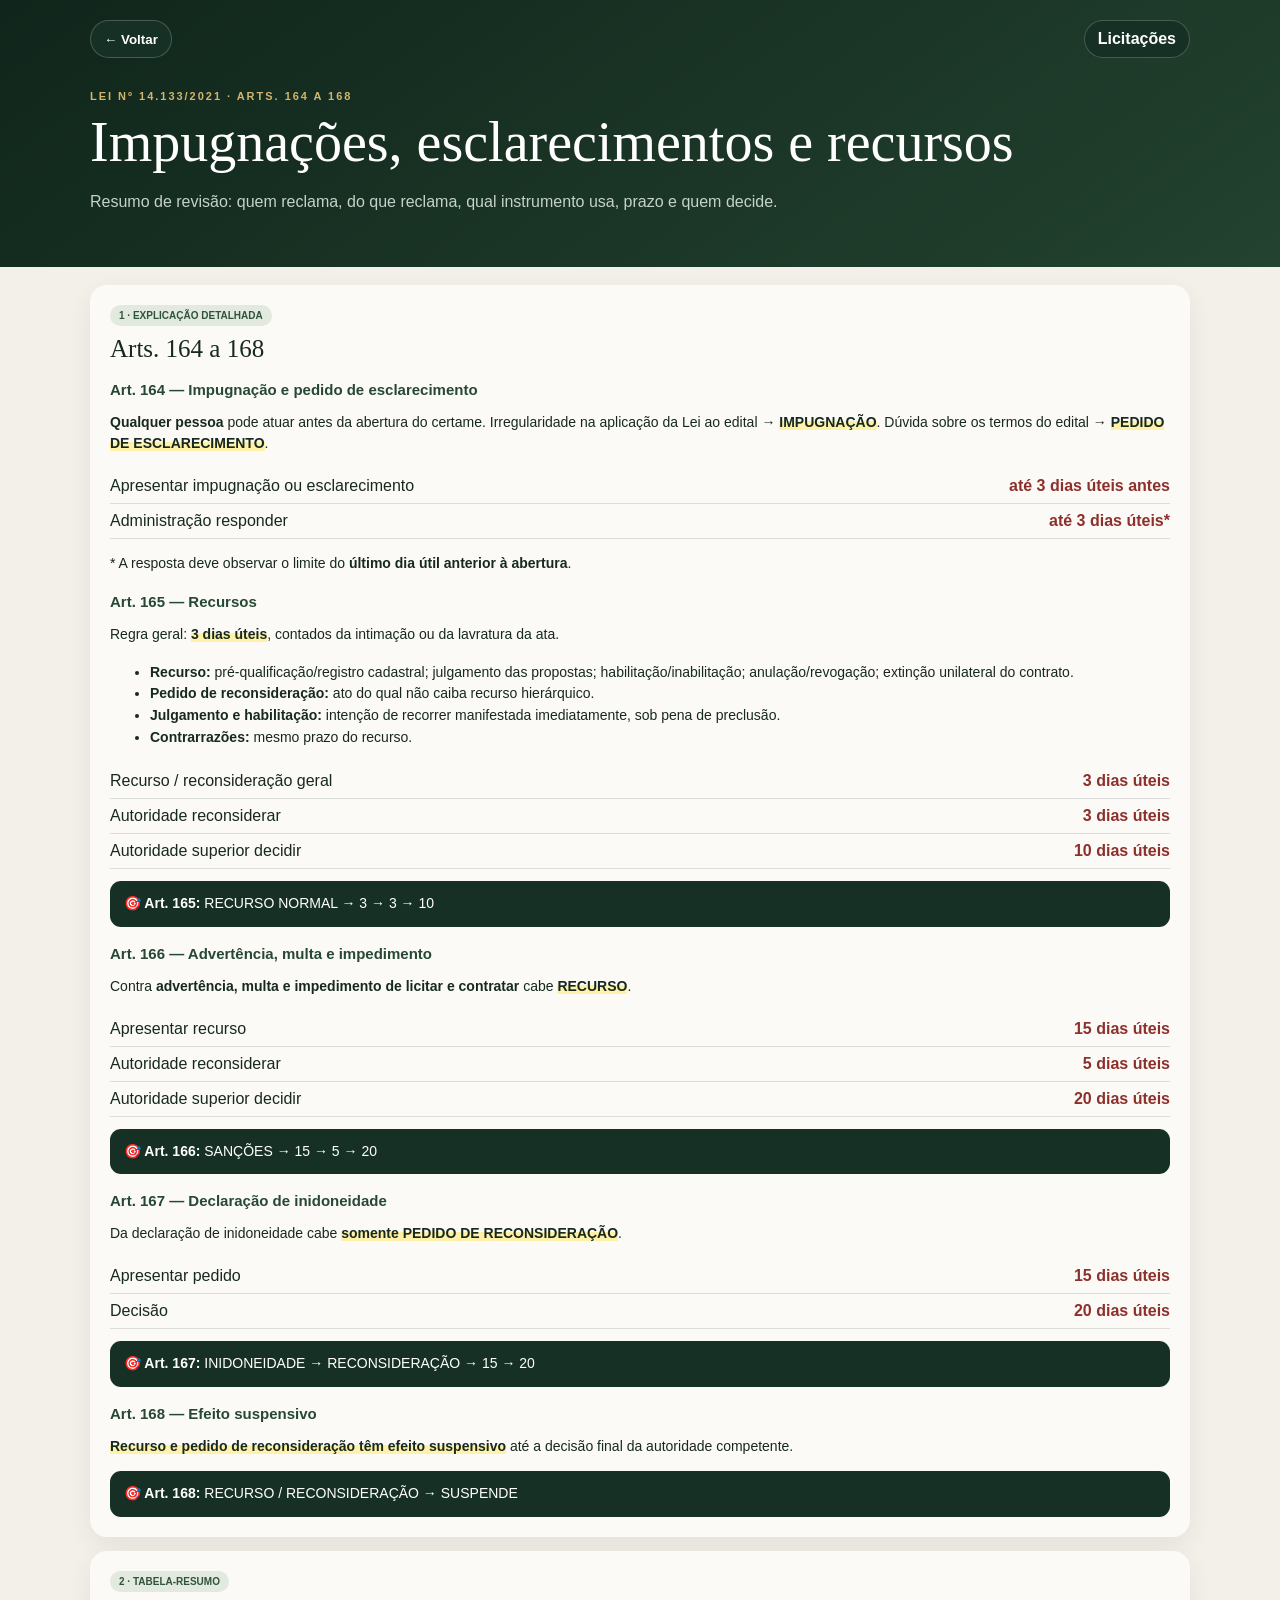
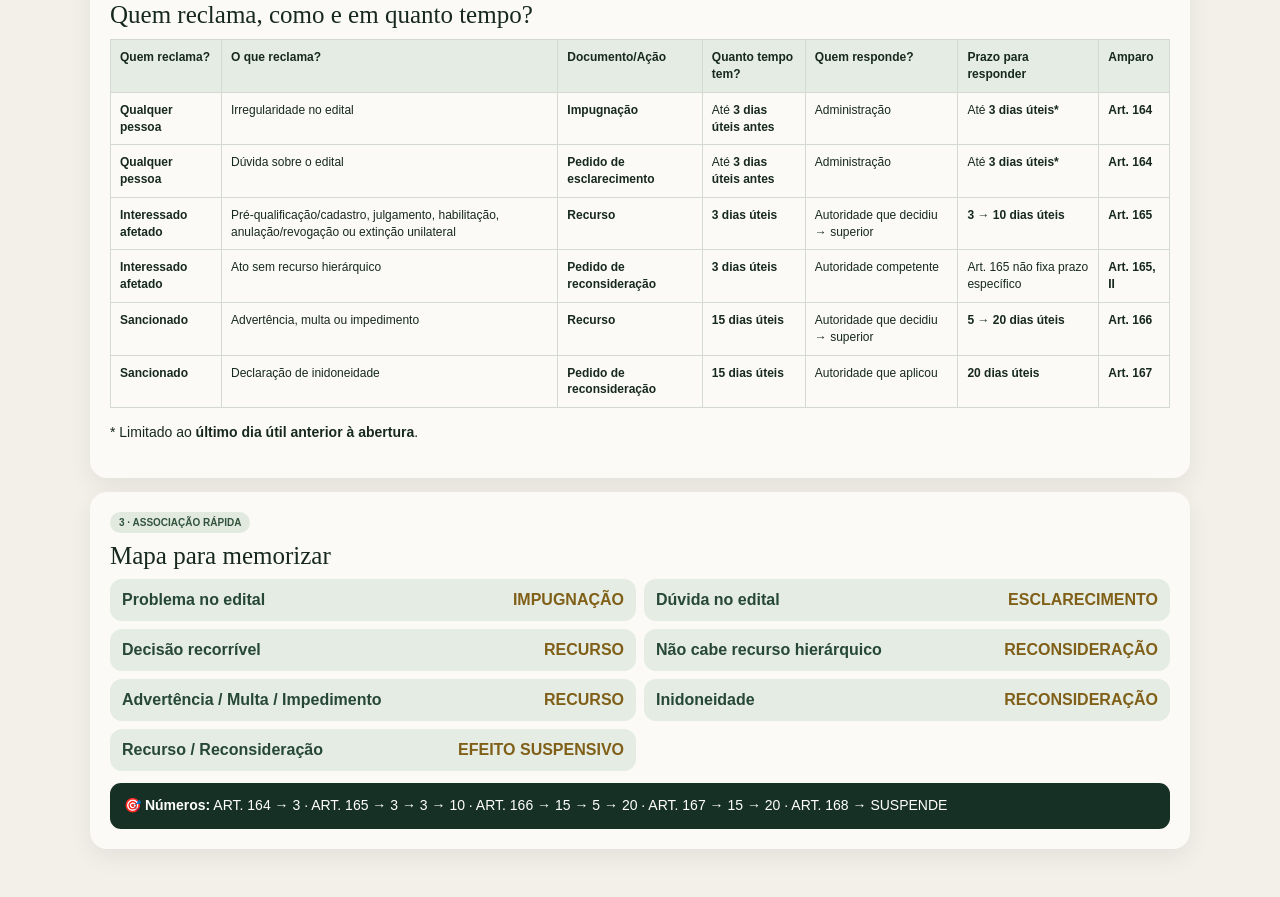
<file: recursos-lei-14133.html>
<!doctype html><html lang="pt-BR"><head><meta charset="utf-8"><meta name="viewport" content="width=device-width,initial-scale=1"><title>Impugnações e Recursos — Lei 14.133/2021</title><style>:root{--g:#173025;--g2:#264834;--gold:#d3b56c;--paper:#fbfaf6;--ink:#17291f;--red:#8d302c;--hl:#fff1a8}*{box-sizing:border-box}body{margin:0;background:#f2f0e9;color:var(--ink);font-family:Arial,sans-serif}.hero{background:linear-gradient(145deg,#10251b,#23422f);color:#fff;padding:20px 16px 36px}.wrap{width:min(1100px,100%);margin:auto}.nav{display:flex;justify-content:space-between;gap:8px}.nav a,.nav button{border:1px solid #ffffff35;background:var(--g);color:#fff;text-decoration:none;border-radius:30px;padding:9px 13px;font-weight:700}.eyebrow{color:var(--gold);font-size:11px;letter-spacing:.18em;font-weight:bold;margin-top:32px}h1{font:clamp(32px,7vw,56px) Georgia,serif;margin:8px 0}.lead{color:#c5d2c8;line-height:1.55}.content{padding:18px 14px 48px}.grid{display:grid;gap:14px}.card{background:var(--paper);border-radius:17px;padding:20px;box-shadow:0 8px 25px #0001}.card h2{font:25px Georgia,serif;margin:0 0 9px}.card h3{font-size:15px;color:var(--g2);margin:18px 0 8px}.card p,.card li{font-size:14px;line-height:1.55}.tag{display:inline-block;background:#e2eadf;color:#31533b;border-radius:30px;padding:5px 9px;font-size:10px;font-weight:bold;margin-bottom:9px}.hl{background:linear-gradient(transparent 42%,var(--hl) 42%);font-weight:700}.deadline{display:grid;grid-template-columns:1fr auto;gap:7px;border-bottom:1px solid #ddd;padding:8px 0}.deadline b{color:var(--red)}.example{margin:12px 0 0!important;padding:12px 14px;border-radius:11px;background:var(--g);color:#fff}.table-wrap{overflow-x:auto;margin-top:10px}table{width:100%;border-collapse:collapse;font-size:12px;line-height:1.4}th{background:#e5ece3;text-align:left}th,td{padding:9px;border:1px solid #d5d9d3;vertical-align:top}.memory{display:grid;grid-template-columns:repeat(2,1fr);gap:8px}.memory div{background:#e5ece3;border-radius:12px;padding:12px;display:flex;justify-content:space-between;gap:10px}.memory b{color:var(--g2)}.memory strong{color:#805f18;text-align:right}@media(max-width:650px){.hero{padding:15px 15px 28px}.content{padding:12px 10px 34px}.card{padding:16px}.deadline{grid-template-columns:1fr}.memory{grid-template-columns:1fr}.nav a,.nav button{font-size:11px;padding:8px 11px}}</style></head><body><header class="hero"><div class="wrap"><nav class="nav"><button onclick="history.back()">← Voltar</button><a href="licitacoes-contratos.html">Licitações</a></nav><div class="eyebrow">LEI Nº 14.133/2021 · ARTS. 164 A 168</div><h1>Impugnações, esclarecimentos e recursos</h1><p class="lead">Resumo de revisão: quem reclama, do que reclama, qual instrumento usa, prazo e quem decide.</p></div></header><main class="content"><div class="wrap grid"><section class="card"><span class="tag">1 · EXPLICAÇÃO DETALHADA</span><h2>Arts. 164 a 168</h2><h3>Art. 164 — Impugnação e pedido de esclarecimento</h3><p><b>Qualquer pessoa</b> pode atuar antes da abertura do certame. Irregularidade na aplicação da Lei ao edital → <span class="hl">IMPUGNAÇÃO</span>. Dúvida sobre os termos do edital → <span class="hl">PEDIDO DE ESCLARECIMENTO</span>.</p><div class="deadline"><span>Apresentar impugnação ou esclarecimento</span><b>até 3 dias úteis antes</b></div><div class="deadline"><span>Administração responder</span><b>até 3 dias úteis*</b></div><p>* A resposta deve observar o limite do <b>último dia útil anterior à abertura</b>.</p><h3>Art. 165 — Recursos</h3><p>Regra geral: <span class="hl">3 dias úteis</span>, contados da intimação ou da lavratura da ata.</p><ul><li><b>Recurso:</b> pré-qualificação/registro cadastral; julgamento das propostas; habilitação/inabilitação; anulação/revogação; extinção unilateral do contrato.</li><li><b>Pedido de reconsideração:</b> ato do qual não caiba recurso hierárquico.</li><li><b>Julgamento e habilitação:</b> intenção de recorrer manifestada imediatamente, sob pena de preclusão.</li><li><b>Contrarrazões:</b> mesmo prazo do recurso.</li></ul><div class="deadline"><span>Recurso / reconsideração geral</span><b>3 dias úteis</b></div><div class="deadline"><span>Autoridade reconsiderar</span><b>3 dias úteis</b></div><div class="deadline"><span>Autoridade superior decidir</span><b>10 dias úteis</b></div><p class="example"><b>🎯 Art. 165:</b> RECURSO NORMAL → 3 → 3 → 10</p><h3>Art. 166 — Advertência, multa e impedimento</h3><p>Contra <b>advertência, multa e impedimento de licitar e contratar</b> cabe <span class="hl">RECURSO</span>.</p><div class="deadline"><span>Apresentar recurso</span><b>15 dias úteis</b></div><div class="deadline"><span>Autoridade reconsiderar</span><b>5 dias úteis</b></div><div class="deadline"><span>Autoridade superior decidir</span><b>20 dias úteis</b></div><p class="example"><b>🎯 Art. 166:</b> SANÇÕES → 15 → 5 → 20</p><h3>Art. 167 — Declaração de inidoneidade</h3><p>Da declaração de inidoneidade cabe <span class="hl">somente PEDIDO DE RECONSIDERAÇÃO</span>.</p><div class="deadline"><span>Apresentar pedido</span><b>15 dias úteis</b></div><div class="deadline"><span>Decisão</span><b>20 dias úteis</b></div><p class="example"><b>🎯 Art. 167:</b> INIDONEIDADE → RECONSIDERAÇÃO → 15 → 20</p><h3>Art. 168 — Efeito suspensivo</h3><p><span class="hl">Recurso e pedido de reconsideração têm efeito suspensivo</span> até a decisão final da autoridade competente.</p><p class="example"><b>🎯 Art. 168:</b> RECURSO / RECONSIDERAÇÃO → SUSPENDE</p></section><section class="card"><span class="tag">2 · TABELA-RESUMO</span><h2>Quem reclama, como e em quanto tempo?</h2><div class="table-wrap"><table><thead><tr><th>Quem reclama?</th><th>O que reclama?</th><th>Documento/Ação</th><th>Quanto tempo tem?</th><th>Quem responde?</th><th>Prazo para responder</th><th>Amparo</th></tr></thead><tbody><tr><td><b>Qualquer pessoa</b></td><td>Irregularidade no edital</td><td><b>Impugnação</b></td><td>Até <b>3 dias úteis antes</b></td><td>Administração</td><td>Até <b>3 dias úteis*</b></td><td><b>Art. 164</b></td></tr><tr><td><b>Qualquer pessoa</b></td><td>Dúvida sobre o edital</td><td><b>Pedido de esclarecimento</b></td><td>Até <b>3 dias úteis antes</b></td><td>Administração</td><td>Até <b>3 dias úteis*</b></td><td><b>Art. 164</b></td></tr><tr><td><b>Interessado afetado</b></td><td>Pré-qualificação/cadastro, julgamento, habilitação, anulação/revogação ou extinção unilateral</td><td><b>Recurso</b></td><td><b>3 dias úteis</b></td><td>Autoridade que decidiu → superior</td><td><b>3 → 10 dias úteis</b></td><td><b>Art. 165</b></td></tr><tr><td><b>Interessado afetado</b></td><td>Ato sem recurso hierárquico</td><td><b>Pedido de reconsideração</b></td><td><b>3 dias úteis</b></td><td>Autoridade competente</td><td>Art. 165 não fixa prazo específico</td><td><b>Art. 165, II</b></td></tr><tr><td><b>Sancionado</b></td><td>Advertência, multa ou impedimento</td><td><b>Recurso</b></td><td><b>15 dias úteis</b></td><td>Autoridade que decidiu → superior</td><td><b>5 → 20 dias úteis</b></td><td><b>Art. 166</b></td></tr><tr><td><b>Sancionado</b></td><td>Declaração de inidoneidade</td><td><b>Pedido de reconsideração</b></td><td><b>15 dias úteis</b></td><td>Autoridade que aplicou</td><td><b>20 dias úteis</b></td><td><b>Art. 167</b></td></tr></tbody></table></div><p>* Limitado ao <b>último dia útil anterior à abertura</b>.</p></section><section class="card"><span class="tag">3 · ASSOCIAÇÃO RÁPIDA</span><h2>Mapa para memorizar</h2><div class="memory"><div><b>Problema no edital</b><strong>IMPUGNAÇÃO</strong></div><div><b>Dúvida no edital</b><strong>ESCLARECIMENTO</strong></div><div><b>Decisão recorrível</b><strong>RECURSO</strong></div><div><b>Não cabe recurso hierárquico</b><strong>RECONSIDERAÇÃO</strong></div><div><b>Advertência / Multa / Impedimento</b><strong>RECURSO</strong></div><div><b>Inidoneidade</b><strong>RECONSIDERAÇÃO</strong></div><div><b>Recurso / Reconsideração</b><strong>EFEITO SUSPENSIVO</strong></div></div><p class="example"><b>🎯 Números:</b> ART. 164 → 3 · ART. 165 → 3 → 3 → 10 · ART. 166 → 15 → 5 → 20 · ART. 167 → 15 → 20 · ART. 168 → SUSPENDE</p></section></div></main></body></html>
</file>
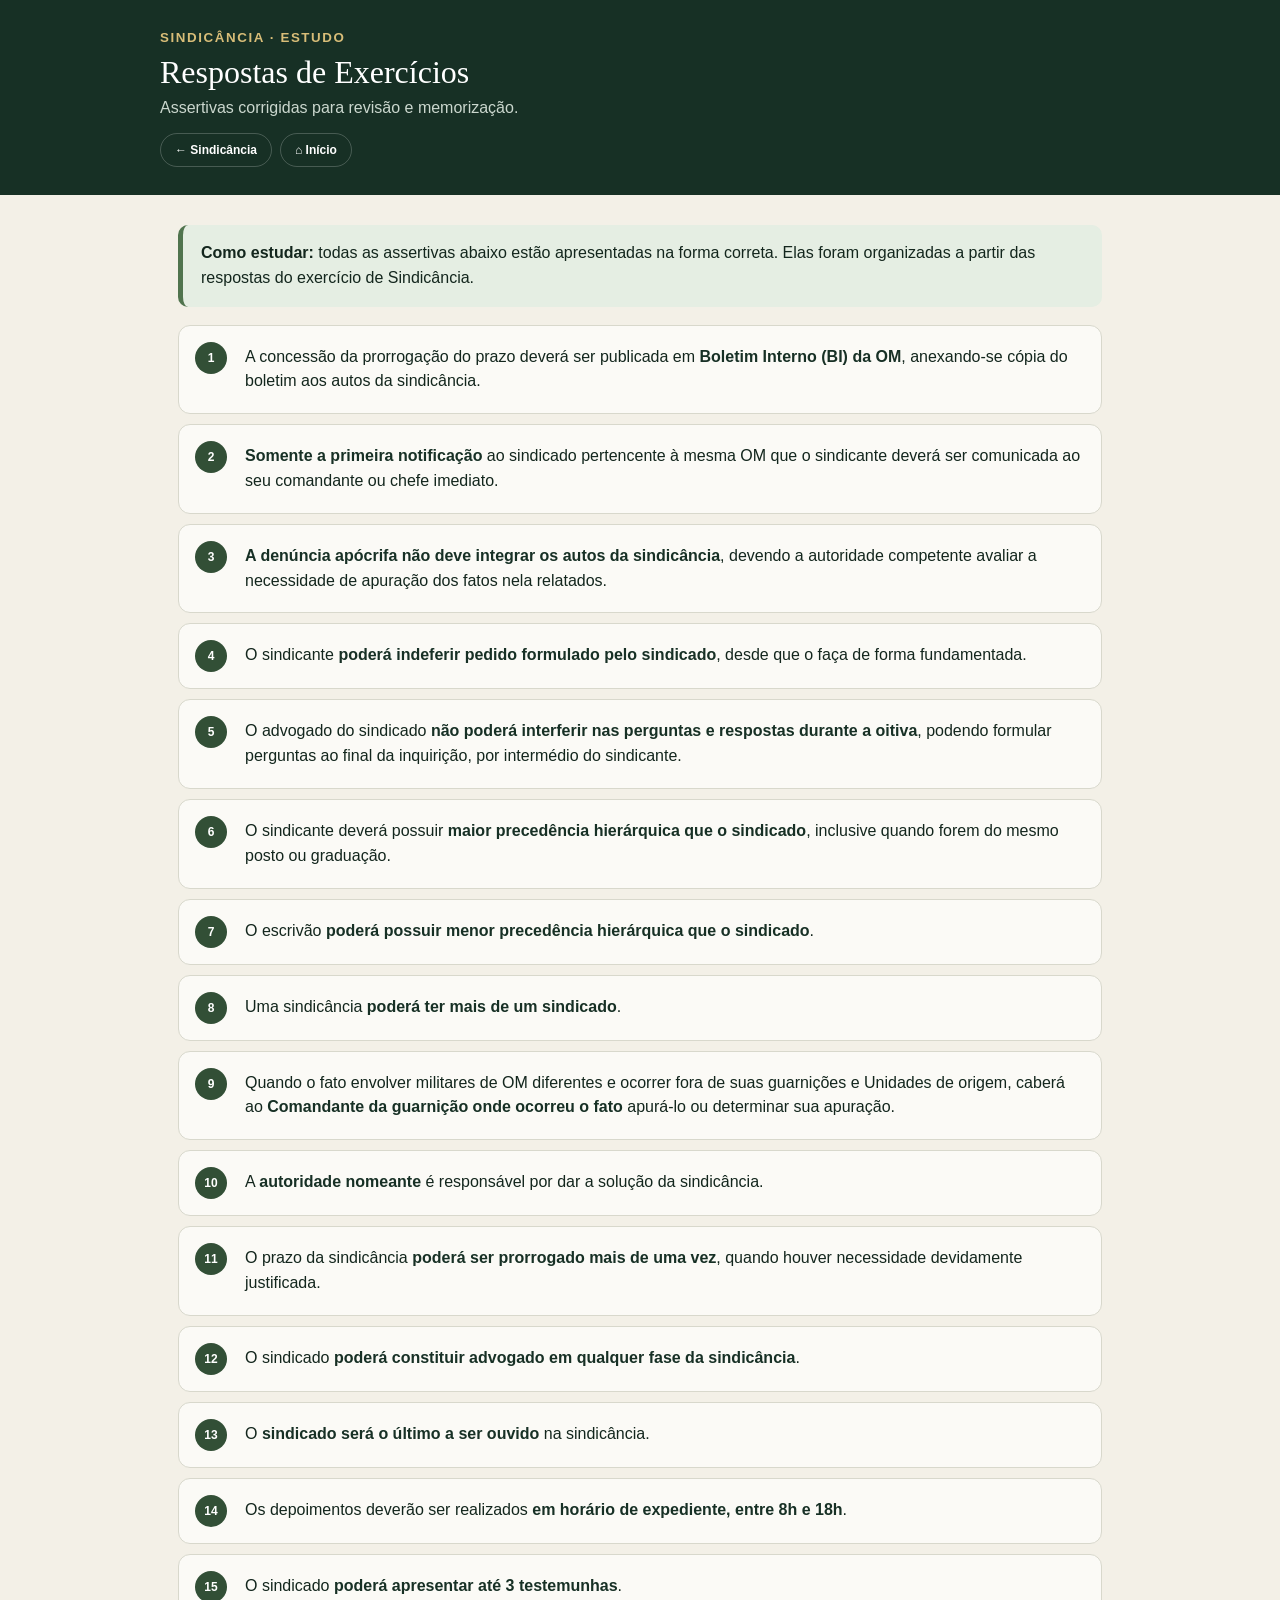
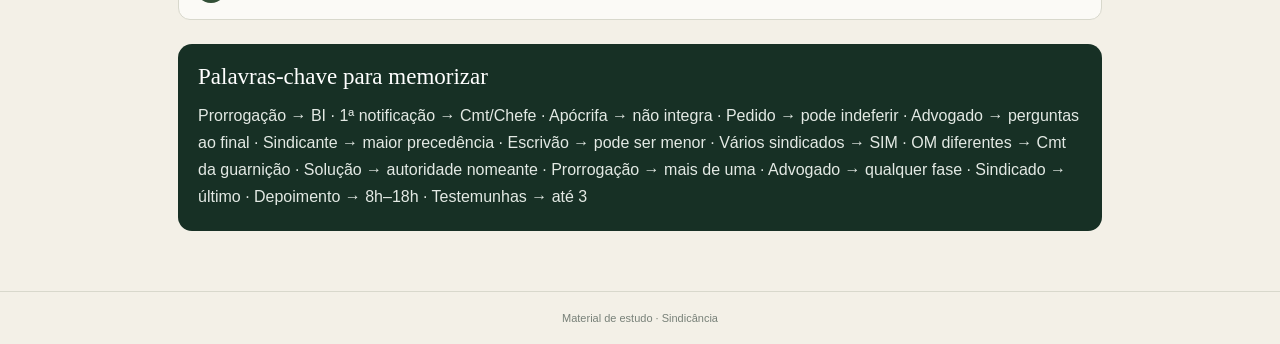
<file: respostas-exercicios-sindicancia.html>
<!doctype html>
<html lang="pt-BR">
<head>
<meta charset="utf-8">
<meta name="viewport" content="width=device-width,initial-scale=1">
<title>Respostas de Exercícios · Sindicância</title>
<style>
:root{--ink:#13261d;--green:#173025;--olive:#324f36;--cream:#f3f0e7;--paper:#fbfaf6;--line:#d8d8cc;--gold:#b58b37}
*{box-sizing:border-box}body{margin:0;background:var(--cream);color:var(--ink);font-family:Arial,sans-serif}.top{background:var(--green);color:#fff;padding:28px 20px}.top div{max-width:960px;margin:auto}.top small{color:#d8bd78;font-weight:bold;letter-spacing:.12em}.top h1{font:32px Georgia,serif;margin:8px 0}.top p{margin:0;color:#cbd7ce}.actions{margin-top:16px;display:flex;gap:8px}.actions a{color:#fff;text-decoration:none;border:1px solid #ffffff35;border-radius:30px;padding:9px 14px;font-size:12px;font-weight:bold}.content{max-width:960px;margin:auto;padding:30px 18px 60px}.intro{background:#e5eee3;border-left:5px solid #50744e;border-radius:10px;padding:16px 18px;margin-bottom:18px;line-height:1.55}.list{display:grid;gap:10px}.item{background:var(--paper);border:1px solid var(--line);border-radius:12px;padding:16px;display:grid;grid-template-columns:38px 1fr;gap:12px;align-items:start}.num{width:32px;height:32px;border-radius:50%;background:var(--olive);color:#fff;display:grid;place-items:center;font-size:12px;font-weight:bold}.item p{margin:3px 0;line-height:1.55}.item b{color:var(--green)}.memo{margin-top:24px;background:var(--green);color:#fff;border-radius:14px;padding:20px}.memo h2{font:23px Georgia,serif;margin:0 0 12px}.memo p{line-height:1.7;margin:0;color:#e3e9e4}footer{text-align:center;border-top:1px solid var(--line);padding:20px;color:#788179;font-size:11px}@media(max-width:600px){.top h1{font-size:27px}.item{grid-template-columns:32px 1fr;padding:13px}.content{padding-top:20px}}
</style>
</head>
<body>
<header class="top"><div><small>SINDICÂNCIA · ESTUDO</small><h1>Respostas de Exercícios</h1><p>Assertivas corrigidas para revisão e memorização.</p><nav class="actions"><a href="sindicancia.html">← Sindicância</a><a href="index.html">⌂ Início</a></nav></div></header>
<main class="content">
<div class="intro"><b>Como estudar:</b> todas as assertivas abaixo estão apresentadas na forma correta. Elas foram organizadas a partir das respostas do exercício de Sindicância.</div>
<section class="list">
<div class="item"><span class="num">1</span><p>A concessão da prorrogação do prazo deverá ser publicada em <b>Boletim Interno (BI) da OM</b>, anexando-se cópia do boletim aos autos da sindicância.</p></div>
<div class="item"><span class="num">2</span><p><b>Somente a primeira notificação</b> ao sindicado pertencente à mesma OM que o sindicante deverá ser comunicada ao seu comandante ou chefe imediato.</p></div>
<div class="item"><span class="num">3</span><p><b>A denúncia apócrifa não deve integrar os autos da sindicância</b>, devendo a autoridade competente avaliar a necessidade de apuração dos fatos nela relatados.</p></div>
<div class="item"><span class="num">4</span><p>O sindicante <b>poderá indeferir pedido formulado pelo sindicado</b>, desde que o faça de forma fundamentada.</p></div>
<div class="item"><span class="num">5</span><p>O advogado do sindicado <b>não poderá interferir nas perguntas e respostas durante a oitiva</b>, podendo formular perguntas ao final da inquirição, por intermédio do sindicante.</p></div>
<div class="item"><span class="num">6</span><p>O sindicante deverá possuir <b>maior precedência hierárquica que o sindicado</b>, inclusive quando forem do mesmo posto ou graduação.</p></div>
<div class="item"><span class="num">7</span><p>O escrivão <b>poderá possuir menor precedência hierárquica que o sindicado</b>.</p></div>
<div class="item"><span class="num">8</span><p>Uma sindicância <b>poderá ter mais de um sindicado</b>.</p></div>
<div class="item"><span class="num">9</span><p>Quando o fato envolver militares de OM diferentes e ocorrer fora de suas guarnições e Unidades de origem, caberá ao <b>Comandante da guarnição onde ocorreu o fato</b> apurá-lo ou determinar sua apuração.</p></div>
<div class="item"><span class="num">10</span><p>A <b>autoridade nomeante</b> é responsável por dar a solução da sindicância.</p></div>
<div class="item"><span class="num">11</span><p>O prazo da sindicância <b>poderá ser prorrogado mais de uma vez</b>, quando houver necessidade devidamente justificada.</p></div>
<div class="item"><span class="num">12</span><p>O sindicado <b>poderá constituir advogado em qualquer fase da sindicância</b>.</p></div>
<div class="item"><span class="num">13</span><p>O <b>sindicado será o último a ser ouvido</b> na sindicância.</p></div>
<div class="item"><span class="num">14</span><p>Os depoimentos deverão ser realizados <b>em horário de expediente, entre 8h e 18h</b>.</p></div>
<div class="item"><span class="num">15</span><p>O sindicado <b>poderá apresentar até 3 testemunhas</b>.</p></div>
</section>
<section class="memo"><h2>Palavras-chave para memorizar</h2><p>Prorrogação → BI · 1ª notificação → Cmt/Chefe · Apócrifa → não integra · Pedido → pode indeferir · Advogado → perguntas ao final · Sindicante → maior precedência · Escrivão → pode ser menor · Vários sindicados → SIM · OM diferentes → Cmt da guarnição · Solução → autoridade nomeante · Prorrogação → mais de uma · Advogado → qualquer fase · Sindicado → último · Depoimento → 8h–18h · Testemunhas → até 3</p></section>
</main>
<footer>Material de estudo · Sindicância</footer>
</body>
</html>
</file>
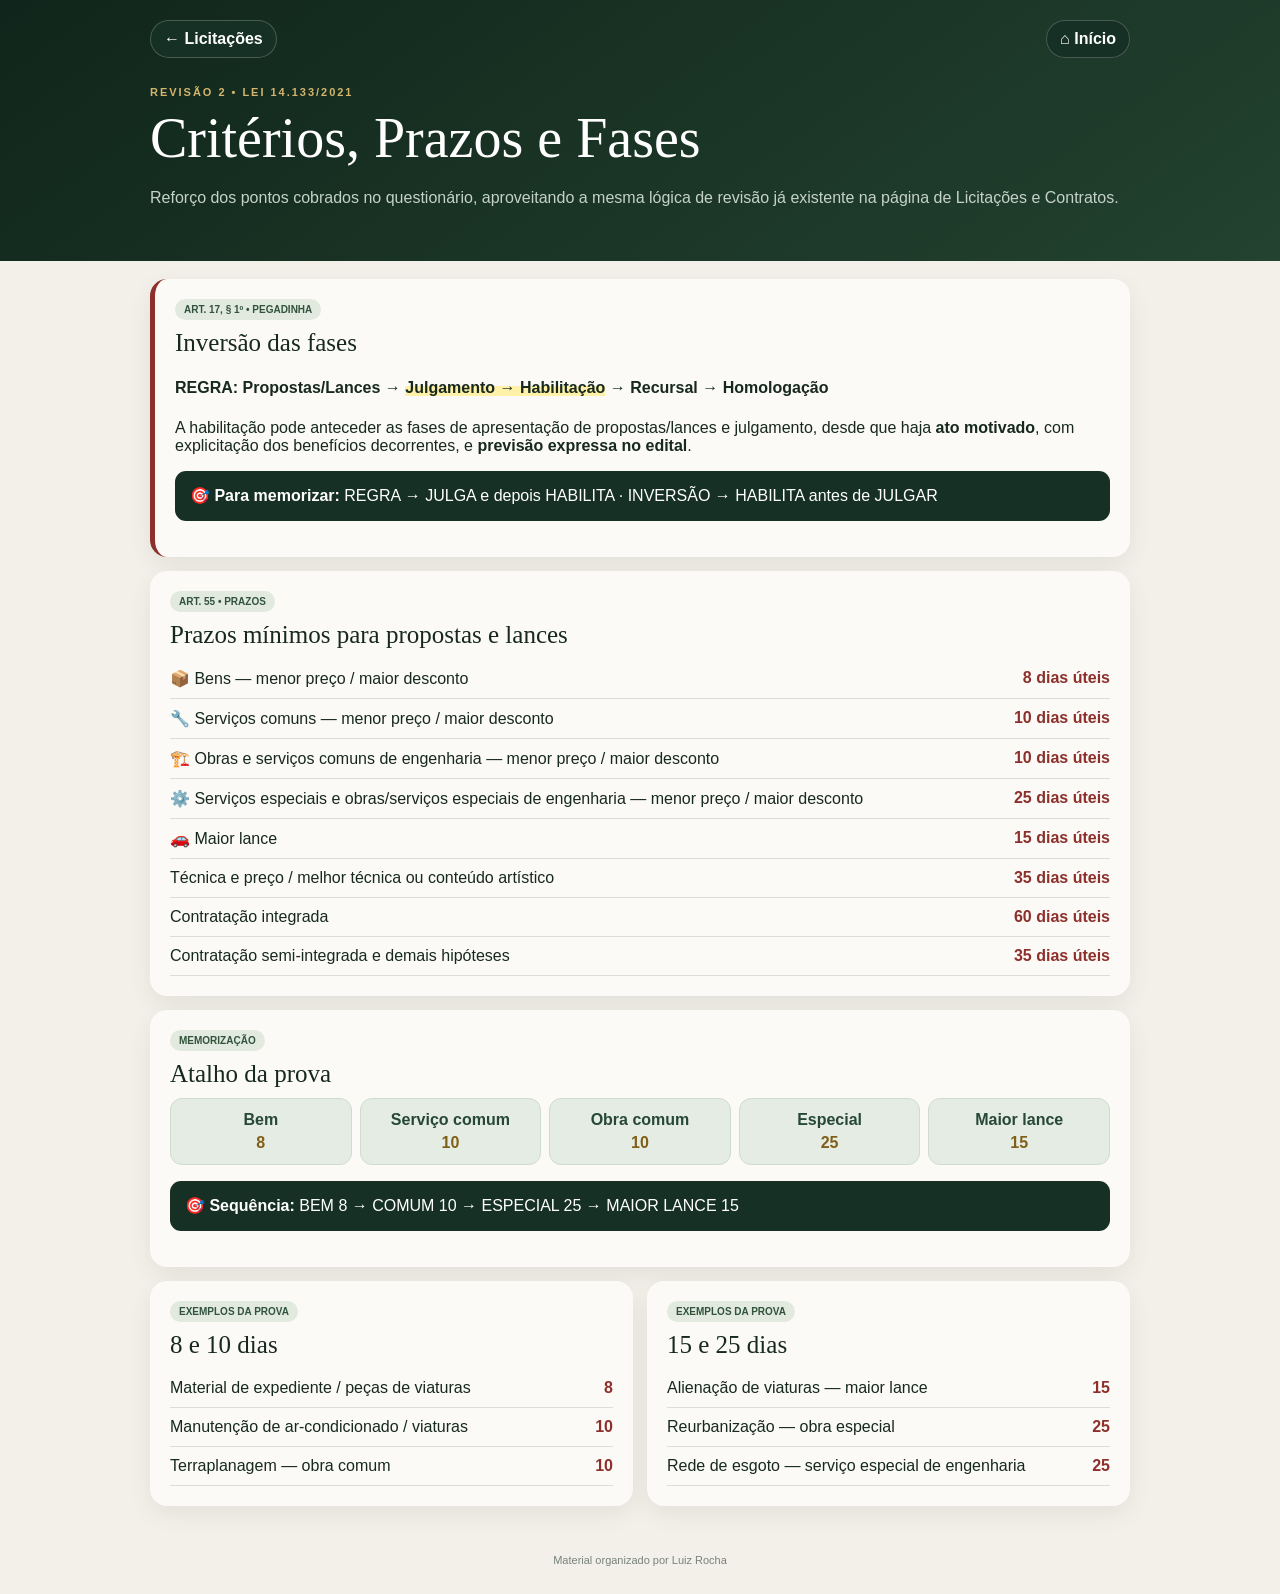
<file: revisao-criterios-prazos-fases.html>
<!doctype html><html lang="pt-BR"><head><meta charset="utf-8"><meta name="viewport" content="width=device-width,initial-scale=1"><title>Revisão — Critérios, Prazos e Fases</title><style>:root{--g:#173025;--g2:#264834;--gold:#d3b56c;--paper:#fbfaf6;--ink:#17291f;--red:#8d302c;--hl:#fff1a8}*{box-sizing:border-box}body{margin:0;background:#f2f0e9;color:var(--ink);font-family:Arial,sans-serif}.hero{background:linear-gradient(145deg,#10251b,#23422f);color:#fff;padding:20px 16px 34px}.wrap{width:min(980px,100%);margin:auto}.nav{display:flex;justify-content:space-between;gap:8px}.nav a{border:1px solid #ffffff35;background:var(--g);color:#fff;text-decoration:none;border-radius:30px;padding:9px 13px;font-weight:700}.eyebrow{color:var(--gold);font-size:11px;letter-spacing:.18em;font-weight:bold;margin-top:28px}h1{font:clamp(32px,7vw,56px) Georgia,serif;margin:8px 0}.lead{color:#c5d2c8;line-height:1.55}.content{padding:18px 14px 48px}.grid{display:grid;grid-template-columns:repeat(2,1fr);gap:14px}.card{background:var(--paper);border-radius:17px;padding:20px;box-shadow:0 8px 25px #0001}.full{grid-column:1/-1}.card h2{font:25px Georgia,serif;margin:0 0 10px}.tag{display:inline-block;background:#e2eadf;color:#31533b;border-radius:30px;padding:5px 9px;font-size:10px;font-weight:bold;margin-bottom:9px}.hl{background:linear-gradient(transparent 42%,var(--hl) 42%);font-weight:700}.deadline{display:grid;grid-template-columns:1fr auto;gap:10px;border-bottom:1px solid #ddd;padding:10px 0}.deadline b{color:var(--red)}.example{padding:13px 15px;border-radius:11px;background:var(--g);color:#fff;line-height:1.5}.trap{border-left:5px solid var(--red)}.phases{font-weight:bold;line-height:1.9}.memory{display:grid;grid-template-columns:repeat(5,1fr);gap:8px}.memory div{background:#e5ece3;border:1px solid #cfdbcd;border-radius:12px;padding:12px;text-align:center}.memory b{display:block;color:var(--g2)}.memory strong{display:block;color:#805f18;margin-top:5px}.site-footer{text-align:center;color:#78837b;font-size:11px;padding:0 20px 28px}@media(max-width:650px){.grid{grid-template-columns:1fr}.full{grid-column:auto}.card{padding:16px}.memory{grid-template-columns:1fr}.memory div{display:flex;justify-content:space-between}.deadline{font-size:13px}}</style></head><body><header class="hero"><div class="wrap"><nav class="nav"><a href="licitacoes-contratos.html">← Licitações</a><a href="index.html">⌂ Início</a></nav><div class="eyebrow">REVISÃO 2 • LEI 14.133/2021</div><h1>Critérios, Prazos e Fases</h1><p class="lead">Reforço dos pontos cobrados no questionário, aproveitando a mesma lógica de revisão já existente na página de Licitações e Contratos.</p></div></header><main class="content"><div class="wrap grid"><section class="card full trap"><span class="tag">ART. 17, § 1º • PEGADINHA</span><h2>Inversão das fases</h2><p class="phases">REGRA: Propostas/Lances → <span class="hl">Julgamento → Habilitação</span> → Recursal → Homologação</p><p>A habilitação pode anteceder as fases de apresentação de propostas/lances e julgamento, desde que haja <b>ato motivado</b>, com explicitação dos benefícios decorrentes, e <b>previsão expressa no edital</b>.</p><p class="example"><b>🎯 Para memorizar:</b> REGRA → JULGA e depois HABILITA · INVERSÃO → HABILITA antes de JULGAR</p></section><section class="card full"><span class="tag">ART. 55 • PRAZOS</span><h2>Prazos mínimos para propostas e lances</h2><div class="deadline"><span>📦 Bens — menor preço / maior desconto</span><b>8 dias úteis</b></div><div class="deadline"><span>🔧 Serviços comuns — menor preço / maior desconto</span><b>10 dias úteis</b></div><div class="deadline"><span>🏗️ Obras e serviços comuns de engenharia — menor preço / maior desconto</span><b>10 dias úteis</b></div><div class="deadline"><span>⚙️ Serviços especiais e obras/serviços especiais de engenharia — menor preço / maior desconto</span><b>25 dias úteis</b></div><div class="deadline"><span>🚗 Maior lance</span><b>15 dias úteis</b></div><div class="deadline"><span>Técnica e preço / melhor técnica ou conteúdo artístico</span><b>35 dias úteis</b></div><div class="deadline"><span>Contratação integrada</span><b>60 dias úteis</b></div><div class="deadline"><span>Contratação semi-integrada e demais hipóteses</span><b>35 dias úteis</b></div></section><section class="card full"><span class="tag">MEMORIZAÇÃO</span><h2>Atalho da prova</h2><div class="memory"><div><b>Bem</b><strong>8</strong></div><div><b>Serviço comum</b><strong>10</strong></div><div><b>Obra comum</b><strong>10</strong></div><div><b>Especial</b><strong>25</strong></div><div><b>Maior lance</b><strong>15</strong></div></div><p class="example"><b>🎯 Sequência:</b> BEM 8 → COMUM 10 → ESPECIAL 25 → MAIOR LANCE 15</p></section><section class="card"><span class="tag">EXEMPLOS DA PROVA</span><h2>8 e 10 dias</h2><div class="deadline"><span>Material de expediente / peças de viaturas</span><b>8</b></div><div class="deadline"><span>Manutenção de ar-condicionado / viaturas</span><b>10</b></div><div class="deadline"><span>Terraplanagem — obra comum</span><b>10</b></div></section><section class="card"><span class="tag">EXEMPLOS DA PROVA</span><h2>15 e 25 dias</h2><div class="deadline"><span>Alienação de viaturas — maior lance</span><b>15</b></div><div class="deadline"><span>Reurbanização — obra especial</span><b>25</b></div><div class="deadline"><span>Rede de esgoto — serviço especial de engenharia</span><b>25</b></div></section></div></main><footer class="site-footer">Material organizado por Luiz Rocha</footer></body></html>
</file>
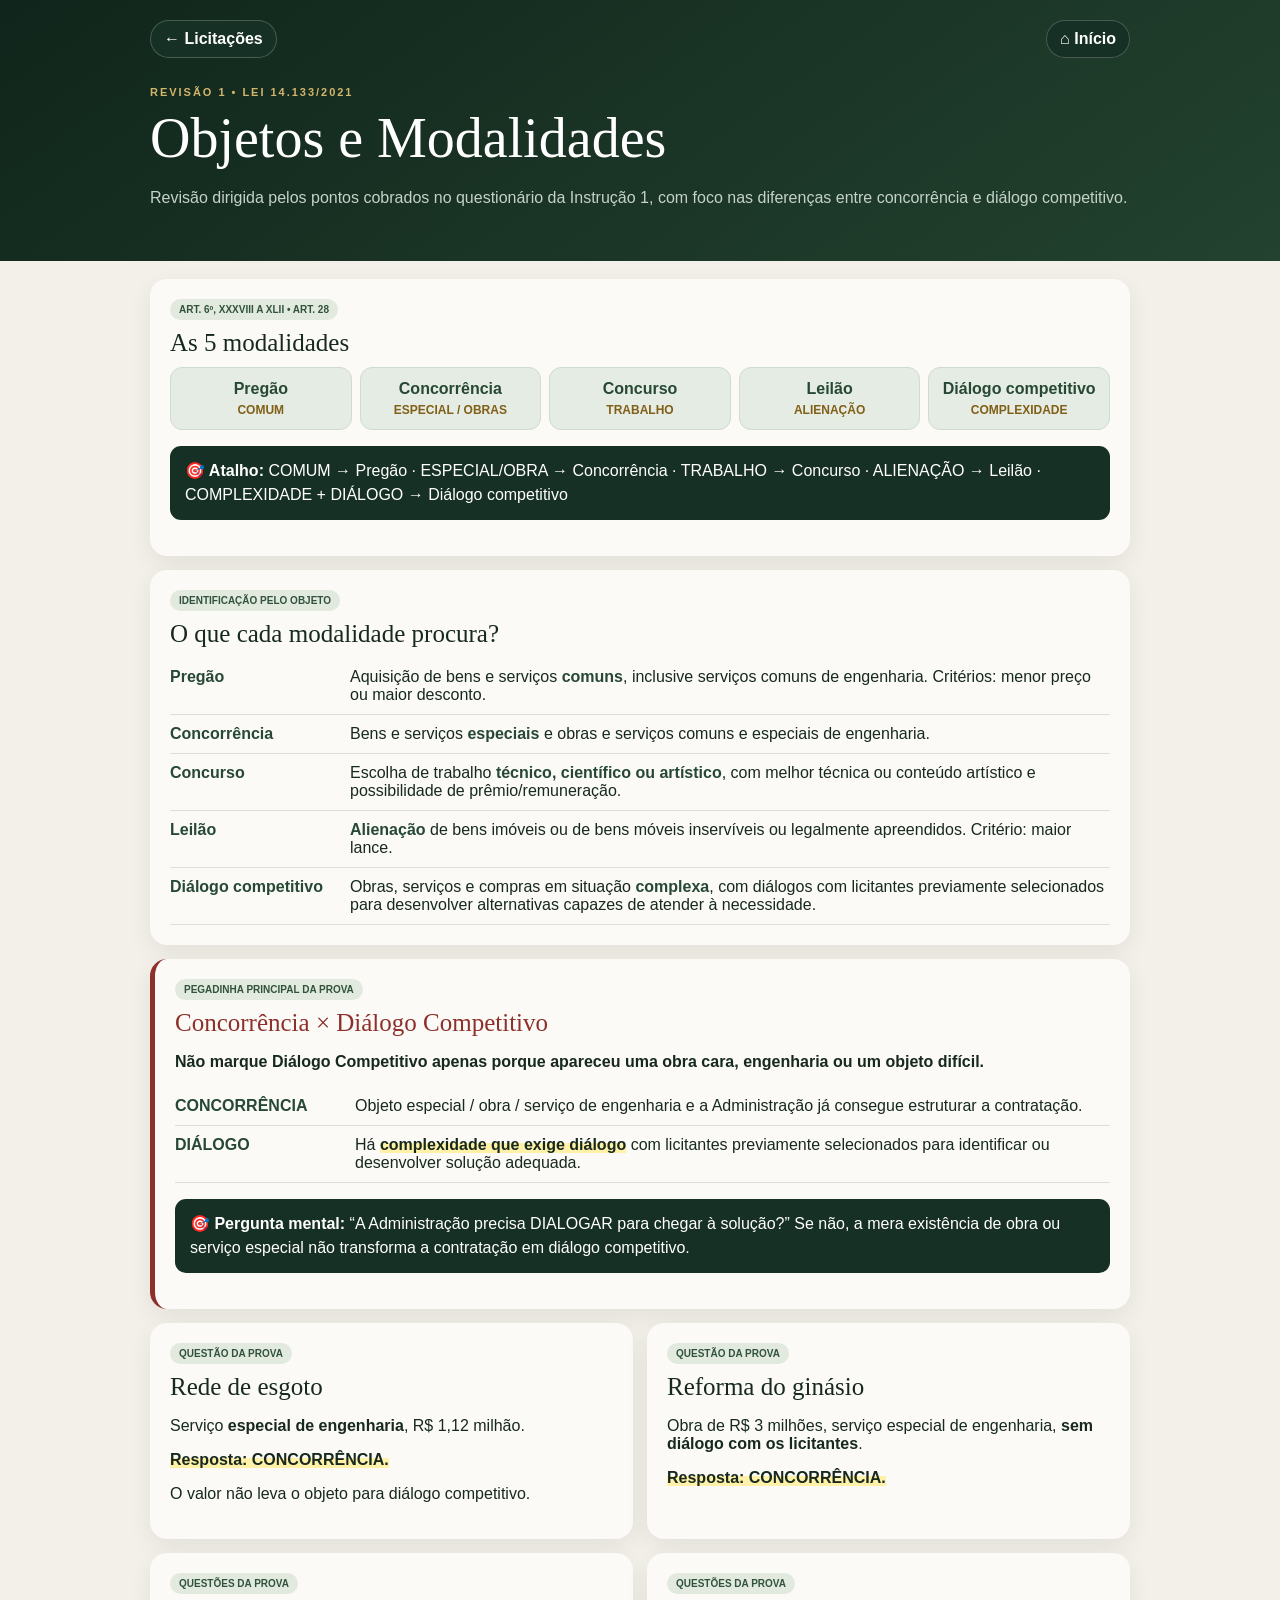
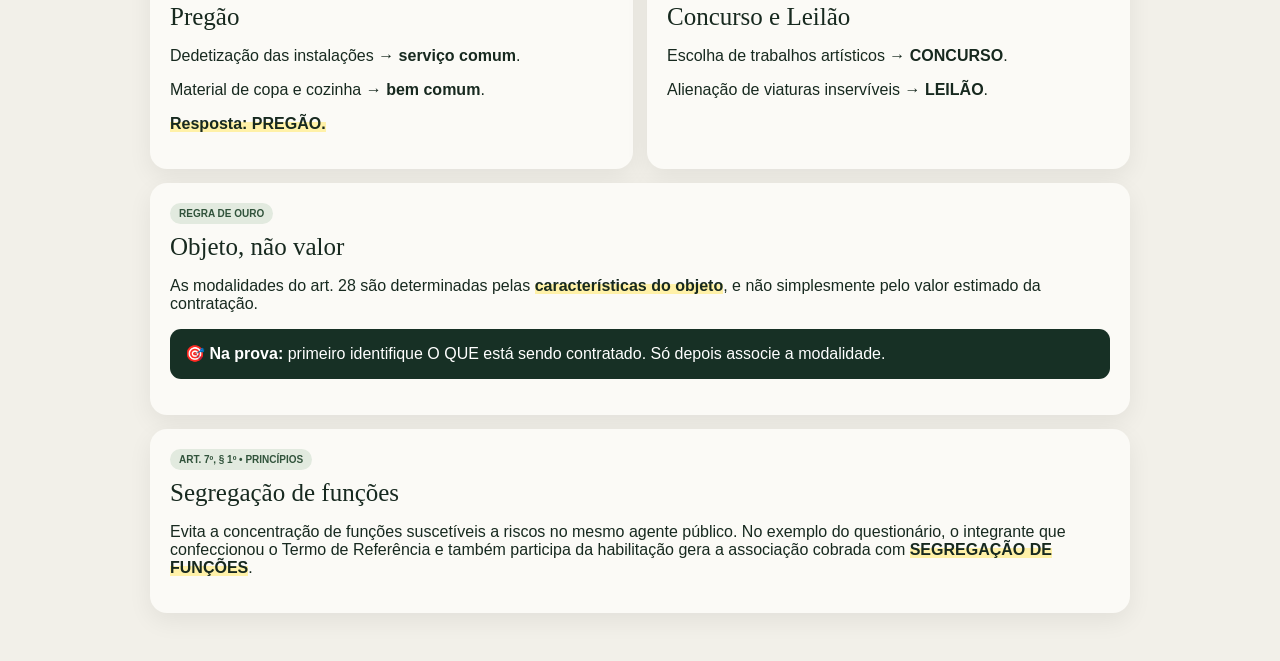
<file: revisao-objetos-modalidades.html>
<!doctype html><html lang="pt-BR"><head><meta charset="utf-8"><meta name="viewport" content="width=device-width,initial-scale=1"><title>Revisão — Objetos e Modalidades</title><style>:root{--g:#173025;--g2:#264834;--gold:#d3b56c;--paper:#fbfaf6;--ink:#17291f;--red:#8d302c;--hl:#fff1a8}*{box-sizing:border-box}body{margin:0;background:#f2f0e9;color:var(--ink);font-family:Arial,sans-serif}.hero{background:linear-gradient(145deg,#10251b,#23422f);color:#fff;padding:20px 16px 34px}.wrap{width:min(980px,100%);margin:auto}.nav{display:flex;justify-content:space-between;gap:8px}.nav a{border:1px solid #ffffff35;background:var(--g);color:#fff;text-decoration:none;border-radius:30px;padding:9px 13px;font-weight:700}.eyebrow{color:var(--gold);font-size:11px;letter-spacing:.18em;font-weight:bold;margin-top:28px}h1{font:clamp(32px,7vw,56px) Georgia,serif;margin:8px 0}.lead{color:#c5d2c8;line-height:1.55}.content{padding:18px 14px 48px}.grid{display:grid;grid-template-columns:repeat(2,1fr);gap:14px}.card{background:var(--paper);border-radius:17px;padding:20px;box-shadow:0 8px 25px #0001}.full{grid-column:1/-1}.card h2{font:25px Georgia,serif;margin:0 0 10px}.tag{display:inline-block;background:#e2eadf;color:#31533b;border-radius:30px;padding:5px 9px;font-size:10px;font-weight:bold;margin-bottom:9px}.hl{background:linear-gradient(transparent 42%,var(--hl) 42%);font-weight:700}.row{display:grid;grid-template-columns:170px 1fr;gap:10px;border-bottom:1px solid #ddd;padding:10px 0}.row b{color:var(--g2)}.example{padding:13px 15px;border-radius:11px;background:var(--g);color:#fff;line-height:1.5}.trap{border-left:5px solid var(--red)}.trap h2{color:var(--red)}.memory{display:grid;grid-template-columns:repeat(5,1fr);gap:8px}.memory div{background:#e5ece3;border:1px solid #cfdbcd;border-radius:12px;padding:12px;text-align:center}.memory b{display:block;color:var(--g2)}.memory strong{display:block;color:#805f18;margin-top:5px;font-size:12px}@media(max-width:650px){.grid{grid-template-columns:1fr}.full{grid-column:auto}.card{padding:16px}.memory{grid-template-columns:1fr}.memory div,.row{display:flex;justify-content:space-between;gap:12px}.row{font-size:13px}}</style></head><body><header class="hero"><div class="wrap"><nav class="nav"><a href="licitacoes-contratos.html">← Licitações</a><a href="index.html">⌂ Início</a></nav><div class="eyebrow">REVISÃO 1 • LEI 14.133/2021</div><h1>Objetos e Modalidades</h1><p class="lead">Revisão dirigida pelos pontos cobrados no questionário da Instrução 1, com foco nas diferenças entre concorrência e diálogo competitivo.</p></div></header><main class="content"><div class="wrap grid"><section class="card full"><span class="tag">ART. 6º, XXXVIII A XLII • ART. 28</span><h2>As 5 modalidades</h2><div class="memory"><div><b>Pregão</b><strong>COMUM</strong></div><div><b>Concorrência</b><strong>ESPECIAL / OBRAS</strong></div><div><b>Concurso</b><strong>TRABALHO</strong></div><div><b>Leilão</b><strong>ALIENAÇÃO</strong></div><div><b>Diálogo competitivo</b><strong>COMPLEXIDADE</strong></div></div><p class="example"><b>🎯 Atalho:</b> COMUM → Pregão · ESPECIAL/OBRA → Concorrência · TRABALHO → Concurso · ALIENAÇÃO → Leilão · COMPLEXIDADE + DIÁLOGO → Diálogo competitivo</p></section><section class="card full"><span class="tag">IDENTIFICAÇÃO PELO OBJETO</span><h2>O que cada modalidade procura?</h2><div class="row"><b>Pregão</b><span>Aquisição de bens e serviços <b>comuns</b>, inclusive serviços comuns de engenharia. Critérios: menor preço ou maior desconto.</span></div><div class="row"><b>Concorrência</b><span>Bens e serviços <b>especiais</b> e obras e serviços comuns e especiais de engenharia.</span></div><div class="row"><b>Concurso</b><span>Escolha de trabalho <b>técnico, científico ou artístico</b>, com melhor técnica ou conteúdo artístico e possibilidade de prêmio/remuneração.</span></div><div class="row"><b>Leilão</b><span><b>Alienação</b> de bens imóveis ou de bens móveis inservíveis ou legalmente apreendidos. Critério: maior lance.</span></div><div class="row"><b>Diálogo competitivo</b><span>Obras, serviços e compras em situação <b>complexa</b>, com diálogos com licitantes previamente selecionados para desenvolver alternativas capazes de atender à necessidade.</span></div></section><section class="card full trap"><span class="tag">PEGADINHA PRINCIPAL DA PROVA</span><h2>Concorrência × Diálogo Competitivo</h2><p><b>Não marque Diálogo Competitivo apenas porque apareceu uma obra cara, engenharia ou um objeto difícil.</b></p><div class="row"><b>CONCORRÊNCIA</b><span>Objeto especial / obra / serviço de engenharia e a Administração já consegue estruturar a contratação.</span></div><div class="row"><b>DIÁLOGO</b><span>Há <span class="hl">complexidade que exige diálogo</span> com licitantes previamente selecionados para identificar ou desenvolver solução adequada.</span></div><p class="example"><b>🎯 Pergunta mental:</b> “A Administração precisa DIALOGAR para chegar à solução?” Se não, a mera existência de obra ou serviço especial não transforma a contratação em diálogo competitivo.</p></section><section class="card"><span class="tag">QUESTÃO DA PROVA</span><h2>Rede de esgoto</h2><p>Serviço <b>especial de engenharia</b>, R$ 1,12 milhão.</p><p><span class="hl">Resposta: CONCORRÊNCIA.</span></p><p>O valor não leva o objeto para diálogo competitivo.</p></section><section class="card"><span class="tag">QUESTÃO DA PROVA</span><h2>Reforma do ginásio</h2><p>Obra de R$ 3 milhões, serviço especial de engenharia, <b>sem diálogo com os licitantes</b>.</p><p><span class="hl">Resposta: CONCORRÊNCIA.</span></p></section><section class="card"><span class="tag">QUESTÕES DA PROVA</span><h2>Pregão</h2><p>Dedetização das instalações → <b>serviço comum</b>.</p><p>Material de copa e cozinha → <b>bem comum</b>.</p><p><span class="hl">Resposta: PREGÃO.</span></p></section><section class="card"><span class="tag">QUESTÕES DA PROVA</span><h2>Concurso e Leilão</h2><p>Escolha de trabalhos artísticos → <b>CONCURSO</b>.</p><p>Alienação de viaturas inservíveis → <b>LEILÃO</b>.</p></section><section class="card full"><span class="tag">REGRA DE OURO</span><h2>Objeto, não valor</h2><p>As modalidades do art. 28 são determinadas pelas <span class="hl">características do objeto</span>, e não simplesmente pelo valor estimado da contratação.</p><p class="example"><b>🎯 Na prova:</b> primeiro identifique O QUE está sendo contratado. Só depois associe a modalidade.</p></section><section class="card full"><span class="tag">ART. 7º, § 1º • PRINCÍPIOS</span><h2>Segregação de funções</h2><p>Evita a concentração de funções suscetíveis a riscos no mesmo agente público. No exemplo do questionário, o integrante que confeccionou o Termo de Referência e também participa da habilitação gera a associação cobrada com <span class="hl">SEGREGAÇÃO DE FUNÇÕES</span>.</p></section></div></main></body></html>
</file>
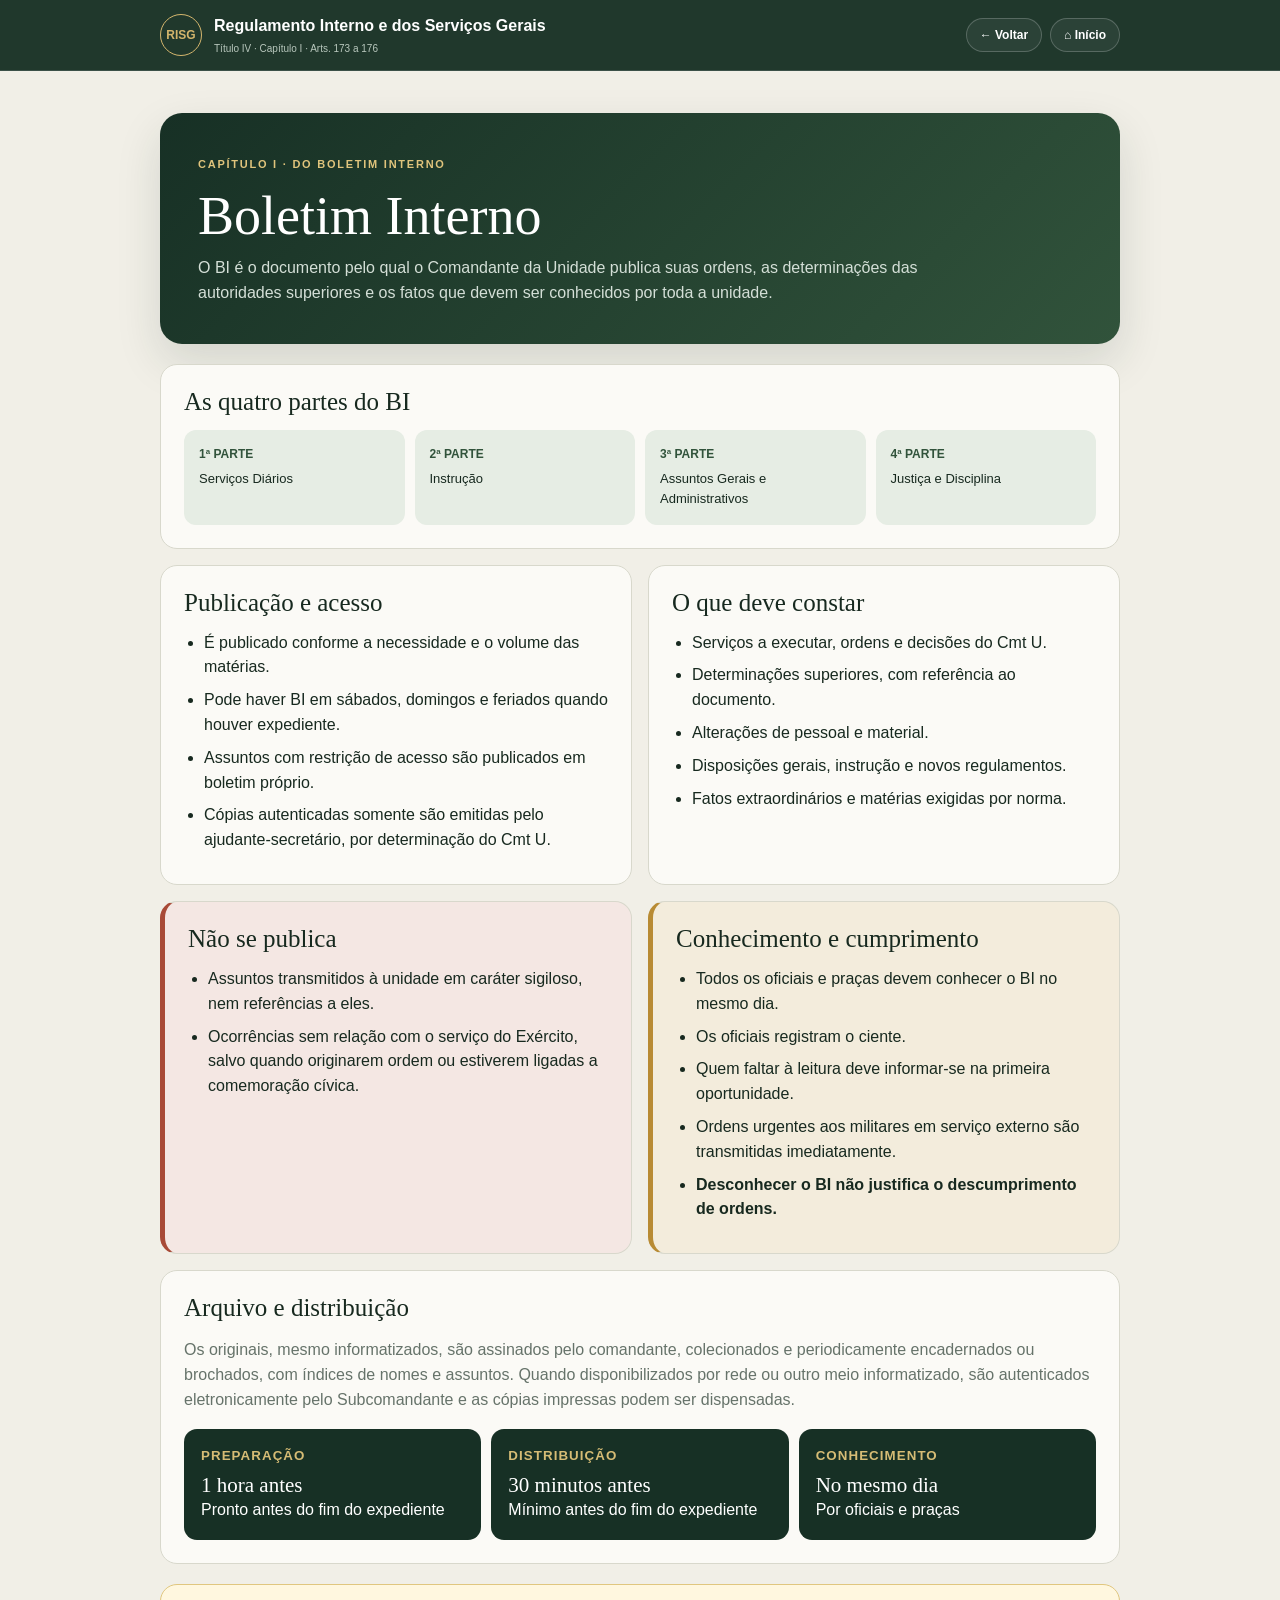
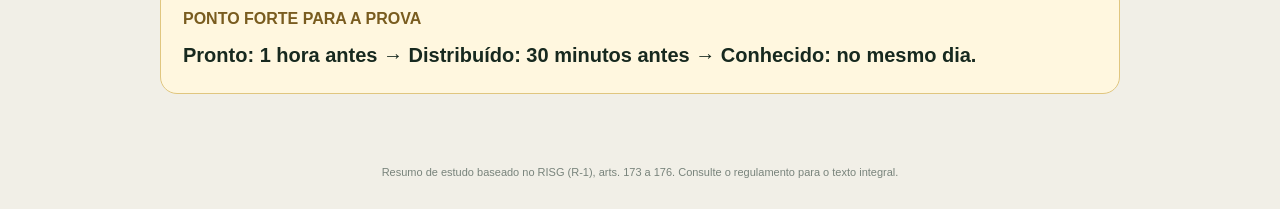
<file: risg.html>
<!doctype html>
<html lang="pt-BR">
<head>
<meta charset="utf-8">
<meta name="viewport" content="width=device-width,initial-scale=1">
<title>RISG — Do Boletim Interno</title>
<style>
:root{--green:#173025;--olive:#31533b;--cream:#f1efe7;--paper:#fbfaf6;--ink:#17291f;--muted:#66736a;--gold:#b88b34;--line:#d8d8cc;--red:#a84a37}
*{box-sizing:border-box}html{scroll-behavior:smooth}body{margin:0;background:var(--cream);color:var(--ink);font-family:Arial,sans-serif;line-height:1.55}
.top{position:sticky;top:0;z-index:10;background:#173025f5;color:#fff;border-bottom:1px solid #ffffff20}.top-inner{max-width:1000px;margin:auto;padding:14px 20px;display:flex;align-items:center;justify-content:space-between;gap:14px}
.brand{display:flex;align-items:center;gap:12px}.seal{width:42px;height:42px;border:1px solid #d3b56c;border-radius:50%;display:grid;place-items:center;color:#d3b56c;font-size:12px;font-weight:800}.brand b,.brand small{display:block}.brand small{font-size:10px;color:#b8c7bc;margin-top:2px}
.actions{display:flex;gap:8px}.actions a,.actions button{border:1px solid #ffffff35;background:#ffffff0d;color:#fff;text-decoration:none;border-radius:30px;padding:9px 13px;font:700 12px Arial;cursor:pointer}
main{max-width:1000px;margin:auto;padding:42px 20px 70px}.hero{background:linear-gradient(135deg,var(--green),var(--olive));color:#fff;border-radius:22px;padding:38px;margin-bottom:20px;box-shadow:0 18px 45px #17302522}.eyebrow{font-size:11px;letter-spacing:.16em;color:#e0c47c;font-weight:800}.hero h1{font:clamp(34px,6vw,54px) Georgia,serif;margin:9px 0}.hero p{max-width:720px;color:#d4dfd7;margin:0}
.grid{display:grid;grid-template-columns:1fr 1fr;gap:16px}.card{background:var(--paper);border:1px solid var(--line);border-radius:17px;padding:23px}.card h2{font:25px Georgia,serif;margin:0 0 14px}.card p{color:var(--muted)}.wide{grid-column:1/-1}
.parts{display:grid;grid-template-columns:repeat(4,1fr);gap:10px}.part{background:#e6ede4;border-radius:12px;padding:15px}.part b{display:block;color:var(--olive);font-size:12px}.part span{display:block;margin-top:6px;font-size:13px}
.list{margin:0;padding-left:20px}.list li{margin:8px 0}.not{border-left:5px solid var(--red);background:#f4e7e3}.strong{border-left:5px solid var(--gold);background:#f3ecdc}
.timeline{display:grid;grid-template-columns:repeat(3,1fr);gap:10px;margin-top:14px}.time{padding:17px;border-radius:13px;background:var(--green);color:#fff}.time small{display:block;color:#d6bc75;font-weight:bold;letter-spacing:.08em}.time strong{display:block;font:21px Georgia,serif;margin-top:7px}
.exam{margin-top:20px;background:#fff7df;border:1px solid #e0c67f;border-radius:17px;padding:22px}.exam b{color:#795c1f}.exam p{font-size:20px;margin:8px 0 0;font-weight:800}
footer{text-align:center;color:#78837b;font-size:11px;padding:0 20px 28px}
@media(max-width:700px){.top-inner{padding:10px 12px}.brand small{display:none}.actions button{display:none}.actions a{padding:9px 11px}.hero{padding:25px 20px;border-radius:17px}.hero h1{font-size:34px}.grid{grid-template-columns:1fr}.wide{grid-column:auto}.parts,.timeline{grid-template-columns:1fr 1fr}.card{padding:19px}main{padding:24px 14px 55px}.exam p{font-size:17px}}
@media(max-width:430px){.parts,.timeline{grid-template-columns:1fr}.brand b{font-size:13px}}
</style>
</head>
<body>
<header class="top"><div class="top-inner"><div class="brand"><div class="seal">RISG</div><div><b>Regulamento Interno e dos Serviços Gerais</b><small>Título IV · Capítulo I · Arts. 173 a 176</small></div></div><nav class="actions" aria-label="Navegação"><button type="button" onclick="history.back()">← Voltar</button><a href="index.html">⌂ Início</a></nav></div></header>
<main>
<section class="hero"><span class="eyebrow">CAPÍTULO I · DO BOLETIM INTERNO</span><h1>Boletim Interno</h1><p>O BI é o documento pelo qual o Comandante da Unidade publica suas ordens, as determinações das autoridades superiores e os fatos que devem ser conhecidos por toda a unidade.</p></section>
<div class="grid">
<section class="card wide"><h2>As quatro partes do BI</h2><div class="parts"><div class="part"><b>1ª PARTE</b><span>Serviços Diários</span></div><div class="part"><b>2ª PARTE</b><span>Instrução</span></div><div class="part"><b>3ª PARTE</b><span>Assuntos Gerais e Administrativos</span></div><div class="part"><b>4ª PARTE</b><span>Justiça e Disciplina</span></div></div></section>
<section class="card"><h2>Publicação e acesso</h2><ul class="list"><li>É publicado conforme a necessidade e o volume das matérias.</li><li>Pode haver BI em sábados, domingos e feriados quando houver expediente.</li><li>Assuntos com restrição de acesso são publicados em boletim próprio.</li><li>Cópias autenticadas somente são emitidas pelo ajudante-secretário, por determinação do Cmt U.</li></ul></section>
<section class="card"><h2>O que deve constar</h2><ul class="list"><li>Serviços a executar, ordens e decisões do Cmt U.</li><li>Determinações superiores, com referência ao documento.</li><li>Alterações de pessoal e material.</li><li>Disposições gerais, instrução e novos regulamentos.</li><li>Fatos extraordinários e matérias exigidas por norma.</li></ul></section>
<section class="card not"><h2>Não se publica</h2><ul class="list"><li>Assuntos transmitidos à unidade em caráter sigiloso, nem referências a eles.</li><li>Ocorrências sem relação com o serviço do Exército, salvo quando originarem ordem ou estiverem ligadas a comemoração cívica.</li></ul></section>
<section class="card strong"><h2>Conhecimento e cumprimento</h2><ul class="list"><li>Todos os oficiais e praças devem conhecer o BI no mesmo dia.</li><li>Os oficiais registram o ciente.</li><li>Quem faltar à leitura deve informar-se na primeira oportunidade.</li><li>Ordens urgentes aos militares em serviço externo são transmitidas imediatamente.</li><li><b>Desconhecer o BI não justifica o descumprimento de ordens.</b></li></ul></section>
<section class="card wide"><h2>Arquivo e distribuição</h2><p>Os originais, mesmo informatizados, são assinados pelo comandante, colecionados e periodicamente encadernados ou brochados, com índices de nomes e assuntos. Quando disponibilizados por rede ou outro meio informatizado, são autenticados eletronicamente pelo Subcomandante e as cópias impressas podem ser dispensadas.</p><div class="timeline"><div class="time"><small>PREPARAÇÃO</small><strong>1 hora antes</strong><span>Pronto antes do fim do expediente</span></div><div class="time"><small>DISTRIBUIÇÃO</small><strong>30 minutos antes</strong><span>Mínimo antes do fim do expediente</span></div><div class="time"><small>CONHECIMENTO</small><strong>No mesmo dia</strong><span>Por oficiais e praças</span></div></div></section>
</div>
<section class="exam"><b>PONTO FORTE PARA A PROVA</b><p>Pronto: 1 hora antes → Distribuído: 30 minutos antes → Conhecido: no mesmo dia.</p></section>
</main>
<footer>Resumo de estudo baseado no RISG (R-1), arts. 173 a 176. Consulte o regulamento para o texto integral.</footer>
</body>
</html>
</file>
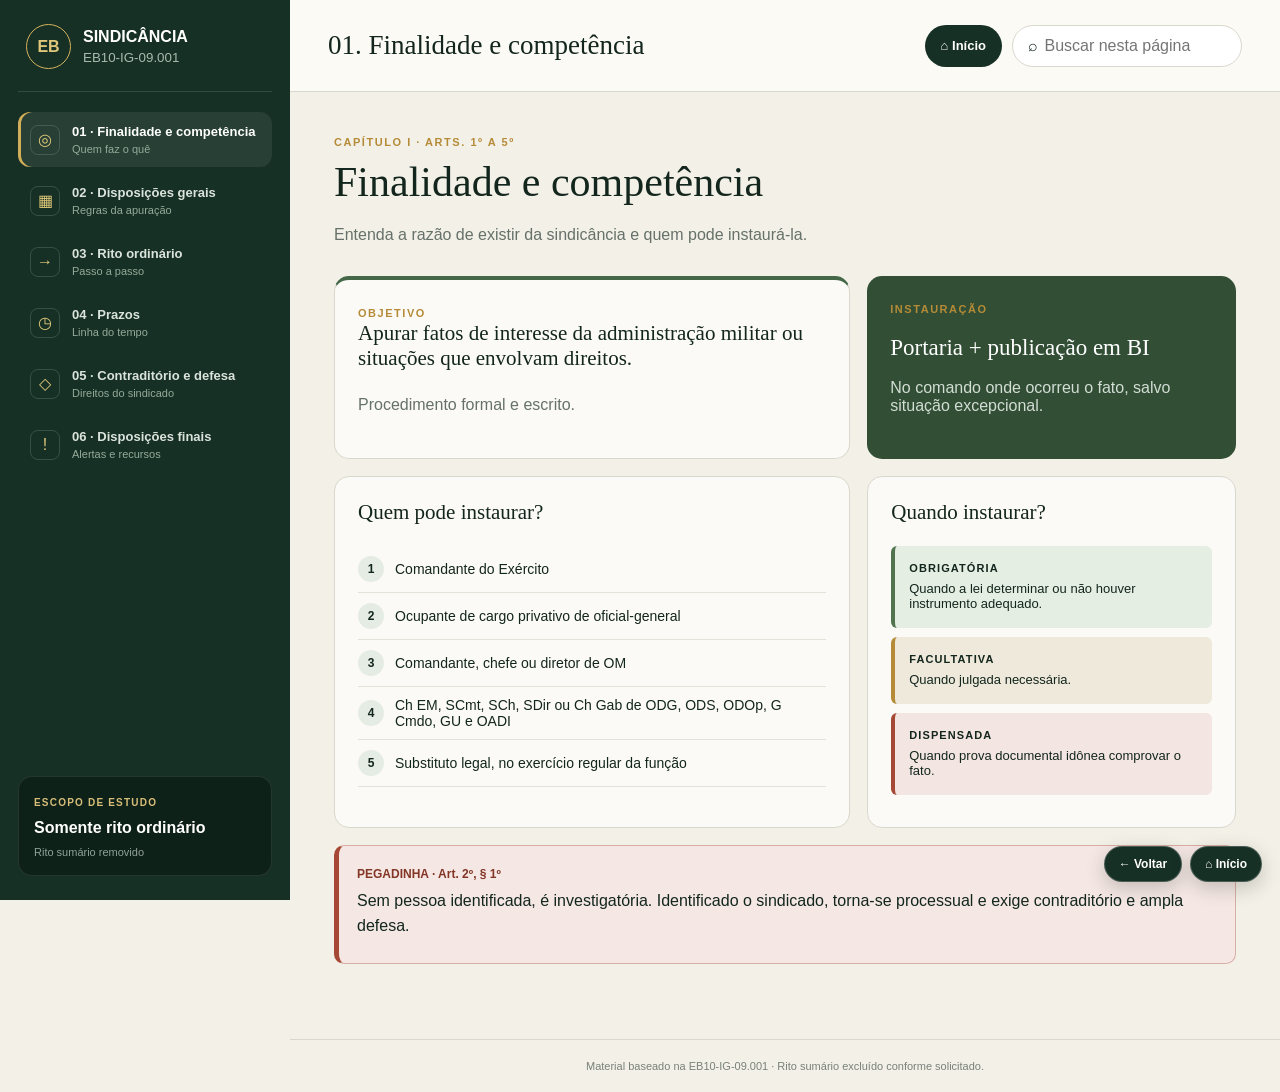
<file: sindicancia.html>
<!doctype html><html lang="pt-BR"><head><meta charset="utf-8"><meta name="viewport" content="width=device-width,initial-scale=1"><title>Sindicância EB10-IG-09.001</title>
<style>
:root{--ink:#13261d;--green:#173025;--olive:#324f36;--cream:#f3f0e7;--paper:#fbfaf6;--line:#d8d8cc;--gold:#b58b37;--red:#a54936}*{box-sizing:border-box}body{margin:0;background:var(--cream);color:var(--ink);font-family:Arial,sans-serif}button,input{font:inherit}button{cursor:pointer}.app{min-height:100vh;display:grid;grid-template-columns:290px 1fr}.side{position:sticky;top:0;height:100vh;background:var(--green);color:#fff;padding:24px 18px;display:flex;flex-direction:column}.brand{display:flex;gap:12px;align-items:center;padding:0 8px 22px;border-bottom:1px solid #ffffff20}.crest{width:45px;height:45px;border:1px solid #d3b15b;border-radius:50%;display:grid;place-items:center;color:#dfc879;font-weight:800}.brand strong,.brand small{display:block}.brand small{color:#a9b9ad;margin-top:4px}.nav{display:grid;gap:6px;padding:20px 0}.nav button{display:flex;gap:12px;align-items:center;text-align:left;border:0;border-radius:12px;background:transparent;color:#dbe4dc;padding:12px}.nav button.active{background:#ffffff12;box-shadow:inset 3px 0 #d2ae58;color:#fff}.nav b,.nav small{display:block}.nav b{font-size:13px}.nav small{font-size:11px;color:#94aa9a;margin-top:4px}.ico{width:30px;height:30px;border:1px solid #ffffff25;border-radius:8px;display:grid;place-items:center;color:#dfc879}.scope{margin-top:auto;background:#0e2119;border:1px solid #ffffff18;padding:15px;border-radius:14px}.scope b{font-size:10px;color:#d8be78;letter-spacing:.12em}.scope p{margin:9px 0 5px;font-weight:bold}.scope span{font-size:11px;color:#91a298}.work{min-width:0}.top{height:92px;padding:18px 38px;background:#fbfaf6f0;border-bottom:1px solid var(--line);display:flex;justify-content:space-between;align-items:center;position:sticky;top:0;z-index:5}.top h1{font:27px Georgia,serif;margin:0}.kicker{display:none}.top-actions{display:flex;align-items:center;gap:10px}.top-home{display:inline-flex;align-items:center;justify-content:center;min-height:42px;padding:0 16px;border-radius:40px;background:var(--green);color:#fff;text-decoration:none;font-size:13px;font-weight:700;white-space:nowrap}.top-home:hover{background:var(--olive)}.search{border:1px solid var(--line);border-radius:40px;background:#fff;padding:10px 15px;width:230px}.search input{border:0;outline:0;width:180px;background:transparent}.tabs{display:none}.content{max-width:1120px;margin:auto;padding:40px 44px 75px}.head{margin-bottom:28px}.head span,.label{font-size:11px;font-weight:bold;letter-spacing:.14em;color:var(--gold)}.head h2{font:42px Georgia,serif;margin:8px 0}.head p,.muted{color:#657169;line-height:1.65}.grid2{display:grid;grid-template-columns:1.4fr 1fr;gap:17px;margin-bottom:17px}.card{background:var(--paper);border:1px solid var(--line);border-radius:15px;padding:23px}.purpose{border-top:4px solid #456747}.purpose h3{font:24px/1.35 Georgia,serif}.dark{background:var(--olive);color:#fff;border:0}.dark p{color:#d2ddd4}.dark strong{display:block;font:23px Georgia,serif;margin:18px 0}.card h3{font:21px Georgia,serif;margin-top:0}.authority{list-style:none;padding:0;margin:0}.authority li{display:flex;gap:11px;align-items:center;padding:10px 0;border-bottom:1px solid #e2e2d9;font-size:14px}.authority i{font-style:normal;min-width:26px;height:26px;border-radius:50%;background:#e5ece3;display:grid;place-items:center;font-size:12px;font-weight:bold}.condition{padding:12px 14px;border-left:4px solid;border-radius:6px;margin:9px 0}.condition b{font-size:11px;letter-spacing:.1em}.condition p{font-size:13px;margin:5px 0}.good{background:#e5eee3;border-color:#50744e}.warn{background:#eee9db;border-color:var(--gold)}.bad{background:#f3e5e1;border-color:var(--red)}.callout{margin-top:17px;background:#f5e8e4;border:1px solid #d9aea4;border-left:5px solid var(--red);padding:18px;border-radius:10px}.callout b{font-size:12px;color:#833526}.callout p{margin:7px 0;line-height:1.55}.cards{display:grid;grid-template-columns:repeat(3,1fr);gap:12px}.person{background:var(--paper);border:1px solid var(--line);border-radius:13px;padding:17px}.person span{font-size:11px;color:var(--gold)}.person h4{margin:8px 0 5px}.person p{font-size:13px;color:#69746c;margin:0;line-height:1.5}.topics{display:grid;grid-template-columns:1fr 1fr;gap:15px;margin-top:18px}.flow{display:grid;gap:9px}.flow button{display:grid;grid-template-columns:42px 1fr auto;align-items:center;text-align:left;border:1px solid var(--line);background:var(--paper);border-radius:12px;padding:14px}.flow button.done{background:#e4eee3}.num{width:31px;height:31px;border-radius:50%;background:var(--olive);color:#fff;display:grid;place-items:center;font-size:11px}.flow b,.flow small{display:block}.flow small{color:#69756c;margin-top:4px}.flow em{font-size:11px;color:#89928b;font-style:normal}.report,.formula{background:var(--green);color:#fff;border-radius:16px;padding:23px;margin-top:20px}.report{display:grid;grid-template-columns:1fr 1.2fr;gap:20px}.report h3{font-size:29px;margin:8px 0}.report ul{margin:0;display:grid;grid-template-columns:1fr 1fr;gap:9px;list-style:none;padding:0}.report li{background:#ffffff0d;border-radius:8px;padding:10px;font-size:12px}.report li b{display:block;color:#dfc879}.timeline{display:grid;gap:9px}.deadline{display:grid;grid-template-columns:145px 1fr auto;align-items:center;gap:16px;background:var(--paper);border:1px solid var(--line);border-radius:12px;padding:14px}.time{background:#e4ebe3;border-radius:30px;padding:8px;text-align:center;font-weight:bold;font-size:12px}.deadline h3{font-size:15px;margin:0}.deadline p{font-size:12px;color:#68746b;margin:4px 0}.deadline>small{color:#78847b}.formula{text-align:center}.formula strong{display:block;font-size:27px;margin:10px}.rights{display:grid;grid-template-columns:repeat(3,1fr);gap:10px}.right{background:var(--paper);border:1px solid var(--line);padding:14px;border-radius:10px;font-size:13px}.right span{display:inline-grid;place-items:center;width:22px;height:22px;border-radius:50%;background:#456747;color:#fff;margin-right:8px}.decision{display:grid;grid-template-columns:1fr 1fr;gap:12px;margin:20px 0}.decision div{padding:18px;border:1px solid var(--line);border-radius:12px;background:#e3ece2}.decision .no{background:#eee8dc}.alerts{display:grid;gap:11px}.alert{display:grid;grid-template-columns:42px 1fr auto;gap:14px;align-items:center;background:var(--paper);border:1px solid var(--line);border-left:5px solid var(--red);padding:17px;border-radius:11px}.alert:nth-child(2){border-left-color:var(--gold)}.alert:nth-child(3){border-left-color:#315f73}.alert h3{margin:0;font-size:16px}.alert p{font-size:13px;line-height:1.5;color:#647068;margin:5px 0}.final{display:grid;grid-template-columns:repeat(3,1fr);gap:12px;margin-top:17px}.final div{background:var(--green);color:#fff;padding:17px;border-radius:11px}.final b,.final small{display:block;color:#d8bd78;font-size:10px}.final strong{display:block;margin:10px 0;font-size:14px}footer{text-align:center;border-top:1px solid var(--line);padding:20px;color:#788179;font-size:11px}
@media(max-width:850px){.app{display:block}.side{display:none}.top{height:80px;padding:12px 16px}.top h1{font-size:20px}.kicker{display:block;font-size:9px;color:#78847b;margin-bottom:4px}.top-actions{gap:7px}.top-home{min-height:40px;padding:0 13px;font-size:12px}.search{width:42px;padding:9px}.search input{display:none}.tabs{display:flex;position:sticky;top:80px;z-index:4;background:var(--paper);border-bottom:1px solid var(--line);gap:7px;padding:9px 13px;overflow:auto}.tabs button{min-width:37px;height:37px;border-radius:50%;border:1px solid var(--line);background:#fff;color:var(--olive);font-weight:bold}.tabs button.active{background:var(--olive);color:#fff}.content{padding:26px 15px 55px}.head h2{font-size:31px}.grid2,.topics,.report{grid-template-columns:1fr}.cards,.rights{grid-template-columns:repeat(2,1fr)}.deadline{grid-template-columns:100px 1fr}.deadline>small{display:none}.final{grid-template-columns:1fr}.alert{grid-template-columns:35px 1fr}.alert>b{grid-column:2}.flow button{grid-template-columns:38px 1fr}.flow em{display:none}}@media(max-width:500px){.cards,.rights,.decision{grid-template-columns:1fr}.report ul{grid-template-columns:1fr}.deadline{grid-template-columns:90px 1fr;padding:11px 9px;gap:8px}.formula strong{font-size:20px}}
.page-actions{position:fixed;right:18px;bottom:18px;z-index:20;display:flex;gap:8px}.page-actions a,.page-actions button{border:1px solid #ffffff35;background:#173025;color:#fff;text-decoration:none;border-radius:30px;padding:10px 14px;font:700 12px Arial,sans-serif;box-shadow:0 6px 20px #0003}.page-actions button{cursor:pointer}@media(max-width:850px){.page-actions{right:12px;bottom:max(12px,env(safe-area-inset-bottom))}.page-actions a,.page-actions button{padding:9px 12px;font-size:11px}}</style></head><body><nav class="page-actions" aria-label="Navegação"><button type="button" onclick="history.back()">← Voltar</button><a href="index.html">⌂ Início</a></nav><div id="app"></div>
<script>
const chapters=[['competencia','01','Finalidade e competência','Quem faz o quê','◎'],['gerais','02','Disposições gerais','Regras da apuração','▦'],['rito','03','Rito ordinário','Passo a passo','→'],['prazos','04','Prazos','Linha do tempo','◷'],['defesa','05','Contraditório e defesa','Direitos do sindicado','◇'],['finais','06','Disposições finais','Alertas e recursos','!']];
let active='competencia',query='',checked=new Set();
const authorities=['Comandante do Exército','Ocupante de cargo privativo de oficial-general','Comandante, chefe ou diretor de OM','Ch EM, SCmt, SCh, SDir ou Ch Gab de ODG, ODS, ODOp, G Cmdo, GU e OADI','Substituto legal, no exercício regular da função'];
const participants=[['Autoridade nomeante','Militar competente que instaura e soluciona'],['Sindicante','Encarregado da sindicância'],['Sindicado','Pessoa cujos direitos podem ser afetados'],['Testemunha','Relata o que sabe sobre o fato'],['Técnico','Realiza exame ou emite parecer'],['Denunciante ou ofendido','Provoca a ação da administração']];
const flow=[['Abertura','Lavrar o termo de abertura.'],['Organização','Documentos em ordem cronológica; folhas numeradas e rubricadas.'],['Identificação','Capa com NUP, sindicante, sindicado e objeto.'],['Despachos','Regular e coordenar as ações.'],['Notificação','Dar ciência do fato, inquirição, defesa e provas.'],['Instrução','Colher documentos, depoimentos, perícias e provas.'],['Vista e finais','Encerrar instrução e abrir vista para alegações finais.'],['Relatório','Introdução, diligências, expositiva e conclusiva.'],['Remessa','Termo de encerramento e envio à autoridade.'],['Solução','Decisão explícita, clara, coerente e motivada.']];
const deadlines=[['30 dias corridos','Conclusão inicial','Começa no recebimento da portaria pelo sindicante.','Art. 30'],['+ 20 dias','Prorrogação','Pedido fundamentado; sucessivas apenas excepcionalmente.','Arts. 30–31'],['48 horas antes','Pedir prorrogação','Antecedência mínima do fim do prazo.','Art. 31'],['3 dias úteis','Notificação de diligência','Antecedência mínima para acompanhar a instrução.','Art. 32'],['3 dias úteis','Defesa prévia','Contados da inquirição.','Art. 33'],['5 dias corridos','Alegações finais','Após vista dos autos.','Art. 33'],['10 dias úteis','Solução','Após recebimento dos autos pela autoridade.','Art. 34'],['até 20 dias','Diligência complementar','Prazo corrido e prorrogável fundamentadamente.','Art. 34'],['5 dias úteis','Reconsideração ou recurso','Do dia imediato à ciência da decisão.','Art. 40']];
const rights=['Acompanhar o processo','Apresentar defesa prévia','Apresentar alegações finais','Arrolar testemunhas','Assistir aos depoimentos','Solicitar reinquirições','Requerer perícias','Juntar documentos','Obter cópias dos autos','Formular quesitos','Constituir advogado','Requerer medidas de defesa'];
const head=(e,t,p)=>`<header class="head"><span>${e}</span><h2>${t}</h2><p>${p}</p></header>`;
function page(){if(active==='competencia')return head('CAPÍTULO I · ARTS. 1º A 5º','Finalidade e competência','Entenda a razão de existir da sindicância e quem pode instaurá-la.')+`<div class="grid2"><div class="card purpose"><span class="label">OBJETIVO</span><h3>Apurar fatos de interesse da administração militar ou situações que envolvam direitos.</h3><p class="muted">Procedimento formal e escrito.</p></div><div class="card dark"><span class="label">INSTAURAÇÃO</span><strong>Portaria + publicação em BI</strong><p>No comando onde ocorreu o fato, salvo situação excepcional.</p></div></div><div class="grid2"><div class="card"><h3>Quem pode instaurar?</h3><ol class="authority">${authorities.map((x,i)=>`<li><i>${i+1}</i>${x}</li>`).join('')}</ol></div><div class="card"><h3>Quando instaurar?</h3><div class="condition good"><b>OBRIGATÓRIA</b><p>Quando a lei determinar ou não houver instrumento adequado.</p></div><div class="condition warn"><b>FACULTATIVA</b><p>Quando julgada necessária.</p></div><div class="condition bad"><b>DISPENSADA</b><p>Quando prova documental idônea comprovar o fato.</p></div></div></div><div class="callout"><b>PEGADINHA · Art. 2º, § 1º</b><p>Sem pessoa identificada, é investigatória. Identificado o sindicado, torna-se processual e exige contraditório e ampla defesa.</p></div>`;
if(active==='gerais')return head('CAPÍTULO II · ARTS. 6º A 23','As regras da apuração','Participantes, depoimentos, testemunhas e publicidade organizados por tema.')+`<div class="cards">${participants.map((x,i)=>`<div class="person"><span>0${i+1}</span><h4>${x[0]}</h4><p>${x[1]}</p></div>`).join('')}</div><div class="topics"><div class="card"><h3>Ordem das oitivas</h3><p><b>Denunciante/ofendido → testemunhas destes → testemunhas do sindicado.</b></p><p class="muted">Testemunhas individualmente; divergência permite acareação.</p></div><div class="card"><h3>Regras numéricas</h3><p><b>3</b> testemunhas por parte<br><b>8h–18h</b> horário normal<br><b>4h</b> antes de descanso de 30 min<br><b>3 dias úteis</b> para quesitos em precatória</p></div><div class="card"><h3>Sindicante</h3><p class="muted">Oficial, aspirante, subtenente ou sargento aperfeiçoado, de maior precedência que o sindicado.</p></div><div class="card"><h3>Publicidade e sigilo</h3><p class="muted">Em regra, ostensiva. O sigilo não restringe o sindicado nem seu advogado.</p></div></div>`;
if(active==='rito'){let list=flow.map((x,i)=>[x,i]).filter(x=>!query||x[0].join(' ').toLowerCase().includes(query.toLowerCase()));return head('CAPÍTULO III · ARTS. 24 A 26','Rito ordinário, passo a passo','Toque em uma etapa para marcá-la como revisada.')+`<div class="flow">${list.map(([x,i])=>`<button data-check="${i}" class="${checked.has(i)?'done':''}"><span class="num">${checked.has(i)?'✓':String(i+1).padStart(2,'0')}</span><span><b>${x[0]}</b><small>${x[1]}</small></span><em>Art. ${i<9?'24':'25'}</em></button>`).join('')}</div><div class="report"><div><span class="label">RELATÓRIO EM 4 PARTES</span><h3>I · D · E · C</h3><p>Introdução → Diligências → Expositiva → Conclusiva</p></div><ul><li><b>Introdução</b>ordem, fato e identificação</li><li><b>Diligências</b>ações realizadas</li><li><b>Expositiva</b>fatos e provas</li><li><b>Conclusiva</b>parecer e providências</li></ul></div>`}
if(active==='prazos')return head('CAPÍTULO V · ARTS. 29 A 34','Linha do tempo dos prazos','Exclua o dia inicial e inclua o vencimento; início e fim em dia de expediente.')+`<div class="timeline">${deadlines.filter(d=>!query||d.join(' ').toLowerCase().includes(query.toLowerCase())).map(d=>`<div class="deadline"><div class="time">${d[0]}</div><div><h3>${d[1]}</h3><p>${d[2]}</p></div><small>${d[3]}</small></div>`).join('')}</div><div class="formula"><span class="label">ESPINHA DORSAL</span><strong>30 + 20 · 3 · 3 · 5 · 10</strong><small>Conclusão + prorrogação · diligência · defesa · finais · solução</small></div>`;
if(active==='defesa')return head('CAPÍTULO VI · ARTS. 35 A 38','Contraditório e ampla defesa','Direitos do sindicado, dispensa e limites ao pedido de prova.')+`<div class="rights">${rights.filter(x=>!query||x.toLowerCase().includes(query.toLowerCase())).map(x=>`<div class="right"><span>✓</span><b>${x}</b></div>`).join('')}</div><div class="decision"><div><small>EXISTE SINDICADO</small><h3>Contraditório + ampla defesa</h3></div><div class="no"><small>NÃO EXISTE</small><h3>Dispensados os prazos de defesa</h3><p>Surgindo indícios contra alguém, notifique-o como sindicado.</p></div></div><div class="grid2"><div class="card"><h3>Indeferimento</h3><p class="muted">Decisão fundamentada: pedido ilícito, impertinente, desnecessário, protelatório ou sem interesse.</p></div><div class="card"><h3>Advogado</h3><p class="muted">Acompanha os atos; nas oitivas, pergunta ao final por intermédio do sindicante.</p></div></div>`;
return head('CAPÍTULO VII · ARTS. 39 A 44','Alertas, consequências e recursos','Regras que mudam o desfecho e aparecem como ressalvas de prova.')+`<div class="alerts"><div class="alert"><span>01</span><div><h3>Transgressão disciplinar</h3><p>Antes de medida disciplinar, é obrigatório apresentar FATD. O relatório serve como peça acusatória.</p></div><b>Art. 39</b></div><div class="alert"><span>02</span><div><h3>Notificação da solução</h3><p>Sindicado e denunciante ou ofendido devem ser notificados.</p></div><b>Art. 39</b></div><div class="alert"><span>03</span><div><h3>Reconsideração ou recurso</h3><p>Sem efeito suspensivo; prazo de 5 dias úteis.</p></div><b>Art. 40</b></div><div class="alert"><span>04</span><div><h3>Denúncia sem provas ou indícios</h3><p>Não instaura sindicância; admite verificação sumária, sem juntar a denúncia.</p></div><b>Art. 41</b></div></div><div class="final"><div><b>CASOS OMISSOS</b><strong>Comandante do Exército</strong><small>Art. 42</small></div><div><b>ANEXOS</b><strong>Exemplificativos e adaptáveis</strong><small>Art. 43</small></div><div><b>TRANSIÇÃO</b><strong>Portarias anteriores a 1º jan. 2025</strong><small>Art. 44</small></div></div>`}
function render(){let c=chapters.find(x=>x[0]===active);document.getElementById('app').innerHTML=`<div class="app"><aside class="side"><div class="brand"><div class="crest">EB</div><div><strong>SINDICÂNCIA</strong><small>EB10-IG-09.001</small></div></div><nav class="nav">${chapters.map(x=>`<button data-id="${x[0]}" class="${x[0]===active?'active':''}"><span class="ico">${x[4]}</span><span><b>${x[1]} · ${x[2]}</b><small>${x[3]}</small></span></button>`).join('')}</nav><div class="scope"><b>ESCOPO DE ESTUDO</b><p>Somente rito ordinário</p><span>Rito sumário removido</span></div></aside><section class="work"><header class="top"><div><span class="kicker">SINDICÂNCIA · EB10-IG-09.001</span><h1>${c[1]}. ${c[2]}</h1></div><div class="top-actions"><a class="top-home" href="index.html" aria-label="Voltar à página inicial">⌂ Início</a><label class="search">⌕ <input id="search" value="${query}" placeholder="Buscar nesta página"></label></div></header><nav class="tabs">${chapters.map(x=>`<button data-id="${x[0]}" class="${x[0]===active?'active':''}">${x[1]}</button>`).join('')}</nav><article class="content">${page()}</article><footer>Material baseado na EB10-IG-09.001 · Rito sumário excluído conforme solicitado.</footer></section></div>`;document.querySelectorAll('[data-id]').forEach(b=>b.onclick=()=>{active=b.dataset.id;query='';render()});let s=document.getElementById('search');s.oninput=e=>{query=e.target.value;let pos=e.target.selectionStart;render();let n=document.getElementById('search');n.focus();n.setSelectionRange(pos,pos)};document.querySelectorAll('[data-check]').forEach(b=>b.onclick=()=>{let i=+b.dataset.check;checked.has(i)?checked.delete(i):checked.add(i);render()})}render();
</script></body></html>
</file>
<file: css/style.css>
/* ADM — base visual compartilhada
   Componentes comuns para todas as páginas do portal. */

:root {
  --adm-green: #173025;
  --adm-green-2: #31533b;
  --adm-gold: #d3b56c;
  --adm-bg: #f1efe7;
  --adm-paper: #fbfaf6;
  --adm-ink: #17291f;
  --adm-muted: #66736a;
  --adm-line: #d8d8cc;
  --adm-red: #a84a37;
  --adm-blue: #315f73;
  --adm-highlight: #fff1a8;

  /* aliases para manter compatibilidade com as páginas existentes */
  --g: var(--adm-green);
  --green: var(--adm-green);
  --g2: var(--adm-green-2);
  --olive: var(--adm-green-2);
  --gold: var(--adm-gold);
  --cream: var(--adm-bg);
  --bg: var(--adm-bg);
  --paper: var(--adm-paper);
  --ink: var(--adm-ink);
  --muted: var(--adm-muted);
  --line: var(--adm-line);
  --red: var(--adm-red);
  --hl: var(--adm-highlight);
}

html { scroll-behavior: smooth; }
* { box-sizing: border-box; }
body { margin: 0; font-family: Arial, sans-serif; }
button, input { font: inherit; }
button { cursor: pointer; }

/* Navegação padrão */
.adm-actions,
.page-actions {
  display: flex;
  gap: 8px;
}
.adm-actions a,
.adm-actions button,
.page-actions a,
.page-actions button {
  border: 1px solid #ffffff35;
  background: var(--adm-green);
  color: #fff;
  text-decoration: none;
  border-radius: 30px;
  padding: 9px 13px;
  font: 700 12px Arial, sans-serif;
  cursor: pointer;
}

/* Componentes semânticos de estudo */
.study-box {
  border: 1px solid var(--adm-line);
  border-left: 5px solid var(--adm-green-2);
  background: var(--adm-paper);
  border-radius: 12px;
  padding: 16px 18px;
  margin: 14px 0;
}
.study-box > strong:first-child {
  display: block;
  margin-bottom: 7px;
  font-size: 11px;
  letter-spacing: .08em;
}
.study-box p:last-child { margin-bottom: 0; }

.regra { border-left-color: var(--adm-green-2); background: #e5eee3; }
.excecao { border-left-color: var(--adm-blue); background: #e7eef1; }
.pegadinha { border-left-color: var(--adm-red); background: #f4e7e3; }
.decore { border-left-color: var(--adm-gold); background: #fff7df; }
.prazo { border-left-color: var(--adm-gold); background: #f3ecdc; }

.regra > strong:first-child { color: var(--adm-green-2); }
.excecao > strong:first-child { color: var(--adm-blue); }
.pegadinha > strong:first-child { color: var(--adm-red); }
.decore > strong:first-child,
.prazo > strong:first-child { color: #795c1f; }

/* Chips / etiquetas */
.adm-tag {
  display: inline-block;
  background: #e2eadf;
  color: var(--adm-green-2);
  border-radius: 30px;
  padding: 5px 9px;
  font-size: 10px;
  font-weight: 800;
  letter-spacing: .04em;
}

/* Cards compartilhados para novas páginas/refatorações */
.adm-card {
  background: var(--adm-paper);
  border: 1px solid var(--adm-line);
  border-radius: 17px;
  padding: 20px;
}
.adm-card h2,
.adm-card h3 { margin-top: 0; }

/* Linha de prazo reutilizável */
.adm-deadline {
  display: grid;
  grid-template-columns: 1fr auto;
  gap: 10px;
  align-items: center;
  border-bottom: 1px solid var(--adm-line);
  padding: 9px 0;
}
.adm-deadline strong { color: var(--adm-red); }

/* Destaque para memorização */
.adm-memory {
  padding: 12px 14px;
  border-radius: 11px;
  background: var(--adm-green);
  color: #fff;
  line-height: 1.5;
}

/* Acessibilidade */
a:focus-visible,
button:focus-visible,
input:focus-visible {
  outline: 3px solid var(--adm-gold);
  outline-offset: 3px;
}

@media (max-width: 700px) {
  .adm-card { padding: 17px; border-radius: 15px; }
  .adm-deadline { grid-template-columns: 1fr; }
  .adm-actions a,
  .adm-actions button,
  .page-actions a,
  .page-actions button { padding: 9px 11px; font-size: 11px; }
}
</file>
